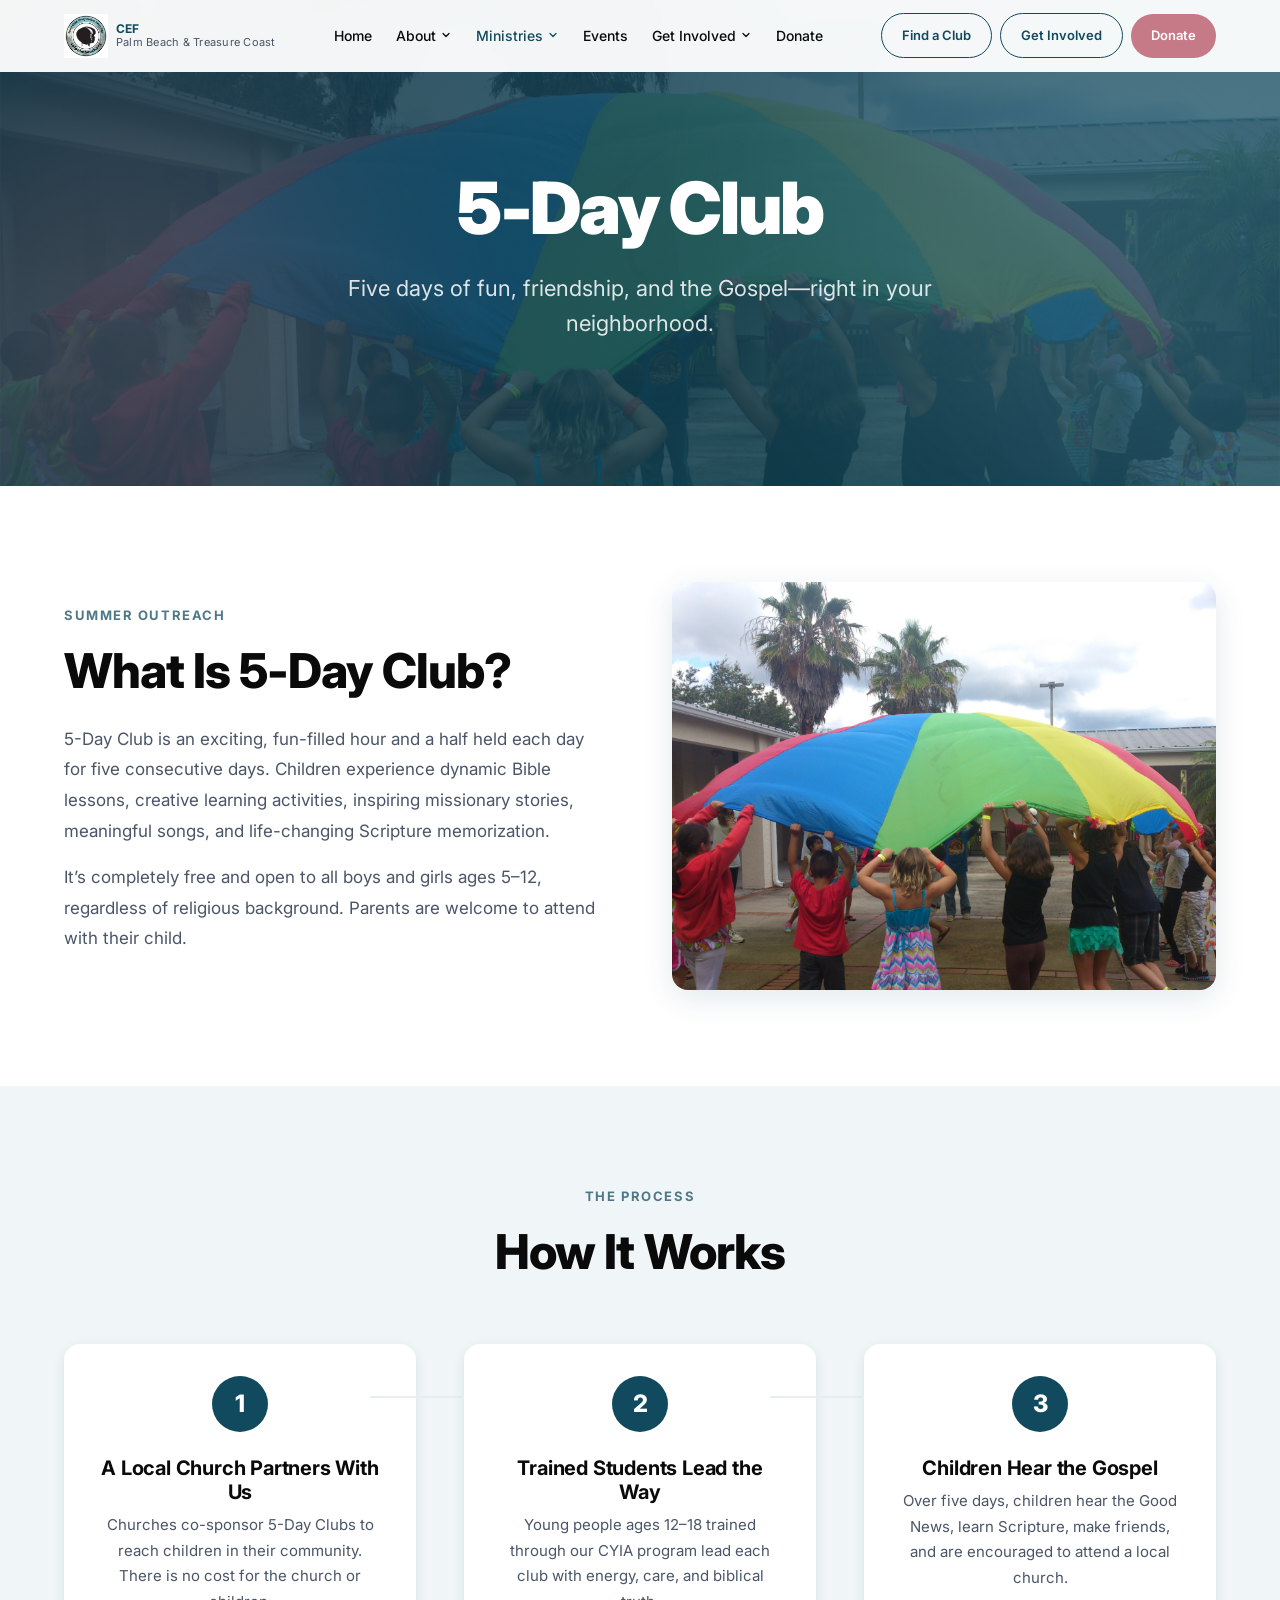
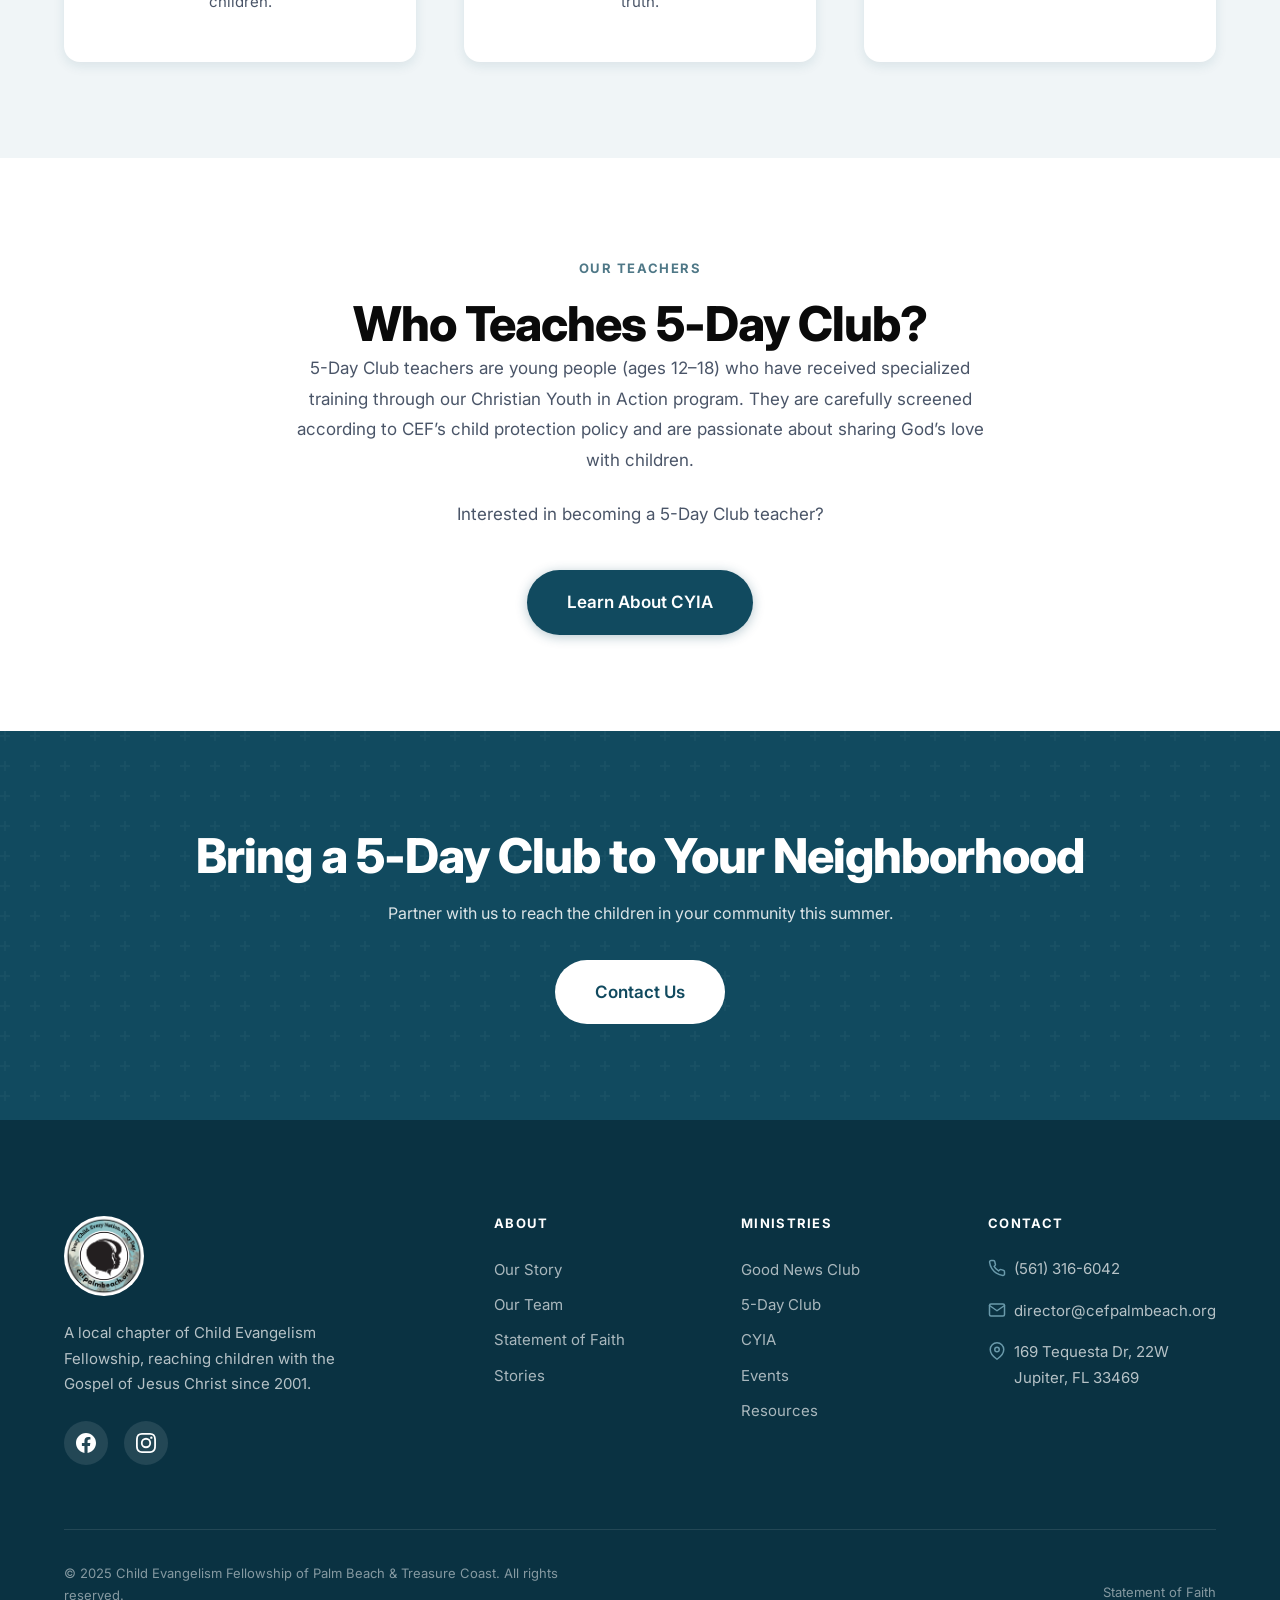
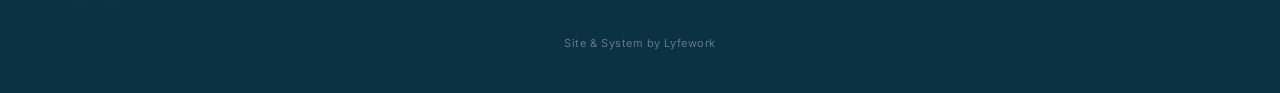
<file: pages/5-day-club.html>
<!DOCTYPE html>
<html lang="en">
<head>
  <meta charset="UTF-8">
  <meta name="viewport" content="width=device-width, initial-scale=1.0">
  <title>5-Day Club | Summer Outreach | CEF Palm Beach</title>
  <meta name="description" content="5-Day Club brings exciting Bible lessons, songs, and activities to children ages 5-12 during five consecutive summer days across Palm Beach County.">
  <link rel="canonical" href="https://www.cefpalmbeach.org/pages/5-day-club.html">

  <!-- Open Graph -->
  <meta property="og:title" content="5-Day Club | Summer Outreach | CEF Palm Beach">
  <meta property="og:description" content="5-Day Club brings exciting Bible lessons, songs, and activities to children ages 5-12 during five consecutive summer days across Palm Beach County.">
  <meta property="og:type" content="website">
  <meta property="og:url" content="https://www.cefpalmbeach.org/pages/5-day-club.html">
  <meta property="og:image" content="https://www.cefpalmbeach.org/assets/images/5-day-club.jpg">
  <meta property="og:site_name" content="CEF Palm Beach &amp; Treasure Coast">

  <!-- Google Fonts -->
  <link rel="preconnect" href="https://fonts.googleapis.com">
  <link rel="preconnect" href="https://fonts.gstatic.com" crossorigin>
  <link href="https://fonts.googleapis.com/css2?family=Inter:wght@300;400;500;600;700;800;900&display=swap" rel="stylesheet">

  <!-- Styles -->
  <link rel="stylesheet" href="../css/styles.css">

  <!-- Page-Specific Styles -->
  <style>
    /* Two-Column Content Block */
    .content-split {
      display: grid;
      grid-template-columns: 1fr 1fr;
      gap: var(--space-3xl);
      align-items: center;
    }

    .content-split__text h2 {
      margin-bottom: var(--space-lg);
    }

    .content-split__text p {
      font-size: 1.0625rem;
      line-height: 1.8;
      color: var(--color-text-muted);
    }

    .content-split__image {
      border-radius: var(--radius-lg);
      overflow: hidden;
      box-shadow: var(--shadow-lg);
    }

    .content-split__image img {
      width: 100%;
      height: 100%;
      object-fit: cover;
      aspect-ratio: 4 / 3;
    }

    /* Steps Section */
    .steps {
      display: grid;
      grid-template-columns: repeat(3, 1fr);
      gap: var(--space-2xl);
      counter-reset: step-counter;
    }

    .step {
      text-align: center;
      padding: var(--space-xl);
      background: var(--color-white);
      border-radius: var(--radius-lg);
      box-shadow: var(--shadow-md);
      position: relative;
      transition: transform var(--duration-normal), box-shadow var(--duration-normal);
    }

    .step:hover {
      transform: translateY(-4px);
      box-shadow: var(--shadow-lg);
    }

    .step__number {
      counter-increment: step-counter;
      width: 56px;
      height: 56px;
      border-radius: 50%;
      background: var(--color-primary);
      color: var(--color-white);
      display: inline-flex;
      align-items: center;
      justify-content: center;
      font-size: 1.5rem;
      font-weight: 800;
      margin-bottom: var(--space-lg);
    }

    .step__title {
      font-size: 1.25rem;
      font-weight: 700;
      color: var(--color-text);
      margin-bottom: var(--space-sm);
    }

    .step__text {
      font-size: 0.9375rem;
      line-height: 1.7;
      color: var(--color-text-muted);
    }

    /* Who Teaches Section */
    .who-teaches {
      max-width: 720px;
      margin: 0 auto;
      text-align: center;
    }

    .who-teaches p {
      font-size: 1.0625rem;
      line-height: 1.8;
      color: var(--color-text-muted);
      margin-bottom: var(--space-lg);
    }

    .who-teaches .btn {
      margin-top: var(--space-md);
    }

    @media (max-width: 768px) {
      .content-split {
        grid-template-columns: 1fr;
        gap: var(--space-xl);
      }

      .content-split__image {
        order: -1;
      }

      .steps {
        grid-template-columns: 1fr;
        gap: var(--space-lg);
      }

      .content-split__text {
        text-align: center;
      }

      .content-split__text .btn {
        margin-left: auto;
        margin-right: auto;
      }

      .who-teaches {
        text-align: center;
      }

      .who-teaches .btn {
        margin-left: auto;
        margin-right: auto;
      }
    }
  </style>
</head>
<body>

  <!-- Skip Link -->
  <a href="#main-content" class="skip-link">Skip to main content</a>

  <!-- ============================================
       HEADER
       ============================================ -->
  <header class="header" role="banner">
    <div class="header__inner">
      <!-- Logo -->
      <a href="../index.html" class="header__logo" aria-label="CEF Palm Beach &amp; Treasure Coast - Home">
        <img src="../assets/images/logo.png" alt="CEF Palm Beach &amp; Treasure Coast" width="44" height="44">
        <div class="header__logo-text">
          CEF
          <span>Palm Beach &amp; Treasure Coast</span>
        </div>
      </a>

      <!-- Desktop Navigation -->
      <nav class="nav" aria-label="Main navigation">
        <ul class="nav__list">
          <li class="nav__item">
            <a href="../index.html" class="nav__link">Home</a>
          </li>
          <li class="nav__item">
            <a href="our-team.html" class="nav__link" aria-haspopup="true" aria-expanded="false">
              About
              <svg xmlns="http://www.w3.org/2000/svg" viewBox="0 0 24 24" fill="none" stroke="currentColor" stroke-width="2.5" stroke-linecap="round" stroke-linejoin="round" aria-hidden="true"><polyline points="6 9 12 15 18 9"></polyline></svg>
            </a>
            <ul class="nav__dropdown" role="menu">
              <li><a href="../index.html#mission" class="nav__dropdown-link" role="menuitem">Our Story</a></li>
              <li><a href="statement-of-faith.html" class="nav__dropdown-link" role="menuitem">Statement of Faith</a></li>
              <li><a href="our-team.html" class="nav__dropdown-link" role="menuitem">Our Team</a></li>
              <li><a href="stories.html" class="nav__dropdown-link" role="menuitem">Stories</a></li>
            </ul>
          </li>
          <li class="nav__item">
            <a href="ministries.html" class="nav__link nav__link--active" aria-haspopup="true" aria-expanded="false">
              Ministries
              <svg xmlns="http://www.w3.org/2000/svg" viewBox="0 0 24 24" fill="none" stroke="currentColor" stroke-width="2.5" stroke-linecap="round" stroke-linejoin="round" aria-hidden="true"><polyline points="6 9 12 15 18 9"></polyline></svg>
            </a>
            <ul class="nav__dropdown" role="menu">
              <li><a href="good-news-club.html" class="nav__dropdown-link" role="menuitem">Good News Club</a></li>
              <li><a href="5-day-club.html" class="nav__dropdown-link" role="menuitem">5-Day Club</a></li>
              <li><a href="cyia.html" class="nav__dropdown-link" role="menuitem">CYIA</a></li>
              <li><a href="nextgen.html" class="nav__dropdown-link" role="menuitem">NextGen</a></li>
            </ul>
          </li>
          <li class="nav__item">
            <a href="events.html" class="nav__link">Events</a>
          </li>
          <li class="nav__item">
            <a href="volunteer.html" class="nav__link" aria-haspopup="true" aria-expanded="false">
              Get Involved
              <svg xmlns="http://www.w3.org/2000/svg" viewBox="0 0 24 24" fill="none" stroke="currentColor" stroke-width="2.5" stroke-linecap="round" stroke-linejoin="round" aria-hidden="true"><polyline points="6 9 12 15 18 9"></polyline></svg>
            </a>
            <ul class="nav__dropdown" role="menu">
              <li><a href="volunteer.html" class="nav__dropdown-link" role="menuitem">Volunteer</a></li>
              <li><a href="pray.html" class="nav__dropdown-link" role="menuitem">Pray</a></li>
              <li><a href="resources.html" class="nav__dropdown-link" role="menuitem">Resources</a></li>
            </ul>
          </li>
          <li class="nav__item">
            <a href="donate.html" class="nav__link">Donate</a>
          </li>
        </ul>
      </nav>

      <!-- Header CTAs -->
      <div class="header__ctas">
        <a href="good-news-club.html#find" class="header__cta header__cta--outline">Find a Club</a>
        <a href="volunteer.html" class="header__cta header__cta--outline">Get Involved</a>
        <a href="donate.html" class="header__cta header__cta--accent">Donate</a>
      </div>

      <!-- Mobile Menu Toggle -->
      <button class="menu-toggle" aria-label="Toggle navigation menu" aria-expanded="false" aria-controls="mobile-menu">
        <span></span>
        <span></span>
        <span></span>
      </button>
    </div>
  </header>

  <!-- Mobile Menu -->
  <nav class="mobile-menu" id="mobile-menu" aria-label="Mobile navigation">
    <ul class="mobile-menu__list">
      <li class="mobile-menu__item">
        <a href="../index.html" class="mobile-menu__link">Home</a>
      </li>
      <li class="mobile-menu__item">
        <a href="#" class="mobile-menu__link mobile-menu__toggle">
          About
          <svg xmlns="http://www.w3.org/2000/svg" width="20" height="20" viewBox="0 0 24 24" fill="none" stroke="currentColor" stroke-width="2" stroke-linecap="round" stroke-linejoin="round" aria-hidden="true"><polyline points="6 9 12 15 18 9"></polyline></svg>
        </a>
        <ul class="mobile-menu__sub">
          <li><a href="../index.html#mission">Our Story</a></li>
          <li><a href="statement-of-faith.html">Statement of Faith</a></li>
          <li><a href="our-team.html">Our Team</a></li>
          <li><a href="stories.html">Stories</a></li>
        </ul>
      </li>
      <li class="mobile-menu__item">
        <a href="#" class="mobile-menu__link mobile-menu__toggle">
          Ministries
          <svg xmlns="http://www.w3.org/2000/svg" width="20" height="20" viewBox="0 0 24 24" fill="none" stroke="currentColor" stroke-width="2" stroke-linecap="round" stroke-linejoin="round" aria-hidden="true"><polyline points="6 9 12 15 18 9"></polyline></svg>
        </a>
        <ul class="mobile-menu__sub">
          <li><a href="good-news-club.html">Good News Club</a></li>
          <li><a href="5-day-club.html">5-Day Club</a></li>
          <li><a href="cyia.html">CYIA</a></li>
          <li><a href="nextgen.html">NextGen</a></li>
        </ul>
      </li>
      <li class="mobile-menu__item">
        <a href="events.html" class="mobile-menu__link">Events</a>
      </li>
      <li class="mobile-menu__item">
        <a href="#" class="mobile-menu__link mobile-menu__toggle">
          Get Involved
          <svg xmlns="http://www.w3.org/2000/svg" width="20" height="20" viewBox="0 0 24 24" fill="none" stroke="currentColor" stroke-width="2" stroke-linecap="round" stroke-linejoin="round" aria-hidden="true"><polyline points="6 9 12 15 18 9"></polyline></svg>
        </a>
        <ul class="mobile-menu__sub">
          <li><a href="volunteer.html">Volunteer</a></li>
          <li><a href="pray.html">Pray</a></li>
          <li><a href="resources.html">Resources</a></li>
        </ul>
      </li>
      <li class="mobile-menu__item">
        <a href="donate.html" class="mobile-menu__link">Donate</a>
      </li>
    </ul>
    <div class="mobile-menu__ctas">
      <a href="good-news-club.html#find" class="btn btn--primary">Find a Club</a>
      <a href="volunteer.html" class="btn btn--secondary">Get Involved</a>
      <a href="donate.html" class="btn btn--accent">Donate</a>
    </div>
  </nav>

  <!-- ============================================
       MAIN CONTENT
       ============================================ -->
  <main id="main-content">

    <!-- ============================================
         HERO SECTION
         ============================================ -->
    <section class="hero hero--short" aria-labelledby="hero-heading">
      <div class="hero__bg">
        <img src="../assets/images/5-day-club.jpg"
             alt="Children enjoying outdoor activities during a 5-Day Club summer program"
             width="1920" height="1080">
      </div>
      <div class="hero__overlay"></div>
      <div class="hero__aurora"></div>

      <div class="hero__content">
        <h1 id="hero-heading" class="hero__title">5-Day Club</h1>
        <p class="hero__subtitle">
          Five days of fun, friendship, and the Gospel&mdash;right in your neighborhood.
        </p>
      </div>
    </section>

    <!-- ============================================
         WHAT IS 5-DAY CLUB
         ============================================ -->
    <section class="section" aria-labelledby="what-heading">
      <div class="container">
        <div class="content-split fade-up">
          <div class="content-split__text">
            <span class="section__label">Summer Outreach</span>
            <h2 id="what-heading">What Is 5-Day Club?</h2>
            <p>
              5-Day Club is an exciting, fun-filled hour and a half held each day for five consecutive days. Children experience dynamic Bible lessons, creative learning activities, inspiring missionary stories, meaningful songs, and life-changing Scripture memorization.
            </p>
            <p>
              It&rsquo;s completely free and open to all boys and girls ages 5&ndash;12, regardless of religious background. Parents are welcome to attend with their child.
            </p>
          </div>
          <div class="content-split__image">
            <img src="../assets/images/5-day-club.jpg"
                 alt="Children gathered together during a 5-Day Club session, engaged in Bible activities"
                 width="600" height="450"
                 loading="lazy">
          </div>
        </div>
      </div>
    </section>

    <!-- ============================================
         HOW IT WORKS
         ============================================ -->
    <section class="section section--alt" aria-labelledby="how-heading">
      <div class="container">
        <div class="section__header fade-up">
          <span class="section__label">The Process</span>
          <h2 id="how-heading">How It Works</h2>
        </div>

        <div class="steps stagger">

          <div class="step">
            <div class="step__number">1</div>
            <h3 class="step__title">A Local Church Partners With Us</h3>
            <p class="step__text">Churches co-sponsor 5-Day Clubs to reach children in their community. There is no cost for the church or children.</p>
          </div>

          <div class="step">
            <div class="step__number">2</div>
            <h3 class="step__title">Trained Students Lead the Way</h3>
            <p class="step__text">Young people ages 12&ndash;18 trained through our CYIA program lead each club with energy, care, and biblical truth.</p>
          </div>

          <div class="step">
            <div class="step__number">3</div>
            <h3 class="step__title">Children Hear the Gospel</h3>
            <p class="step__text">Over five days, children hear the Good News, learn Scripture, make friends, and are encouraged to attend a local church.</p>
          </div>

        </div>
      </div>
    </section>

    <!-- ============================================
         WHO TEACHES
         ============================================ -->
    <section class="section" aria-labelledby="teachers-heading">
      <div class="container">
        <div class="who-teaches fade-up">
          <span class="section__label">Our Teachers</span>
          <h2 id="teachers-heading">Who Teaches 5-Day Club?</h2>
          <p>
            5-Day Club teachers are young people (ages 12&ndash;18) who have received specialized training through our Christian Youth in Action program. They are carefully screened according to CEF&rsquo;s child protection policy and are passionate about sharing God&rsquo;s love with children.
          </p>
          <p>Interested in becoming a 5-Day Club teacher?</p>
          <a href="cyia.html" class="btn btn--primary btn--lg">Learn About CYIA</a>
        </div>
      </div>
    </section>

    <!-- ============================================
         CTA BANNER
         ============================================ -->
    <section class="cta-banner" aria-labelledby="cta-heading">
      <div class="container fade-up">
        <h2 id="cta-heading">Bring a 5-Day Club to Your Neighborhood</h2>
        <p>Partner with us to reach the children in your community this summer.</p>
        <a href="mailto:Director@cefpalmbeach.org" class="btn btn--white btn--lg">Contact Us</a>
      </div>
    </section>

  </main>

  <!-- ============================================
       FOOTER
       ============================================ -->
  <footer class="footer" role="contentinfo">
    <div class="container">
      <div class="footer__grid">

        <!-- Brand Column -->
        <div class="footer__brand">
          <img src="../assets/images/logo.png" alt="CEF Palm Beach &amp; Treasure Coast" class="footer__logo" width="80" height="80">
          <p class="footer__tagline">
            A local chapter of Child Evangelism Fellowship, reaching children with the Gospel of Jesus Christ since 2001.
          </p>
          <div class="footer__social">
            <a href="https://www.facebook.com/cefpalmbeach" aria-label="Follow us on Facebook" target="_blank" rel="noopener noreferrer">
              <svg xmlns="http://www.w3.org/2000/svg" width="20" height="20" viewBox="0 0 24 24" fill="currentColor" aria-hidden="true">
                <path d="M24 12.073c0-6.627-5.373-12-12-12s-12 5.373-12 12c0 5.99 4.388 10.954 10.125 11.854v-8.385H7.078v-3.47h3.047V9.43c0-3.007 1.792-4.669 4.533-4.669 1.312 0 2.686.235 2.686.235v2.953H15.83c-1.491 0-1.956.925-1.956 1.874v2.25h3.328l-.532 3.47h-2.796v8.385C19.612 23.027 24 18.062 24 12.073z"/>
              </svg>
            </a>
            <a href="https://www.instagram.com/cefpalmbeach" aria-label="Follow us on Instagram" target="_blank" rel="noopener noreferrer">
              <svg xmlns="http://www.w3.org/2000/svg" width="20" height="20" viewBox="0 0 24 24" fill="currentColor" aria-hidden="true">
                <path d="M12 2.163c3.204 0 3.584.012 4.85.07 3.252.148 4.771 1.691 4.919 4.919.058 1.265.069 1.645.069 4.849 0 3.205-.012 3.584-.069 4.849-.149 3.225-1.664 4.771-4.919 4.919-1.266.058-1.644.07-4.85.07-3.204 0-3.584-.012-4.849-.07-3.26-.149-4.771-1.699-4.919-4.92-.058-1.265-.07-1.644-.07-4.849 0-3.204.013-3.583.07-4.849.149-3.227 1.664-4.771 4.919-4.919 1.266-.057 1.645-.069 4.849-.069zM12 0C8.741 0 8.333.014 7.053.072 2.695.272.273 2.69.073 7.052.014 8.333 0 8.741 0 12c0 3.259.014 3.668.072 4.948.2 4.358 2.618 6.78 6.98 6.98C8.333 23.986 8.741 24 12 24c3.259 0 3.668-.014 4.948-.072 4.354-.2 6.782-2.618 6.979-6.98.059-1.28.073-1.689.073-4.948 0-3.259-.014-3.667-.072-4.947-.196-4.354-2.617-6.78-6.979-6.98C15.668.014 15.259 0 12 0zm0 5.838a6.162 6.162 0 100 12.324 6.162 6.162 0 000-12.324zM12 16a4 4 0 110-8 4 4 0 010 8zm6.406-11.845a1.44 1.44 0 100 2.881 1.44 1.44 0 000-2.881z"/>
              </svg>
            </a>
          </div>
        </div>

        <!-- About Column -->
        <div>
          <h4 class="footer__col-title">About</h4>
          <ul class="footer__links">
            <li><a href="../index.html#mission">Our Story</a></li>
            <li><a href="our-team.html">Our Team</a></li>
            <li><a href="statement-of-faith.html">Statement of Faith</a></li>
            <li><a href="stories.html">Stories</a></li>
          </ul>
        </div>

        <!-- Ministries Column -->
        <div>
          <h4 class="footer__col-title">Ministries</h4>
          <ul class="footer__links">
            <li><a href="good-news-club.html">Good News Club</a></li>
            <li><a href="5-day-club.html">5-Day Club</a></li>
            <li><a href="cyia.html">CYIA</a></li>
            <li><a href="events.html">Events</a></li>
            <li><a href="resources.html">Resources</a></li>
          </ul>
        </div>

        <!-- Contact Column -->
        <div>
          <h4 class="footer__col-title">Contact</h4>
          <address style="font-style: normal;">
            <div class="footer__contact-item">
              <svg xmlns="http://www.w3.org/2000/svg" width="18" height="18" viewBox="0 0 24 24" fill="none" stroke="currentColor" stroke-width="2" stroke-linecap="round" stroke-linejoin="round" aria-hidden="true">
                <path d="M22 16.92v3a2 2 0 0 1-2.18 2 19.79 19.79 0 0 1-8.63-3.07 19.5 19.5 0 0 1-6-6 19.79 19.79 0 0 1-3.07-8.67A2 2 0 0 1 4.11 2h3a2 2 0 0 1 2 1.72 12.84 12.84 0 0 0 .7 2.81 2 2 0 0 1-.45 2.11L8.09 9.91a16 16 0 0 0 6 6l1.27-1.27a2 2 0 0 1 2.11-.45 12.84 12.84 0 0 0 2.81.7A2 2 0 0 1 22 16.92z"></path>
              </svg>
              <a href="tel:+15613166042">(561) 316-6042</a>
            </div>
            <div class="footer__contact-item">
              <svg xmlns="http://www.w3.org/2000/svg" width="18" height="18" viewBox="0 0 24 24" fill="none" stroke="currentColor" stroke-width="2" stroke-linecap="round" stroke-linejoin="round" aria-hidden="true">
                <path d="M4 4h16c1.1 0 2 .9 2 2v12c0 1.1-.9 2-2 2H4c-1.1 0-2-.9-2-2V6c0-1.1.9-2 2-2z"></path>
                <polyline points="22,6 12,13 2,6"></polyline>
              </svg>
              <a href="mailto:director@cefpalmbeach.org">director@cefpalmbeach.org</a>
            </div>
            <div class="footer__contact-item">
              <svg xmlns="http://www.w3.org/2000/svg" width="18" height="18" viewBox="0 0 24 24" fill="none" stroke="currentColor" stroke-width="2" stroke-linecap="round" stroke-linejoin="round" aria-hidden="true">
                <path d="M21 10c0 7-9 13-9 13s-9-6-9-13a9 9 0 0 1 18 0z"></path>
                <circle cx="12" cy="10" r="3"></circle>
              </svg>
              <span>169 Tequesta Dr, 22W<br>Jupiter, FL 33469</span>
            </div>
          </address>
        </div>

      </div>

      <!-- Footer Bottom -->
      <div class="footer__bottom">
        <p class="footer__copy">&copy; 2025 Child Evangelism Fellowship of Palm Beach &amp; Treasure Coast. All rights reserved.</p>
        <div class="footer__legal">
          <a href="statement-of-faith.html">Statement of Faith</a>
        </div>
      </div>
    </div>
    <div class="lyf-credit">
      Site &amp; System by <a href="https://lyfework.io" target="_blank" rel="noopener">Lyfework</a>
    </div>
  </footer>

  <!-- Scripts -->
  <script src="../js/main.js"></script>

</body>
</html>
</file>
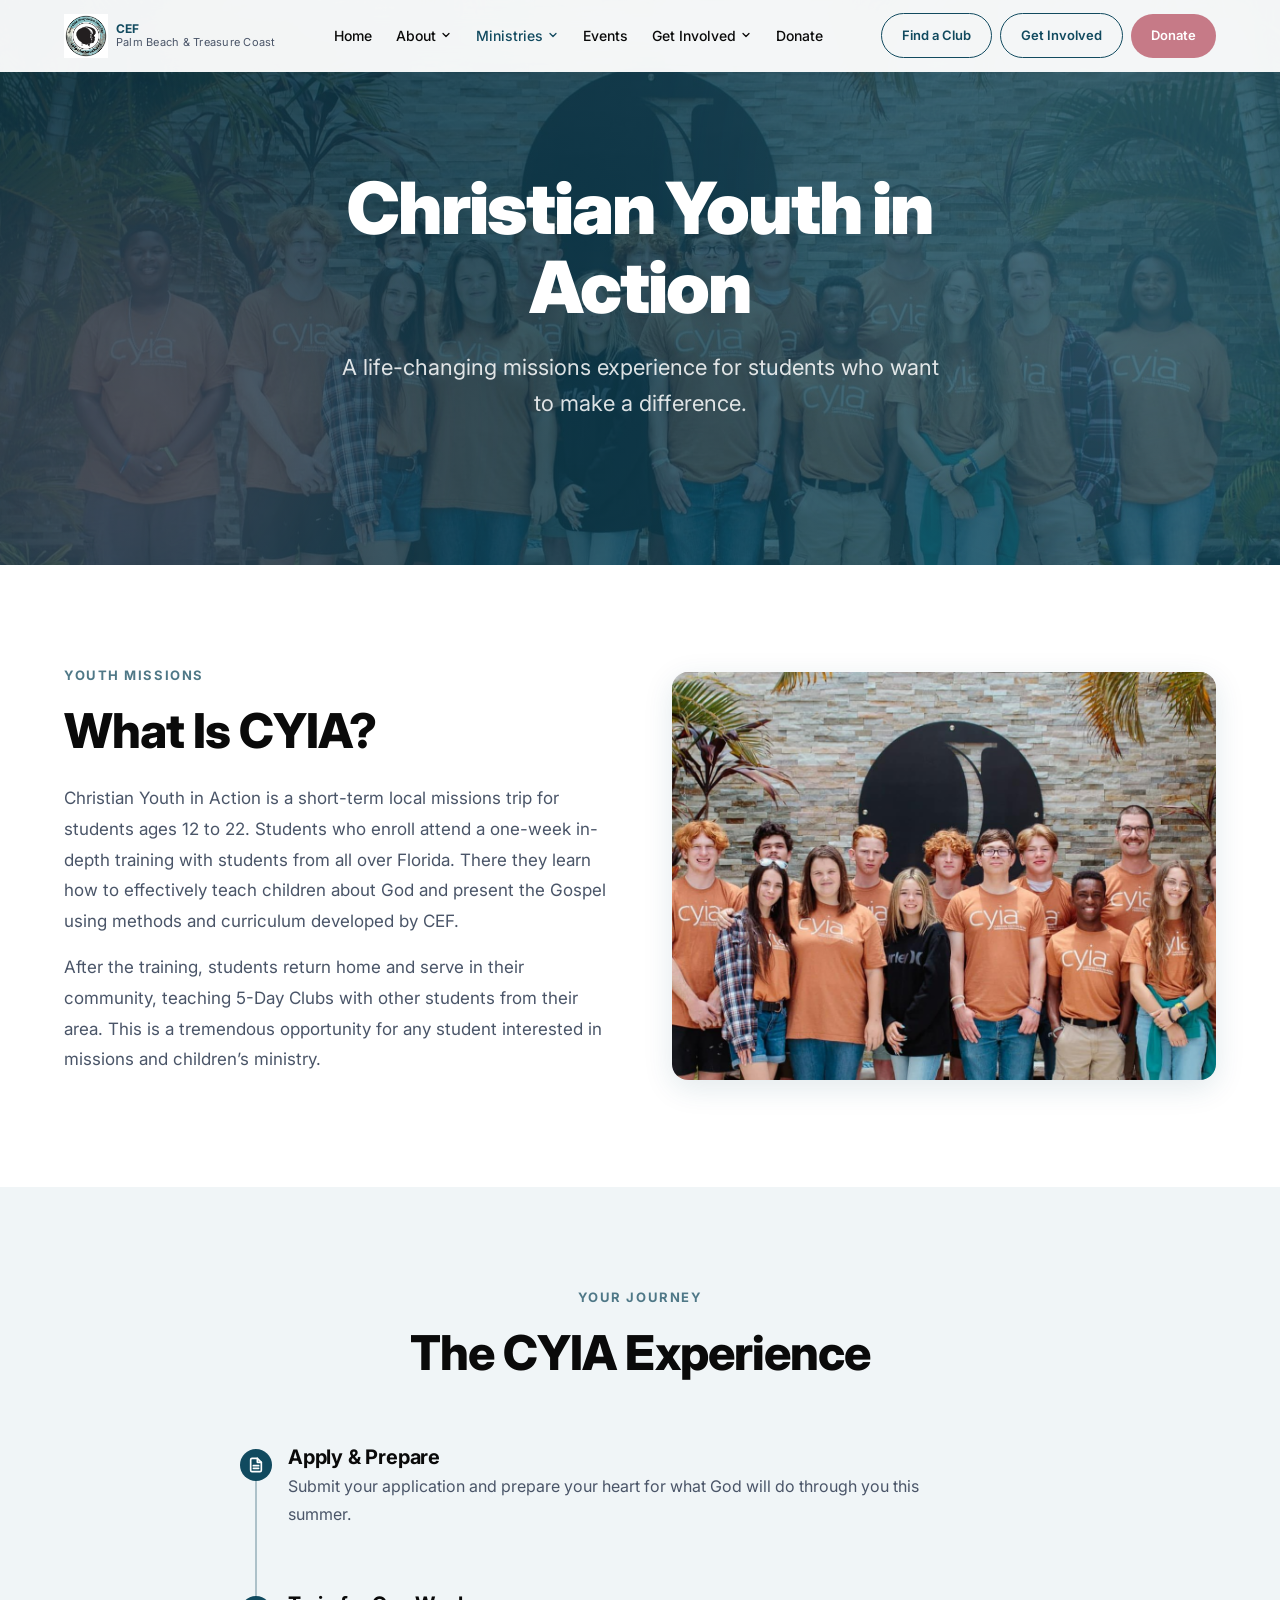
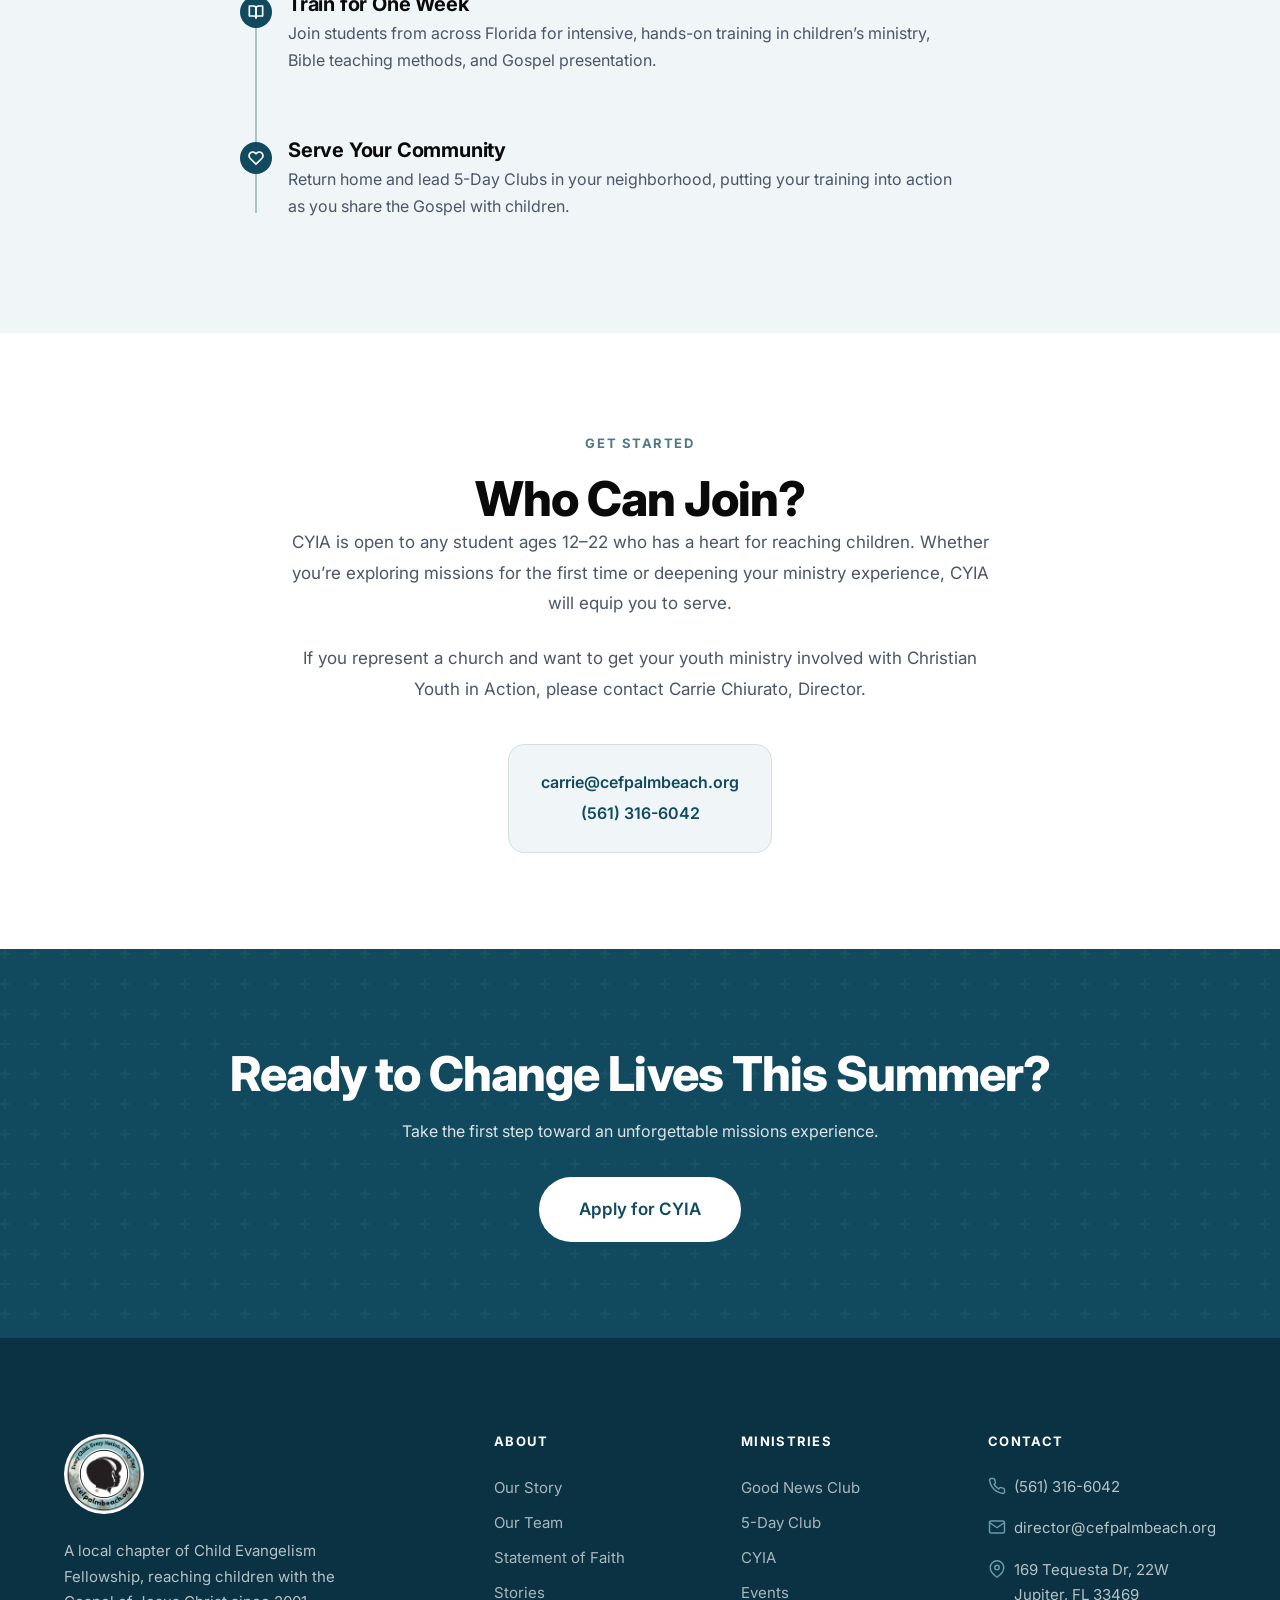
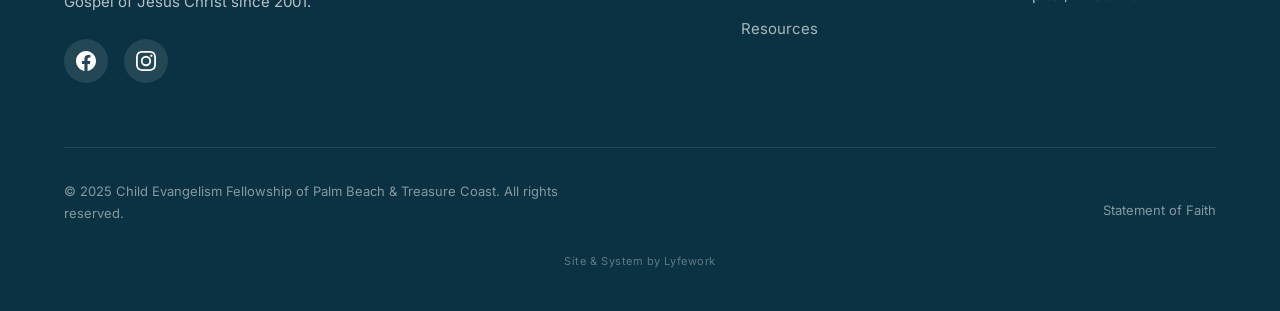
<file: pages/cyia.html>
<!DOCTYPE html>
<html lang="en">
<head>
  <meta charset="UTF-8">
  <meta name="viewport" content="width=device-width, initial-scale=1.0">
  <title>Christian Youth in Action | Youth Missions | CEF Palm Beach</title>
  <meta name="description" content="CYIA trains students ages 12-22 for short-term local missions, teaching them to share the Gospel with children through 5-Day Clubs in Palm Beach County.">
  <link rel="canonical" href="https://www.cefpalmbeach.org/pages/cyia.html">

  <!-- Open Graph -->
  <meta property="og:title" content="Christian Youth in Action | Youth Missions | CEF Palm Beach">
  <meta property="og:description" content="CYIA trains students ages 12-22 for short-term local missions, teaching them to share the Gospel with children through 5-Day Clubs in Palm Beach County.">
  <meta property="og:type" content="website">
  <meta property="og:url" content="https://www.cefpalmbeach.org/pages/cyia.html">
  <meta property="og:image" content="https://www.cefpalmbeach.org/assets/images/cyia.jpg">
  <meta property="og:site_name" content="CEF Palm Beach &amp; Treasure Coast">

  <!-- Google Fonts -->
  <link rel="preconnect" href="https://fonts.googleapis.com">
  <link rel="preconnect" href="https://fonts.gstatic.com" crossorigin>
  <link href="https://fonts.googleapis.com/css2?family=Inter:wght@300;400;500;600;700;800;900&display=swap" rel="stylesheet">

  <!-- Styles -->
  <link rel="stylesheet" href="../css/styles.css">

  <!-- Page-Specific Styles -->
  <style>
    /* Two-Column Content Block */
    .content-split {
      display: grid;
      grid-template-columns: 1fr 1fr;
      gap: var(--space-3xl);
      align-items: center;
    }

    .content-split__text h2 {
      margin-bottom: var(--space-lg);
    }

    .content-split__text p {
      font-size: 1.0625rem;
      line-height: 1.8;
      color: var(--color-text-muted);
    }

    .content-split__image {
      border-radius: var(--radius-lg);
      overflow: hidden;
      box-shadow: var(--shadow-lg);
    }

    .content-split__image img {
      width: 100%;
      height: 100%;
      object-fit: cover;
      aspect-ratio: 4 / 3;
    }

    /* Timeline / Process */
    .timeline {
      max-width: 800px;
      margin: 0 auto;
      position: relative;
      padding-left: 48px;
    }

    .timeline::before {
      content: '';
      position: absolute;
      left: 15px;
      top: 8px;
      bottom: 8px;
      width: 2px;
      background: var(--color-primary);
      opacity: 0.3;
    }

    .timeline__item {
      position: relative;
      padding-bottom: var(--space-2xl);
    }

    .timeline__item:last-child {
      padding-bottom: 0;
    }

    .timeline__dot {
      position: absolute;
      left: -48px;
      top: 4px;
      width: 32px;
      height: 32px;
      border-radius: 50%;
      background: var(--color-primary);
      display: flex;
      align-items: center;
      justify-content: center;
      z-index: 1;
    }

    .timeline__dot svg {
      width: 16px;
      height: 16px;
      color: var(--color-white);
    }

    .timeline__title {
      font-size: 1.25rem;
      font-weight: 700;
      color: var(--color-text);
      margin-bottom: var(--space-xs);
    }

    .timeline__text {
      font-size: 1rem;
      line-height: 1.7;
      color: var(--color-text-muted);
    }

    /* Who Can Join */
    .who-join {
      max-width: 720px;
      margin: 0 auto;
      text-align: center;
    }

    .who-join p {
      font-size: 1.0625rem;
      line-height: 1.8;
      color: var(--color-text-muted);
      margin-bottom: var(--space-lg);
    }

    .who-join__contact {
      display: inline-flex;
      flex-direction: column;
      gap: var(--space-xs);
      margin-top: var(--space-md);
      padding: var(--space-lg) var(--space-xl);
      background: var(--color-surface-alt);
      border-radius: var(--radius-lg);
      border: 1px solid var(--color-border);
    }

    .who-join__contact a {
      color: var(--color-primary);
      font-weight: 600;
      text-decoration: none;
      transition: color var(--duration-fast);
    }

    .who-join__contact a:hover {
      color: var(--color-primary-dark);
      text-decoration: underline;
    }

    @media (max-width: 768px) {
      .content-split {
        grid-template-columns: 1fr;
        gap: var(--space-xl);
      }

      .content-split__image {
        order: -1;
      }

      .timeline {
        padding-left: 40px;
      }

      .timeline__dot {
        left: -40px;
        width: 28px;
        height: 28px;
      }

      .timeline__dot svg {
        width: 14px;
        height: 14px;
      }

      .content-split__text {
        text-align: center;
      }

      .content-split__text .btn {
        margin-left: auto;
        margin-right: auto;
      }

      .who-join {
        text-align: center;
      }

      .who-join__contact {
        text-align: center;
      }
    }
  </style>
</head>
<body>

  <!-- Skip Link -->
  <a href="#main-content" class="skip-link">Skip to main content</a>

  <!-- ============================================
       HEADER
       ============================================ -->
  <header class="header" role="banner">
    <div class="header__inner">
      <!-- Logo -->
      <a href="../index.html" class="header__logo" aria-label="CEF Palm Beach &amp; Treasure Coast - Home">
        <img src="../assets/images/logo.png" alt="CEF Palm Beach &amp; Treasure Coast" width="44" height="44">
        <div class="header__logo-text">
          CEF
          <span>Palm Beach &amp; Treasure Coast</span>
        </div>
      </a>

      <!-- Desktop Navigation -->
      <nav class="nav" aria-label="Main navigation">
        <ul class="nav__list">
          <li class="nav__item">
            <a href="../index.html" class="nav__link">Home</a>
          </li>
          <li class="nav__item">
            <a href="our-team.html" class="nav__link" aria-haspopup="true" aria-expanded="false">
              About
              <svg xmlns="http://www.w3.org/2000/svg" viewBox="0 0 24 24" fill="none" stroke="currentColor" stroke-width="2.5" stroke-linecap="round" stroke-linejoin="round" aria-hidden="true"><polyline points="6 9 12 15 18 9"></polyline></svg>
            </a>
            <ul class="nav__dropdown" role="menu">
              <li><a href="../index.html#mission" class="nav__dropdown-link" role="menuitem">Our Story</a></li>
              <li><a href="statement-of-faith.html" class="nav__dropdown-link" role="menuitem">Statement of Faith</a></li>
              <li><a href="our-team.html" class="nav__dropdown-link" role="menuitem">Our Team</a></li>
              <li><a href="stories.html" class="nav__dropdown-link" role="menuitem">Stories</a></li>
            </ul>
          </li>
          <li class="nav__item">
            <a href="ministries.html" class="nav__link nav__link--active" aria-haspopup="true" aria-expanded="false">
              Ministries
              <svg xmlns="http://www.w3.org/2000/svg" viewBox="0 0 24 24" fill="none" stroke="currentColor" stroke-width="2.5" stroke-linecap="round" stroke-linejoin="round" aria-hidden="true"><polyline points="6 9 12 15 18 9"></polyline></svg>
            </a>
            <ul class="nav__dropdown" role="menu">
              <li><a href="good-news-club.html" class="nav__dropdown-link" role="menuitem">Good News Club</a></li>
              <li><a href="5-day-club.html" class="nav__dropdown-link" role="menuitem">5-Day Club</a></li>
              <li><a href="cyia.html" class="nav__dropdown-link" role="menuitem">CYIA</a></li>
              <li><a href="nextgen.html" class="nav__dropdown-link" role="menuitem">NextGen</a></li>
            </ul>
          </li>
          <li class="nav__item">
            <a href="events.html" class="nav__link">Events</a>
          </li>
          <li class="nav__item">
            <a href="volunteer.html" class="nav__link" aria-haspopup="true" aria-expanded="false">
              Get Involved
              <svg xmlns="http://www.w3.org/2000/svg" viewBox="0 0 24 24" fill="none" stroke="currentColor" stroke-width="2.5" stroke-linecap="round" stroke-linejoin="round" aria-hidden="true"><polyline points="6 9 12 15 18 9"></polyline></svg>
            </a>
            <ul class="nav__dropdown" role="menu">
              <li><a href="volunteer.html" class="nav__dropdown-link" role="menuitem">Volunteer</a></li>
              <li><a href="pray.html" class="nav__dropdown-link" role="menuitem">Pray</a></li>
              <li><a href="resources.html" class="nav__dropdown-link" role="menuitem">Resources</a></li>
            </ul>
          </li>
          <li class="nav__item">
            <a href="donate.html" class="nav__link">Donate</a>
          </li>
        </ul>
      </nav>

      <!-- Header CTAs -->
      <div class="header__ctas">
        <a href="good-news-club.html#find" class="header__cta header__cta--outline">Find a Club</a>
        <a href="volunteer.html" class="header__cta header__cta--outline">Get Involved</a>
        <a href="donate.html" class="header__cta header__cta--accent">Donate</a>
      </div>

      <!-- Mobile Menu Toggle -->
      <button class="menu-toggle" aria-label="Toggle navigation menu" aria-expanded="false" aria-controls="mobile-menu">
        <span></span>
        <span></span>
        <span></span>
      </button>
    </div>
  </header>

  <!-- Mobile Menu -->
  <nav class="mobile-menu" id="mobile-menu" aria-label="Mobile navigation">
    <ul class="mobile-menu__list">
      <li class="mobile-menu__item">
        <a href="../index.html" class="mobile-menu__link">Home</a>
      </li>
      <li class="mobile-menu__item">
        <a href="#" class="mobile-menu__link mobile-menu__toggle">
          About
          <svg xmlns="http://www.w3.org/2000/svg" width="20" height="20" viewBox="0 0 24 24" fill="none" stroke="currentColor" stroke-width="2" stroke-linecap="round" stroke-linejoin="round" aria-hidden="true"><polyline points="6 9 12 15 18 9"></polyline></svg>
        </a>
        <ul class="mobile-menu__sub">
          <li><a href="../index.html#mission">Our Story</a></li>
          <li><a href="statement-of-faith.html">Statement of Faith</a></li>
          <li><a href="our-team.html">Our Team</a></li>
          <li><a href="stories.html">Stories</a></li>
        </ul>
      </li>
      <li class="mobile-menu__item">
        <a href="#" class="mobile-menu__link mobile-menu__toggle">
          Ministries
          <svg xmlns="http://www.w3.org/2000/svg" width="20" height="20" viewBox="0 0 24 24" fill="none" stroke="currentColor" stroke-width="2" stroke-linecap="round" stroke-linejoin="round" aria-hidden="true"><polyline points="6 9 12 15 18 9"></polyline></svg>
        </a>
        <ul class="mobile-menu__sub">
          <li><a href="good-news-club.html">Good News Club</a></li>
          <li><a href="5-day-club.html">5-Day Club</a></li>
          <li><a href="cyia.html">CYIA</a></li>
          <li><a href="nextgen.html">NextGen</a></li>
        </ul>
      </li>
      <li class="mobile-menu__item">
        <a href="events.html" class="mobile-menu__link">Events</a>
      </li>
      <li class="mobile-menu__item">
        <a href="#" class="mobile-menu__link mobile-menu__toggle">
          Get Involved
          <svg xmlns="http://www.w3.org/2000/svg" width="20" height="20" viewBox="0 0 24 24" fill="none" stroke="currentColor" stroke-width="2" stroke-linecap="round" stroke-linejoin="round" aria-hidden="true"><polyline points="6 9 12 15 18 9"></polyline></svg>
        </a>
        <ul class="mobile-menu__sub">
          <li><a href="volunteer.html">Volunteer</a></li>
          <li><a href="pray.html">Pray</a></li>
          <li><a href="resources.html">Resources</a></li>
        </ul>
      </li>
      <li class="mobile-menu__item">
        <a href="donate.html" class="mobile-menu__link">Donate</a>
      </li>
    </ul>
    <div class="mobile-menu__ctas">
      <a href="good-news-club.html#find" class="btn btn--primary">Find a Club</a>
      <a href="volunteer.html" class="btn btn--secondary">Get Involved</a>
      <a href="donate.html" class="btn btn--accent">Donate</a>
    </div>
  </nav>

  <!-- ============================================
       MAIN CONTENT
       ============================================ -->
  <main id="main-content">

    <!-- ============================================
         HERO SECTION
         ============================================ -->
    <section class="hero hero--short" aria-labelledby="hero-heading">
      <div class="hero__bg">
        <img src="../assets/images/cyia.jpg"
             alt="Teenagers training together during a Christian Youth in Action summer program"
             width="1920" height="1080">
      </div>
      <div class="hero__overlay"></div>
      <div class="hero__aurora"></div>

      <div class="hero__content">
        <h1 id="hero-heading" class="hero__title">Christian Youth in Action</h1>
        <p class="hero__subtitle">
          A life-changing missions experience for students who want to make a difference.
        </p>
      </div>
    </section>

    <!-- ============================================
         WHAT IS CYIA
         ============================================ -->
    <section class="section" aria-labelledby="what-heading">
      <div class="container">
        <div class="content-split fade-up">
          <div class="content-split__text">
            <span class="section__label">Youth Missions</span>
            <h2 id="what-heading">What Is CYIA?</h2>
            <p>
              Christian Youth in Action is a short-term local missions trip for students ages 12 to 22. Students who enroll attend a one-week in-depth training with students from all over Florida. There they learn how to effectively teach children about God and present the Gospel using methods and curriculum developed by CEF.
            </p>
            <p>
              After the training, students return home and serve in their community, teaching 5-Day Clubs with other students from their area. This is a tremendous opportunity for any student interested in missions and children&rsquo;s ministry.
            </p>
          </div>
          <div class="content-split__image">
            <img src="../assets/images/cyia.jpg"
                 alt="CYIA students gathered during training, preparing for summer ministry"
                 width="600" height="450"
                 loading="lazy">
          </div>
        </div>
      </div>
    </section>

    <!-- ============================================
         THE CYIA EXPERIENCE
         ============================================ -->
    <section class="section section--alt" aria-labelledby="experience-heading">
      <div class="container">
        <div class="section__header fade-up">
          <span class="section__label">Your Journey</span>
          <h2 id="experience-heading">The CYIA Experience</h2>
        </div>

        <div class="timeline fade-up">

          <div class="timeline__item">
            <div class="timeline__dot">
              <svg xmlns="http://www.w3.org/2000/svg" viewBox="0 0 24 24" fill="none" stroke="currentColor" stroke-width="2.5" stroke-linecap="round" stroke-linejoin="round" aria-hidden="true">
                <path d="M14 2H6a2 2 0 0 0-2 2v16a2 2 0 0 0 2 2h12a2 2 0 0 0 2-2V8z"></path>
                <polyline points="14 2 14 8 20 8"></polyline>
                <line x1="16" y1="13" x2="8" y2="13"></line>
                <line x1="16" y1="17" x2="8" y2="17"></line>
              </svg>
            </div>
            <h3 class="timeline__title">Apply &amp; Prepare</h3>
            <p class="timeline__text">Submit your application and prepare your heart for what God will do through you this summer.</p>
          </div>

          <div class="timeline__item">
            <div class="timeline__dot">
              <svg xmlns="http://www.w3.org/2000/svg" viewBox="0 0 24 24" fill="none" stroke="currentColor" stroke-width="2.5" stroke-linecap="round" stroke-linejoin="round" aria-hidden="true">
                <path d="M2 3h6a4 4 0 0 1 4 4v14a3 3 0 0 0-3-3H2z"></path>
                <path d="M22 3h-6a4 4 0 0 0-4 4v14a3 3 0 0 1 3-3h7z"></path>
              </svg>
            </div>
            <h3 class="timeline__title">Train for One Week</h3>
            <p class="timeline__text">Join students from across Florida for intensive, hands-on training in children&rsquo;s ministry, Bible teaching methods, and Gospel presentation.</p>
          </div>

          <div class="timeline__item">
            <div class="timeline__dot">
              <svg xmlns="http://www.w3.org/2000/svg" viewBox="0 0 24 24" fill="none" stroke="currentColor" stroke-width="2.5" stroke-linecap="round" stroke-linejoin="round" aria-hidden="true">
                <path d="M20.84 4.61a5.5 5.5 0 0 0-7.78 0L12 5.67l-1.06-1.06a5.5 5.5 0 0 0-7.78 7.78l1.06 1.06L12 21.23l7.78-7.78 1.06-1.06a5.5 5.5 0 0 0 0-7.78z"></path>
              </svg>
            </div>
            <h3 class="timeline__title">Serve Your Community</h3>
            <p class="timeline__text">Return home and lead 5-Day Clubs in your neighborhood, putting your training into action as you share the Gospel with children.</p>
          </div>

        </div>
      </div>
    </section>

    <!-- ============================================
         WHO CAN JOIN
         ============================================ -->
    <section class="section" aria-labelledby="join-heading">
      <div class="container">
        <div class="who-join fade-up">
          <span class="section__label">Get Started</span>
          <h2 id="join-heading">Who Can Join?</h2>
          <p>
            CYIA is open to any student ages 12&ndash;22 who has a heart for reaching children. Whether you&rsquo;re exploring missions for the first time or deepening your ministry experience, CYIA will equip you to serve.
          </p>
          <p>
            If you represent a church and want to get your youth ministry involved with Christian Youth in Action, please contact Carrie Chiurato, Director.
          </p>
          <div class="who-join__contact">
            <a href="mailto:carrie@cefpalmbeach.org">carrie@cefpalmbeach.org</a>
            <a href="tel:+15613166042">(561) 316-6042</a>
          </div>
        </div>
      </div>
    </section>

    <!-- ============================================
         CTA BANNER
         ============================================ -->
    <section class="cta-banner" aria-labelledby="cta-heading">
      <div class="container fade-up">
        <h2 id="cta-heading">Ready to Change Lives This Summer?</h2>
        <p>Take the first step toward an unforgettable missions experience.</p>
        <a href="mailto:carrie@cefpalmbeach.org?subject=CYIA%20Interest" class="btn btn--white btn--lg">Apply for CYIA</a>
      </div>
    </section>

  </main>

  <!-- ============================================
       FOOTER
       ============================================ -->
  <footer class="footer" role="contentinfo">
    <div class="container">
      <div class="footer__grid">

        <!-- Brand Column -->
        <div class="footer__brand">
          <img src="../assets/images/logo.png" alt="CEF Palm Beach &amp; Treasure Coast" class="footer__logo" width="80" height="80">
          <p class="footer__tagline">
            A local chapter of Child Evangelism Fellowship, reaching children with the Gospel of Jesus Christ since 2001.
          </p>
          <div class="footer__social">
            <a href="https://www.facebook.com/cefpalmbeach" aria-label="Follow us on Facebook" target="_blank" rel="noopener noreferrer">
              <svg xmlns="http://www.w3.org/2000/svg" width="20" height="20" viewBox="0 0 24 24" fill="currentColor" aria-hidden="true">
                <path d="M24 12.073c0-6.627-5.373-12-12-12s-12 5.373-12 12c0 5.99 4.388 10.954 10.125 11.854v-8.385H7.078v-3.47h3.047V9.43c0-3.007 1.792-4.669 4.533-4.669 1.312 0 2.686.235 2.686.235v2.953H15.83c-1.491 0-1.956.925-1.956 1.874v2.25h3.328l-.532 3.47h-2.796v8.385C19.612 23.027 24 18.062 24 12.073z"/>
              </svg>
            </a>
            <a href="https://www.instagram.com/cefpalmbeach" aria-label="Follow us on Instagram" target="_blank" rel="noopener noreferrer">
              <svg xmlns="http://www.w3.org/2000/svg" width="20" height="20" viewBox="0 0 24 24" fill="currentColor" aria-hidden="true">
                <path d="M12 2.163c3.204 0 3.584.012 4.85.07 3.252.148 4.771 1.691 4.919 4.919.058 1.265.069 1.645.069 4.849 0 3.205-.012 3.584-.069 4.849-.149 3.225-1.664 4.771-4.919 4.919-1.266.058-1.644.07-4.85.07-3.204 0-3.584-.012-4.849-.07-3.26-.149-4.771-1.699-4.919-4.92-.058-1.265-.07-1.644-.07-4.849 0-3.204.013-3.583.07-4.849.149-3.227 1.664-4.771 4.919-4.919 1.266-.057 1.645-.069 4.849-.069zM12 0C8.741 0 8.333.014 7.053.072 2.695.272.273 2.69.073 7.052.014 8.333 0 8.741 0 12c0 3.259.014 3.668.072 4.948.2 4.358 2.618 6.78 6.98 6.98C8.333 23.986 8.741 24 12 24c3.259 0 3.668-.014 4.948-.072 4.354-.2 6.782-2.618 6.979-6.98.059-1.28.073-1.689.073-4.948 0-3.259-.014-3.667-.072-4.947-.196-4.354-2.617-6.78-6.979-6.98C15.668.014 15.259 0 12 0zm0 5.838a6.162 6.162 0 100 12.324 6.162 6.162 0 000-12.324zM12 16a4 4 0 110-8 4 4 0 010 8zm6.406-11.845a1.44 1.44 0 100 2.881 1.44 1.44 0 000-2.881z"/>
              </svg>
            </a>
          </div>
        </div>

        <!-- About Column -->
        <div>
          <h4 class="footer__col-title">About</h4>
          <ul class="footer__links">
            <li><a href="../index.html#mission">Our Story</a></li>
            <li><a href="our-team.html">Our Team</a></li>
            <li><a href="statement-of-faith.html">Statement of Faith</a></li>
            <li><a href="stories.html">Stories</a></li>
          </ul>
        </div>

        <!-- Ministries Column -->
        <div>
          <h4 class="footer__col-title">Ministries</h4>
          <ul class="footer__links">
            <li><a href="good-news-club.html">Good News Club</a></li>
            <li><a href="5-day-club.html">5-Day Club</a></li>
            <li><a href="cyia.html">CYIA</a></li>
            <li><a href="events.html">Events</a></li>
            <li><a href="resources.html">Resources</a></li>
          </ul>
        </div>

        <!-- Contact Column -->
        <div>
          <h4 class="footer__col-title">Contact</h4>
          <address style="font-style: normal;">
            <div class="footer__contact-item">
              <svg xmlns="http://www.w3.org/2000/svg" width="18" height="18" viewBox="0 0 24 24" fill="none" stroke="currentColor" stroke-width="2" stroke-linecap="round" stroke-linejoin="round" aria-hidden="true">
                <path d="M22 16.92v3a2 2 0 0 1-2.18 2 19.79 19.79 0 0 1-8.63-3.07 19.5 19.5 0 0 1-6-6 19.79 19.79 0 0 1-3.07-8.67A2 2 0 0 1 4.11 2h3a2 2 0 0 1 2 1.72 12.84 12.84 0 0 0 .7 2.81 2 2 0 0 1-.45 2.11L8.09 9.91a16 16 0 0 0 6 6l1.27-1.27a2 2 0 0 1 2.11-.45 12.84 12.84 0 0 0 2.81.7A2 2 0 0 1 22 16.92z"></path>
              </svg>
              <a href="tel:+15613166042">(561) 316-6042</a>
            </div>
            <div class="footer__contact-item">
              <svg xmlns="http://www.w3.org/2000/svg" width="18" height="18" viewBox="0 0 24 24" fill="none" stroke="currentColor" stroke-width="2" stroke-linecap="round" stroke-linejoin="round" aria-hidden="true">
                <path d="M4 4h16c1.1 0 2 .9 2 2v12c0 1.1-.9 2-2 2H4c-1.1 0-2-.9-2-2V6c0-1.1.9-2 2-2z"></path>
                <polyline points="22,6 12,13 2,6"></polyline>
              </svg>
              <a href="mailto:director@cefpalmbeach.org">director@cefpalmbeach.org</a>
            </div>
            <div class="footer__contact-item">
              <svg xmlns="http://www.w3.org/2000/svg" width="18" height="18" viewBox="0 0 24 24" fill="none" stroke="currentColor" stroke-width="2" stroke-linecap="round" stroke-linejoin="round" aria-hidden="true">
                <path d="M21 10c0 7-9 13-9 13s-9-6-9-13a9 9 0 0 1 18 0z"></path>
                <circle cx="12" cy="10" r="3"></circle>
              </svg>
              <span>169 Tequesta Dr, 22W<br>Jupiter, FL 33469</span>
            </div>
          </address>
        </div>

      </div>

      <!-- Footer Bottom -->
      <div class="footer__bottom">
        <p class="footer__copy">&copy; 2025 Child Evangelism Fellowship of Palm Beach &amp; Treasure Coast. All rights reserved.</p>
        <div class="footer__legal">
          <a href="statement-of-faith.html">Statement of Faith</a>
        </div>
      </div>
    </div>
    <div class="lyf-credit">
      Site &amp; System by <a href="https://lyfework.io" target="_blank" rel="noopener">Lyfework</a>
    </div>
  </footer>

  <!-- Scripts -->
  <script src="../js/main.js"></script>

</body>
</html>
</file>
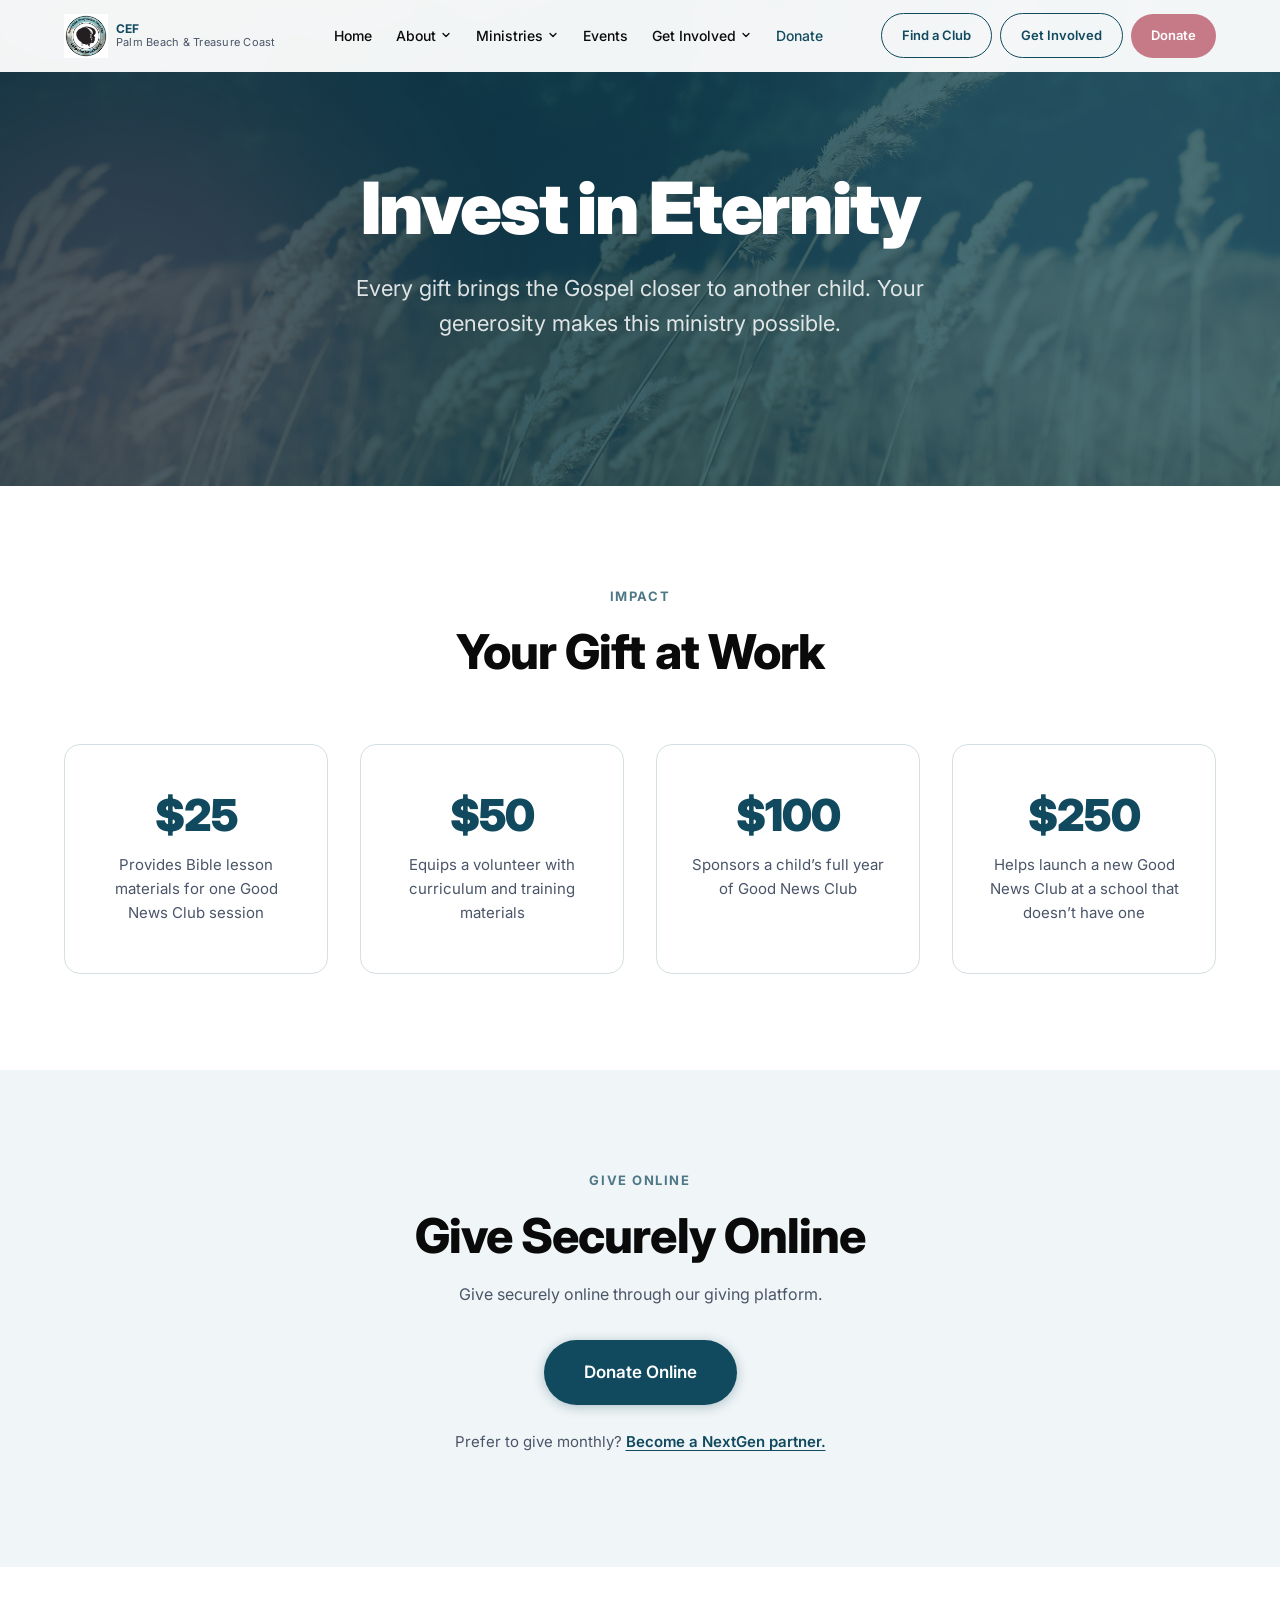
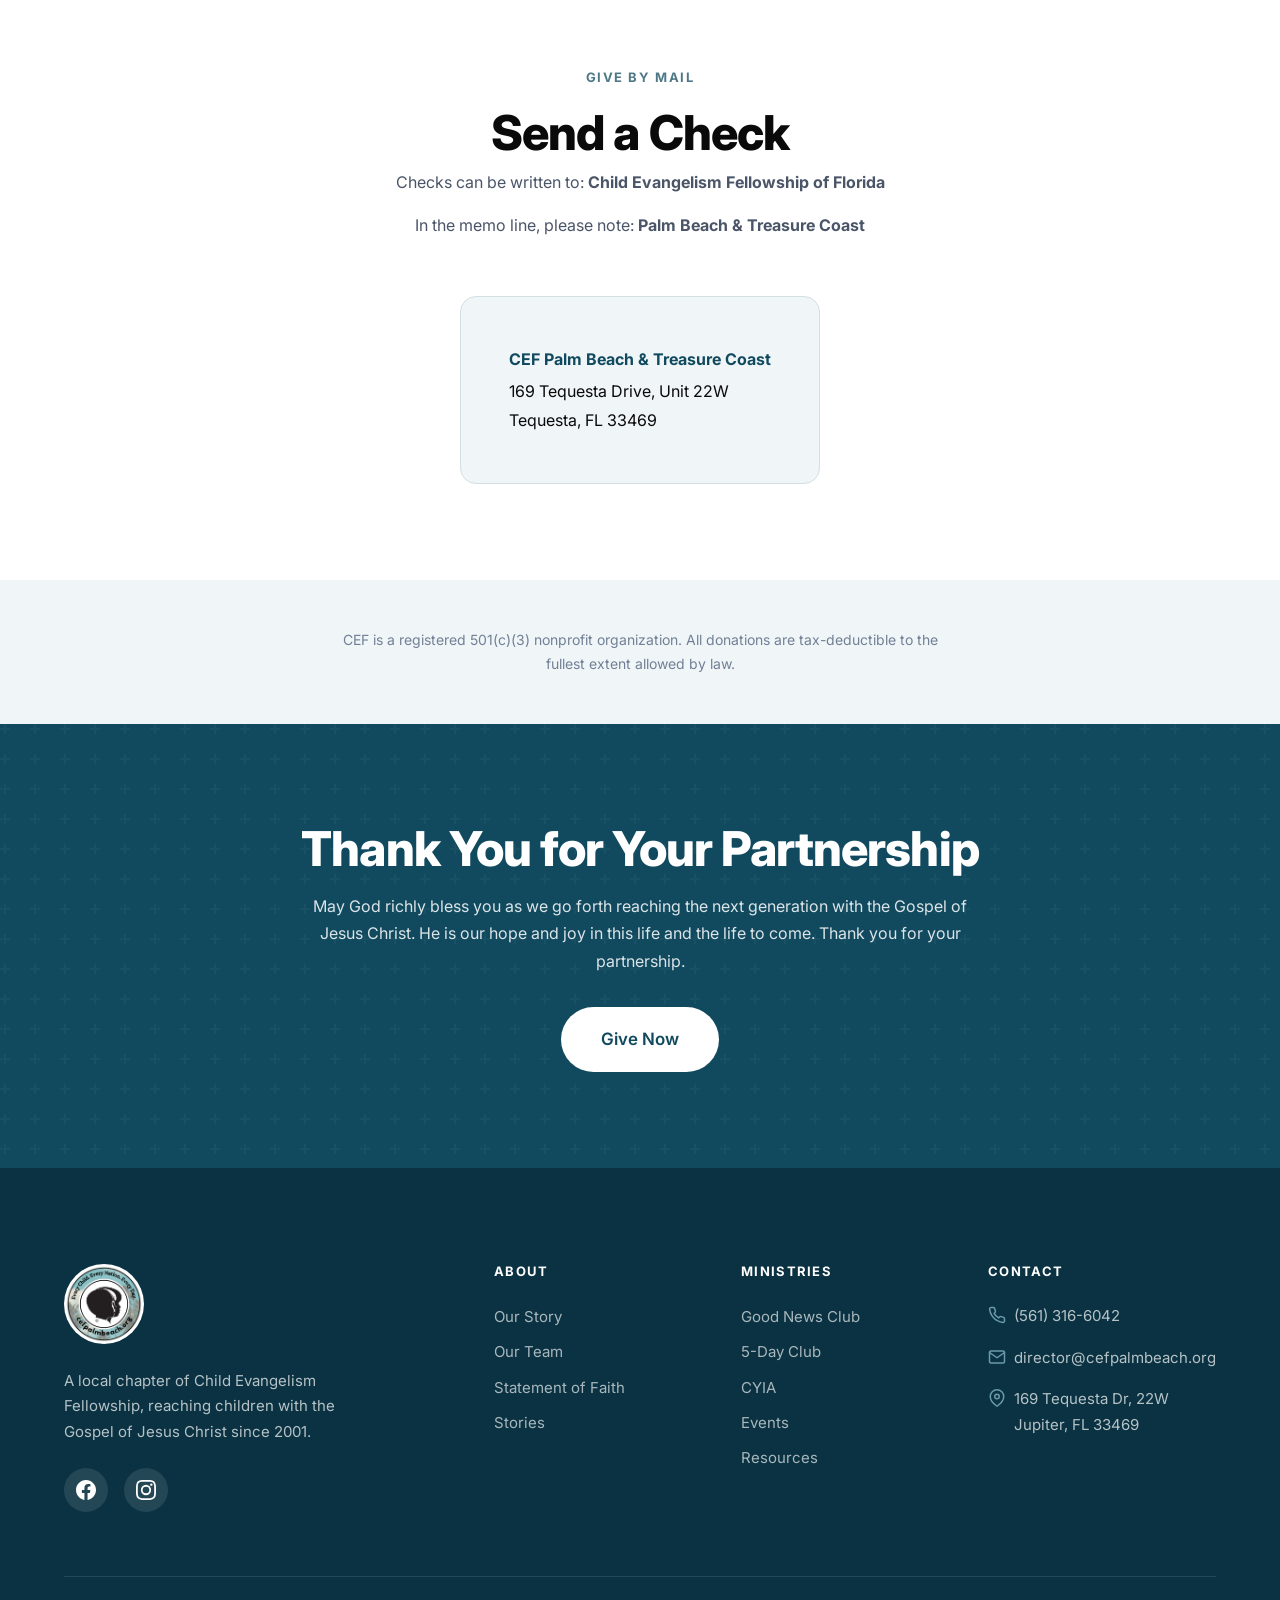
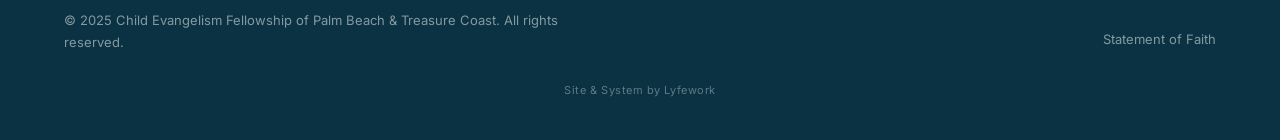
<file: pages/donate.html>
<!DOCTYPE html>
<html lang="en">
<head>
  <meta charset="UTF-8">
  <meta name="viewport" content="width=device-width, initial-scale=1.0">
  <title>Donate | Support Children's Ministry | CEF Palm Beach</title>
  <meta name="description" content="Your tax-deductible gift to CEF Palm Beach helps bring the Gospel to children in schools and neighborhoods across Palm Beach and Martin Counties.">
  <link rel="canonical" href="https://www.cefpalmbeach.org/pages/donate.html">

  <!-- Open Graph -->
  <meta property="og:title" content="Donate | Support Children's Ministry | CEF Palm Beach">
  <meta property="og:description" content="Your tax-deductible gift to CEF Palm Beach helps bring the Gospel to children in schools and neighborhoods across Palm Beach and Martin Counties.">
  <meta property="og:type" content="website">
  <meta property="og:url" content="https://www.cefpalmbeach.org/pages/donate.html">
  <meta property="og:site_name" content="CEF Palm Beach &amp; Treasure Coast">

  <!-- Google Fonts -->
  <link rel="preconnect" href="https://fonts.googleapis.com">
  <link rel="preconnect" href="https://fonts.gstatic.com" crossorigin>
  <link href="https://fonts.googleapis.com/css2?family=Inter:wght@300;400;500;600;700;800;900&display=swap" rel="stylesheet">

  <!-- Styles -->
  <link rel="stylesheet" href="../css/styles.css">

  <!-- Page-Specific Styles -->
  <style>
    /* Impact Cards with 3D tilt effect */
    .impact-grid {
      display: grid;
      grid-template-columns: repeat(4, 1fr);
      gap: var(--space-xl);
    }

    .impact-card {
      background: var(--color-surface);
      border: 1px solid var(--color-border);
      border-radius: var(--radius-lg);
      padding: var(--space-2xl) var(--space-xl);
      text-align: center;
      transition: all var(--duration-normal) var(--ease-out);
      position: relative;
      overflow: hidden;
      transform-style: preserve-3d;
      perspective: 800px;
    }

    .impact-card::before {
      content: '';
      position: absolute;
      top: 0;
      left: 0;
      right: 0;
      height: 4px;
      background: var(--color-primary);
      border-radius: var(--radius-lg) var(--radius-lg) 0 0;
      opacity: 0;
      transition: opacity var(--duration-normal);
    }

    .impact-card:hover {
      transform: translateY(-6px) rotateX(2deg) rotateY(-2deg);
      box-shadow: var(--shadow-xl);
      border-color: var(--color-primary);
    }

    .impact-card:hover::before {
      opacity: 1;
    }

    .impact-card__amount {
      font-size: clamp(2rem, 4vw, 2.75rem);
      font-weight: 900;
      color: var(--color-primary);
      line-height: 1;
      margin-bottom: var(--space-md);
      letter-spacing: -0.02em;
    }

    .impact-card__desc {
      font-size: 0.9375rem;
      color: var(--color-text-muted);
      line-height: 1.6;
      margin-bottom: 0;
    }

    /* Donate CTA */
    .donate-cta {
      text-align: center;
      background: var(--color-surface-alt);
      padding: var(--section-padding);
    }

    .donate-cta p {
      margin-left: auto;
      margin-right: auto;
    }

    .donate-cta__monthly {
      margin-top: var(--space-lg);
      font-size: 0.9375rem;
      color: var(--color-text-muted);
    }

    .donate-cta__monthly a {
      font-weight: 600;
      color: var(--color-primary);
      text-decoration: underline;
      text-underline-offset: 3px;
    }

    /* Mail Section */
    .mail-section {
      text-align: center;
    }

    .mail-section__address {
      background: var(--color-surface-alt);
      border-radius: var(--radius-lg);
      padding: var(--space-2xl);
      display: inline-block;
      margin-top: var(--space-xl);
      text-align: left;
      line-height: 1.8;
      border: 1px solid var(--color-border);
    }

    .mail-section__address strong {
      display: block;
      color: var(--color-primary);
      font-weight: 700;
      margin-bottom: var(--space-xs);
    }

    /* Tax Info */
    .tax-info {
      text-align: center;
      background: var(--color-surface-alt);
      padding: var(--space-2xl) var(--container-padding);
    }

    .tax-info p {
      margin-left: auto;
      margin-right: auto;
      font-size: 0.875rem;
      color: var(--color-text-light);
      max-width: 600px;
      margin-bottom: 0;
    }

    @media (max-width: 1024px) {
      .impact-grid {
        grid-template-columns: repeat(2, 1fr);
      }
    }

    @media (max-width: 768px) {
      .donate-cta .btn {
        width: 100%;
        max-width: 300px;
      }

      .mail-section__address {
        text-align: center;
      }
    }

    @media (max-width: 480px) {
      .impact-grid {
        grid-template-columns: 1fr;
      }
    }
  </style>
</head>
<body>

  <!-- Skip Link -->
  <a href="#main-content" class="skip-link">Skip to main content</a>

  <!-- ============================================
       HEADER
       ============================================ -->
  <header class="header" role="banner">
    <div class="header__inner">
      <!-- Logo -->
      <a href="../index.html" class="header__logo" aria-label="CEF Palm Beach &amp; Treasure Coast - Home">
        <img src="../assets/images/logo.png" alt="CEF Palm Beach &amp; Treasure Coast" width="44" height="44">
        <div class="header__logo-text">
          CEF
          <span>Palm Beach &amp; Treasure Coast</span>
        </div>
      </a>

      <!-- Desktop Navigation -->
      <nav class="nav" aria-label="Main navigation">
        <ul class="nav__list">
          <li class="nav__item">
            <a href="../index.html" class="nav__link">Home</a>
          </li>
          <li class="nav__item">
            <a href="our-team.html" class="nav__link" aria-haspopup="true" aria-expanded="false">
              About
              <svg xmlns="http://www.w3.org/2000/svg" viewBox="0 0 24 24" fill="none" stroke="currentColor" stroke-width="2.5" stroke-linecap="round" stroke-linejoin="round" aria-hidden="true"><polyline points="6 9 12 15 18 9"></polyline></svg>
            </a>
            <ul class="nav__dropdown" role="menu">
              <li><a href="../index.html#mission" class="nav__dropdown-link" role="menuitem">Our Story</a></li>
              <li><a href="statement-of-faith.html" class="nav__dropdown-link" role="menuitem">Statement of Faith</a></li>
              <li><a href="our-team.html" class="nav__dropdown-link" role="menuitem">Our Team</a></li>
              <li><a href="stories.html" class="nav__dropdown-link" role="menuitem">Stories</a></li>
            </ul>
          </li>
          <li class="nav__item">
            <a href="ministries.html" class="nav__link" aria-haspopup="true" aria-expanded="false">
              Ministries
              <svg xmlns="http://www.w3.org/2000/svg" viewBox="0 0 24 24" fill="none" stroke="currentColor" stroke-width="2.5" stroke-linecap="round" stroke-linejoin="round" aria-hidden="true"><polyline points="6 9 12 15 18 9"></polyline></svg>
            </a>
            <ul class="nav__dropdown" role="menu">
              <li><a href="good-news-club.html" class="nav__dropdown-link" role="menuitem">Good News Club</a></li>
              <li><a href="5-day-club.html" class="nav__dropdown-link" role="menuitem">5-Day Club</a></li>
              <li><a href="cyia.html" class="nav__dropdown-link" role="menuitem">CYIA</a></li>
              <li><a href="nextgen.html" class="nav__dropdown-link" role="menuitem">NextGen</a></li>
            </ul>
          </li>
          <li class="nav__item">
            <a href="events.html" class="nav__link">Events</a>
          </li>
          <li class="nav__item">
            <a href="volunteer.html" class="nav__link" aria-haspopup="true" aria-expanded="false">
              Get Involved
              <svg xmlns="http://www.w3.org/2000/svg" viewBox="0 0 24 24" fill="none" stroke="currentColor" stroke-width="2.5" stroke-linecap="round" stroke-linejoin="round" aria-hidden="true"><polyline points="6 9 12 15 18 9"></polyline></svg>
            </a>
            <ul class="nav__dropdown" role="menu">
              <li><a href="volunteer.html" class="nav__dropdown-link" role="menuitem">Volunteer</a></li>
              <li><a href="pray.html" class="nav__dropdown-link" role="menuitem">Pray</a></li>
              <li><a href="resources.html" class="nav__dropdown-link" role="menuitem">Resources</a></li>
            </ul>
          </li>
          <li class="nav__item">
            <a href="donate.html" class="nav__link nav__link--active">Donate</a>
          </li>
        </ul>
      </nav>

      <!-- Header CTAs -->
      <div class="header__ctas">
        <a href="good-news-club.html#find" class="header__cta header__cta--outline">Find a Club</a>
        <a href="volunteer.html" class="header__cta header__cta--outline">Get Involved</a>
        <a href="donate.html" class="header__cta header__cta--accent">Donate</a>
      </div>

      <!-- Mobile Menu Toggle -->
      <button class="menu-toggle" aria-label="Toggle navigation menu" aria-expanded="false" aria-controls="mobile-menu">
        <span></span>
        <span></span>
        <span></span>
      </button>
    </div>
  </header>

  <!-- Mobile Menu -->
  <nav class="mobile-menu" id="mobile-menu" aria-label="Mobile navigation">
    <ul class="mobile-menu__list">
      <li class="mobile-menu__item">
        <a href="../index.html" class="mobile-menu__link">Home</a>
      </li>
      <li class="mobile-menu__item">
        <a href="#" class="mobile-menu__link mobile-menu__toggle">
          About
          <svg xmlns="http://www.w3.org/2000/svg" width="20" height="20" viewBox="0 0 24 24" fill="none" stroke="currentColor" stroke-width="2" stroke-linecap="round" stroke-linejoin="round" aria-hidden="true"><polyline points="6 9 12 15 18 9"></polyline></svg>
        </a>
        <ul class="mobile-menu__sub">
          <li><a href="../index.html#mission">Our Story</a></li>
          <li><a href="statement-of-faith.html">Statement of Faith</a></li>
          <li><a href="our-team.html">Our Team</a></li>
          <li><a href="stories.html">Stories</a></li>
        </ul>
      </li>
      <li class="mobile-menu__item">
        <a href="#" class="mobile-menu__link mobile-menu__toggle">
          Ministries
          <svg xmlns="http://www.w3.org/2000/svg" width="20" height="20" viewBox="0 0 24 24" fill="none" stroke="currentColor" stroke-width="2" stroke-linecap="round" stroke-linejoin="round" aria-hidden="true"><polyline points="6 9 12 15 18 9"></polyline></svg>
        </a>
        <ul class="mobile-menu__sub">
          <li><a href="good-news-club.html">Good News Club</a></li>
          <li><a href="5-day-club.html">5-Day Club</a></li>
          <li><a href="cyia.html">CYIA</a></li>
          <li><a href="nextgen.html">NextGen</a></li>
        </ul>
      </li>
      <li class="mobile-menu__item">
        <a href="events.html" class="mobile-menu__link">Events</a>
      </li>
      <li class="mobile-menu__item">
        <a href="#" class="mobile-menu__link mobile-menu__toggle">
          Get Involved
          <svg xmlns="http://www.w3.org/2000/svg" width="20" height="20" viewBox="0 0 24 24" fill="none" stroke="currentColor" stroke-width="2" stroke-linecap="round" stroke-linejoin="round" aria-hidden="true"><polyline points="6 9 12 15 18 9"></polyline></svg>
        </a>
        <ul class="mobile-menu__sub">
          <li><a href="volunteer.html">Volunteer</a></li>
          <li><a href="pray.html">Pray</a></li>
          <li><a href="resources.html">Resources</a></li>
        </ul>
      </li>
      <li class="mobile-menu__item">
        <a href="donate.html" class="mobile-menu__link">Donate</a>
      </li>
    </ul>
    <div class="mobile-menu__ctas">
      <a href="good-news-club.html#find" class="btn btn--primary">Find a Club</a>
      <a href="volunteer.html" class="btn btn--secondary">Get Involved</a>
      <a href="donate.html" class="btn btn--accent">Donate</a>
    </div>
  </nav>

  <!-- ============================================
       MAIN CONTENT
       ============================================ -->
  <main id="main-content">

    <!-- ============================================
         HERO SECTION
         ============================================ -->
    <section class="hero hero--short" aria-labelledby="hero-heading">
      <div class="hero__bg">
        <img src="../assets/images/donate-hero.jpg"
             alt="Golden wheat field symbolizing harvest and generosity"
             width="1920" height="1080">
      </div>
      <div class="hero__overlay"></div>
      <div class="hero__aurora"></div>

      <div class="hero__content">
        <h1 id="hero-heading" class="hero__title">Invest in Eternity</h1>
        <p class="hero__subtitle">
          Every gift brings the Gospel closer to another child. Your generosity makes this ministry possible.
        </p>
      </div>
    </section>

    <!-- ============================================
         YOUR GIFT AT WORK
         ============================================ -->
    <section class="section" aria-labelledby="impact-heading">
      <div class="container">
        <div class="section__header fade-up">
          <span class="section__label">Impact</span>
          <h2 id="impact-heading">Your Gift at Work</h2>
        </div>

        <div class="impact-grid stagger">
          <div class="impact-card fade-up">
            <div class="impact-card__amount">$25</div>
            <p class="impact-card__desc">Provides Bible lesson materials for one Good News Club session</p>
          </div>

          <div class="impact-card fade-up">
            <div class="impact-card__amount">$50</div>
            <p class="impact-card__desc">Equips a volunteer with curriculum and training materials</p>
          </div>

          <div class="impact-card fade-up">
            <div class="impact-card__amount">$100</div>
            <p class="impact-card__desc">Sponsors a child&rsquo;s full year of Good News Club</p>
          </div>

          <div class="impact-card fade-up">
            <div class="impact-card__amount">$250</div>
            <p class="impact-card__desc">Helps launch a new Good News Club at a school that doesn&rsquo;t have one</p>
          </div>
        </div>
      </div>
    </section>

    <!-- ============================================
         DONATE ONLINE CTA
         ============================================ -->
    <section class="donate-cta" aria-labelledby="donate-online-heading">
      <div class="container container--narrow fade-up">
        <span class="section__label">Give Online</span>
        <h2 id="donate-online-heading" style="margin-bottom:var(--space-md);">Give Securely Online</h2>
        <p style="margin-bottom:var(--space-xl);">
          Give securely online through our giving platform.
        </p>
        <a href="https://cef-of-palm-beaches-treasure-coast-477518.churchcenter.com/giving/to/ministry" class="btn btn--primary btn--lg btn--pulse" target="_blank" rel="noopener noreferrer">
          Donate Online
        </a>
        <p class="donate-cta__monthly">
          Prefer to give monthly? <a href="nextgen.html">Become a NextGen partner.</a>
        </p>
      </div>
    </section>

    <!-- ============================================
         GIVE BY MAIL
         ============================================ -->
    <section class="section mail-section" aria-labelledby="mail-heading">
      <div class="container container--narrow fade-up">
        <span class="section__label">Give by Mail</span>
        <h2 id="mail-heading" style="margin-bottom:var(--space-sm);">Send a Check</h2>
        <p style="max-width:600px;margin-left:auto;margin-right:auto;">
          Checks can be written to: <strong>Child Evangelism Fellowship of Florida</strong>
        </p>
        <p style="max-width:600px;margin-left:auto;margin-right:auto;margin-bottom:var(--space-lg);">
          In the memo line, please note: <strong>Palm Beach &amp; Treasure Coast</strong>
        </p>
        <address class="mail-section__address" style="font-style:normal;">
          <strong>CEF Palm Beach &amp; Treasure Coast</strong>
          169 Tequesta Drive, Unit 22W<br>
          Tequesta, FL 33469
        </address>
      </div>
    </section>

    <!-- ============================================
         TAX INFO
         ============================================ -->
    <div class="tax-info fade-up">
      <div class="container">
        <p>CEF is a registered 501(c)(3) nonprofit organization. All donations are tax-deductible to the fullest extent allowed by law.</p>
      </div>
    </div>

    <!-- ============================================
         CTA BANNER
         ============================================ -->
    <section class="cta-banner" aria-labelledby="blessing-heading">
      <div class="container container--narrow fade-up" style="position:relative;z-index:1;">
        <h2 id="blessing-heading">Thank You for Your Partnership</h2>
        <p>
          May God richly bless you as we go forth reaching the next generation with the Gospel of Jesus Christ. He is our hope and joy in this life and the life to come. Thank you for your partnership.
        </p>
        <a href="https://cef-of-palm-beaches-treasure-coast-477518.churchcenter.com/giving/to/ministry" class="btn btn--white btn--lg" target="_blank" rel="noopener noreferrer">
          Give Now
        </a>
      </div>
    </section>

  </main>

  <!-- ============================================
       FOOTER
       ============================================ -->
  <footer class="footer" role="contentinfo">
    <div class="container">
      <div class="footer__grid">

        <!-- Brand Column -->
        <div class="footer__brand">
          <img src="../assets/images/logo.png" alt="CEF Palm Beach &amp; Treasure Coast" class="footer__logo" width="80" height="80">
          <p class="footer__tagline">
            A local chapter of Child Evangelism Fellowship, reaching children with the Gospel of Jesus Christ since 2001.
          </p>
          <div class="footer__social">
            <a href="https://www.facebook.com/cefpalmbeach" aria-label="Follow us on Facebook" target="_blank" rel="noopener noreferrer">
              <svg xmlns="http://www.w3.org/2000/svg" width="20" height="20" viewBox="0 0 24 24" fill="currentColor" aria-hidden="true">
                <path d="M24 12.073c0-6.627-5.373-12-12-12s-12 5.373-12 12c0 5.99 4.388 10.954 10.125 11.854v-8.385H7.078v-3.47h3.047V9.43c0-3.007 1.792-4.669 4.533-4.669 1.312 0 2.686.235 2.686.235v2.953H15.83c-1.491 0-1.956.925-1.956 1.874v2.25h3.328l-.532 3.47h-2.796v8.385C19.612 23.027 24 18.062 24 12.073z"/>
              </svg>
            </a>
            <a href="https://www.instagram.com/cefpalmbeach" aria-label="Follow us on Instagram" target="_blank" rel="noopener noreferrer">
              <svg xmlns="http://www.w3.org/2000/svg" width="20" height="20" viewBox="0 0 24 24" fill="currentColor" aria-hidden="true">
                <path d="M12 2.163c3.204 0 3.584.012 4.85.07 3.252.148 4.771 1.691 4.919 4.919.058 1.265.069 1.645.069 4.849 0 3.205-.012 3.584-.069 4.849-.149 3.225-1.664 4.771-4.919 4.919-1.266.058-1.644.07-4.85.07-3.204 0-3.584-.012-4.849-.07-3.26-.149-4.771-1.699-4.919-4.92-.058-1.265-.07-1.644-.07-4.849 0-3.204.013-3.583.07-4.849.149-3.227 1.664-4.771 4.919-4.919 1.266-.057 1.645-.069 4.849-.069zM12 0C8.741 0 8.333.014 7.053.072 2.695.272.273 2.69.073 7.052.014 8.333 0 8.741 0 12c0 3.259.014 3.668.072 4.948.2 4.358 2.618 6.78 6.98 6.98C8.333 23.986 8.741 24 12 24c3.259 0 3.668-.014 4.948-.072 4.354-.2 6.782-2.618 6.979-6.98.059-1.28.073-1.689.073-4.948 0-3.259-.014-3.667-.072-4.947-.196-4.354-2.617-6.78-6.979-6.98C15.668.014 15.259 0 12 0zm0 5.838a6.162 6.162 0 100 12.324 6.162 6.162 0 000-12.324zM12 16a4 4 0 110-8 4 4 0 010 8zm6.406-11.845a1.44 1.44 0 100 2.881 1.44 1.44 0 000-2.881z"/>
              </svg>
            </a>
          </div>
        </div>

        <!-- About Column -->
        <div>
          <h4 class="footer__col-title">About</h4>
          <ul class="footer__links">
            <li><a href="../index.html#mission">Our Story</a></li>
            <li><a href="our-team.html">Our Team</a></li>
            <li><a href="statement-of-faith.html">Statement of Faith</a></li>
            <li><a href="stories.html">Stories</a></li>
          </ul>
        </div>

        <!-- Ministries Column -->
        <div>
          <h4 class="footer__col-title">Ministries</h4>
          <ul class="footer__links">
            <li><a href="good-news-club.html">Good News Club</a></li>
            <li><a href="5-day-club.html">5-Day Club</a></li>
            <li><a href="cyia.html">CYIA</a></li>
            <li><a href="events.html">Events</a></li>
            <li><a href="resources.html">Resources</a></li>
          </ul>
        </div>

        <!-- Contact Column -->
        <div>
          <h4 class="footer__col-title">Contact</h4>
          <address style="font-style: normal;">
            <div class="footer__contact-item">
              <svg xmlns="http://www.w3.org/2000/svg" width="18" height="18" viewBox="0 0 24 24" fill="none" stroke="currentColor" stroke-width="2" stroke-linecap="round" stroke-linejoin="round" aria-hidden="true">
                <path d="M22 16.92v3a2 2 0 0 1-2.18 2 19.79 19.79 0 0 1-8.63-3.07 19.5 19.5 0 0 1-6-6 19.79 19.79 0 0 1-3.07-8.67A2 2 0 0 1 4.11 2h3a2 2 0 0 1 2 1.72 12.84 12.84 0 0 0 .7 2.81 2 2 0 0 1-.45 2.11L8.09 9.91a16 16 0 0 0 6 6l1.27-1.27a2 2 0 0 1 2.11-.45 12.84 12.84 0 0 0 2.81.7A2 2 0 0 1 22 16.92z"></path>
              </svg>
              <a href="tel:+15613166042">(561) 316-6042</a>
            </div>
            <div class="footer__contact-item">
              <svg xmlns="http://www.w3.org/2000/svg" width="18" height="18" viewBox="0 0 24 24" fill="none" stroke="currentColor" stroke-width="2" stroke-linecap="round" stroke-linejoin="round" aria-hidden="true">
                <path d="M4 4h16c1.1 0 2 .9 2 2v12c0 1.1-.9 2-2 2H4c-1.1 0-2-.9-2-2V6c0-1.1.9-2 2-2z"></path>
                <polyline points="22,6 12,13 2,6"></polyline>
              </svg>
              <a href="mailto:director@cefpalmbeach.org">director@cefpalmbeach.org</a>
            </div>
            <div class="footer__contact-item">
              <svg xmlns="http://www.w3.org/2000/svg" width="18" height="18" viewBox="0 0 24 24" fill="none" stroke="currentColor" stroke-width="2" stroke-linecap="round" stroke-linejoin="round" aria-hidden="true">
                <path d="M21 10c0 7-9 13-9 13s-9-6-9-13a9 9 0 0 1 18 0z"></path>
                <circle cx="12" cy="10" r="3"></circle>
              </svg>
              <span>169 Tequesta Dr, 22W<br>Jupiter, FL 33469</span>
            </div>
          </address>
        </div>

      </div>

      <!-- Footer Bottom -->
      <div class="footer__bottom">
        <p class="footer__copy">&copy; 2025 Child Evangelism Fellowship of Palm Beach &amp; Treasure Coast. All rights reserved.</p>
        <div class="footer__legal">
          <a href="statement-of-faith.html">Statement of Faith</a>
        </div>
      </div>
    </div>
    <div class="lyf-credit">
      Site &amp; System by <a href="https://lyfework.io" target="_blank" rel="noopener">Lyfework</a>
    </div>
  </footer>

  <!-- Scripts -->
  <script src="../js/main.js"></script>

</body>
</html>
</file>
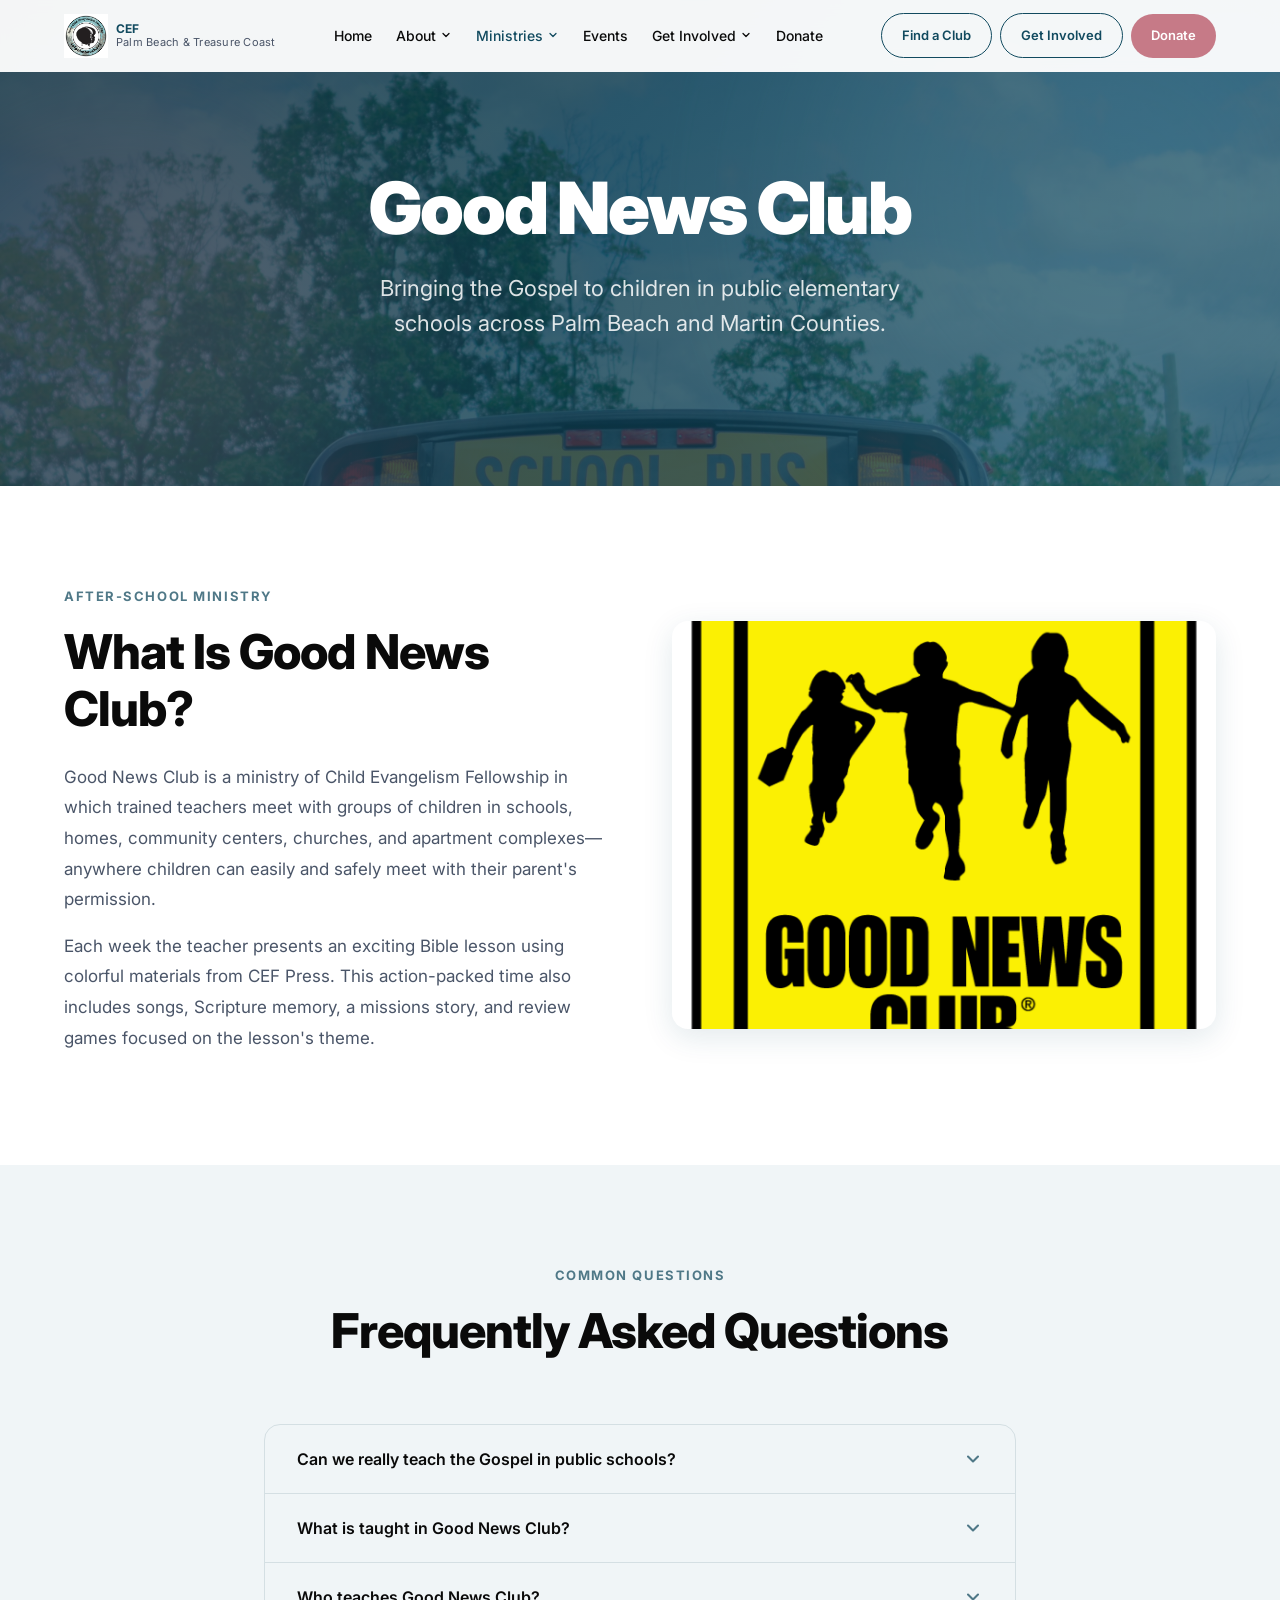
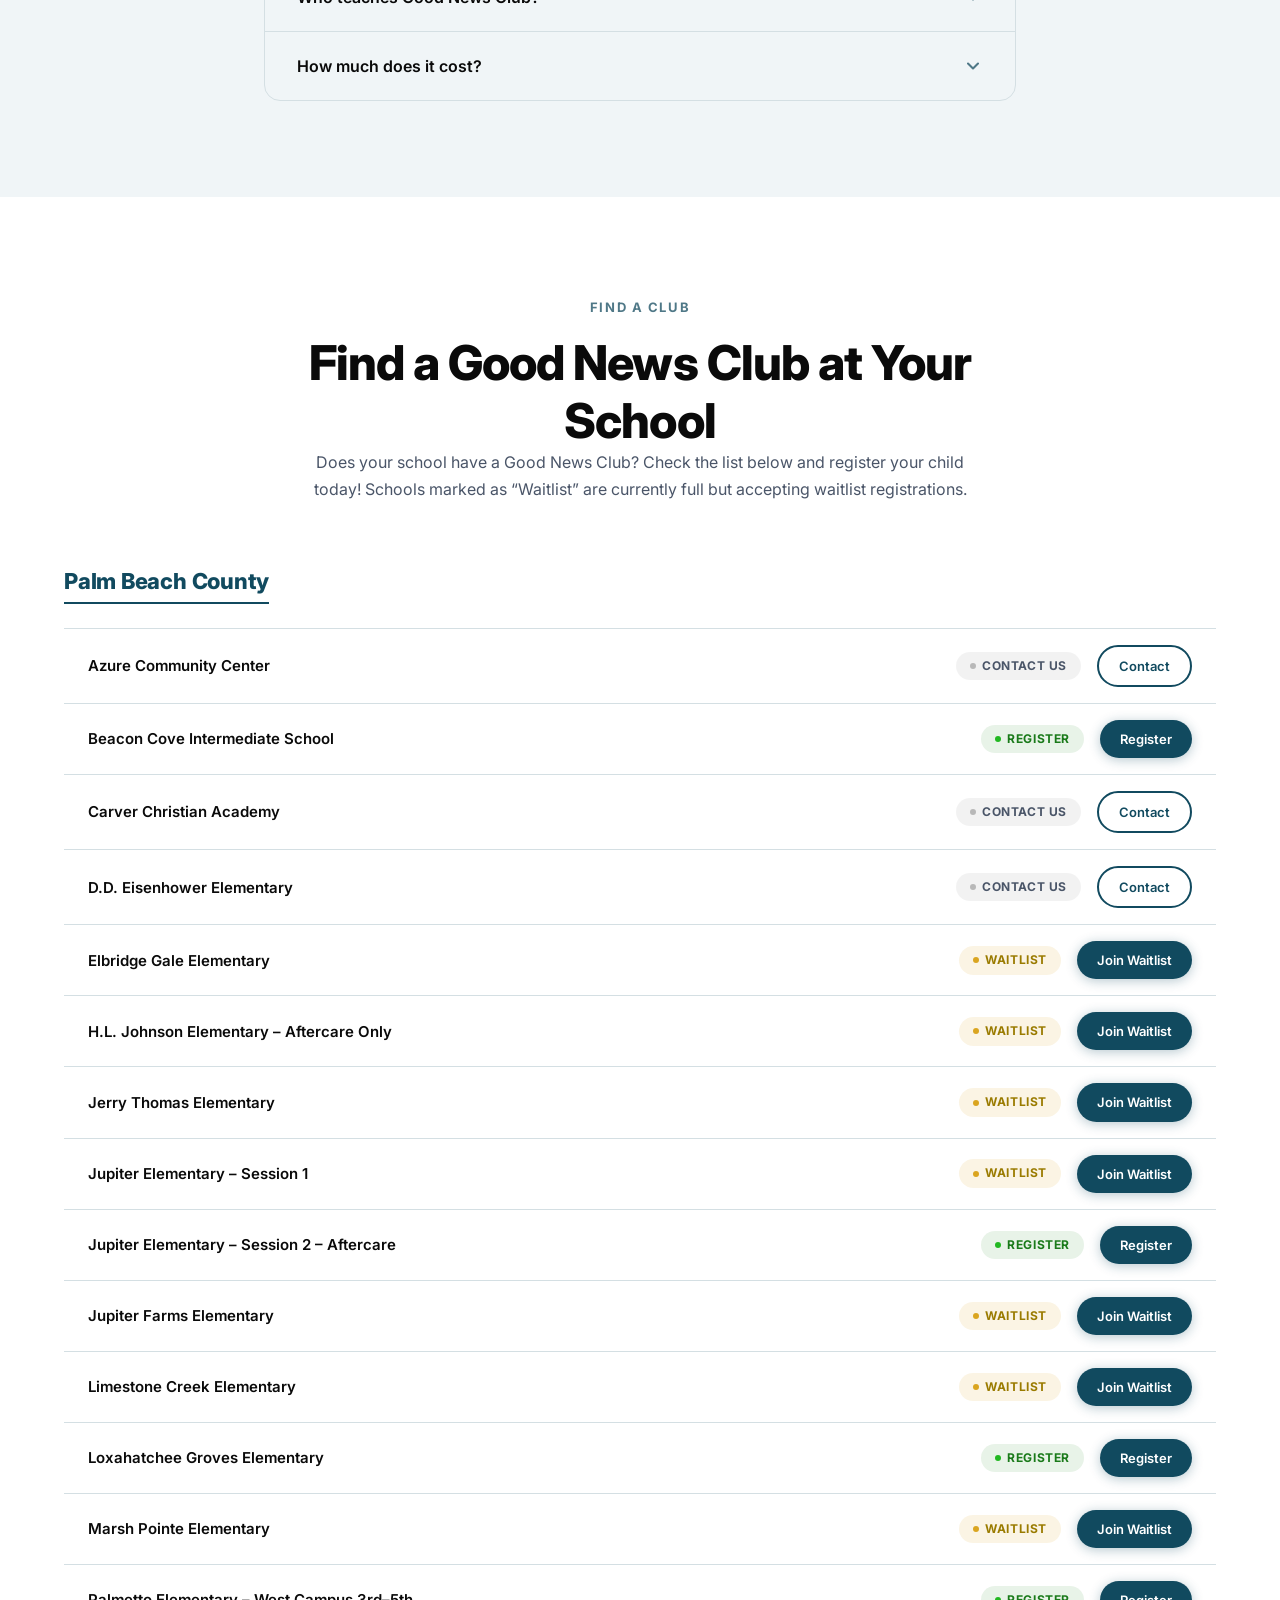
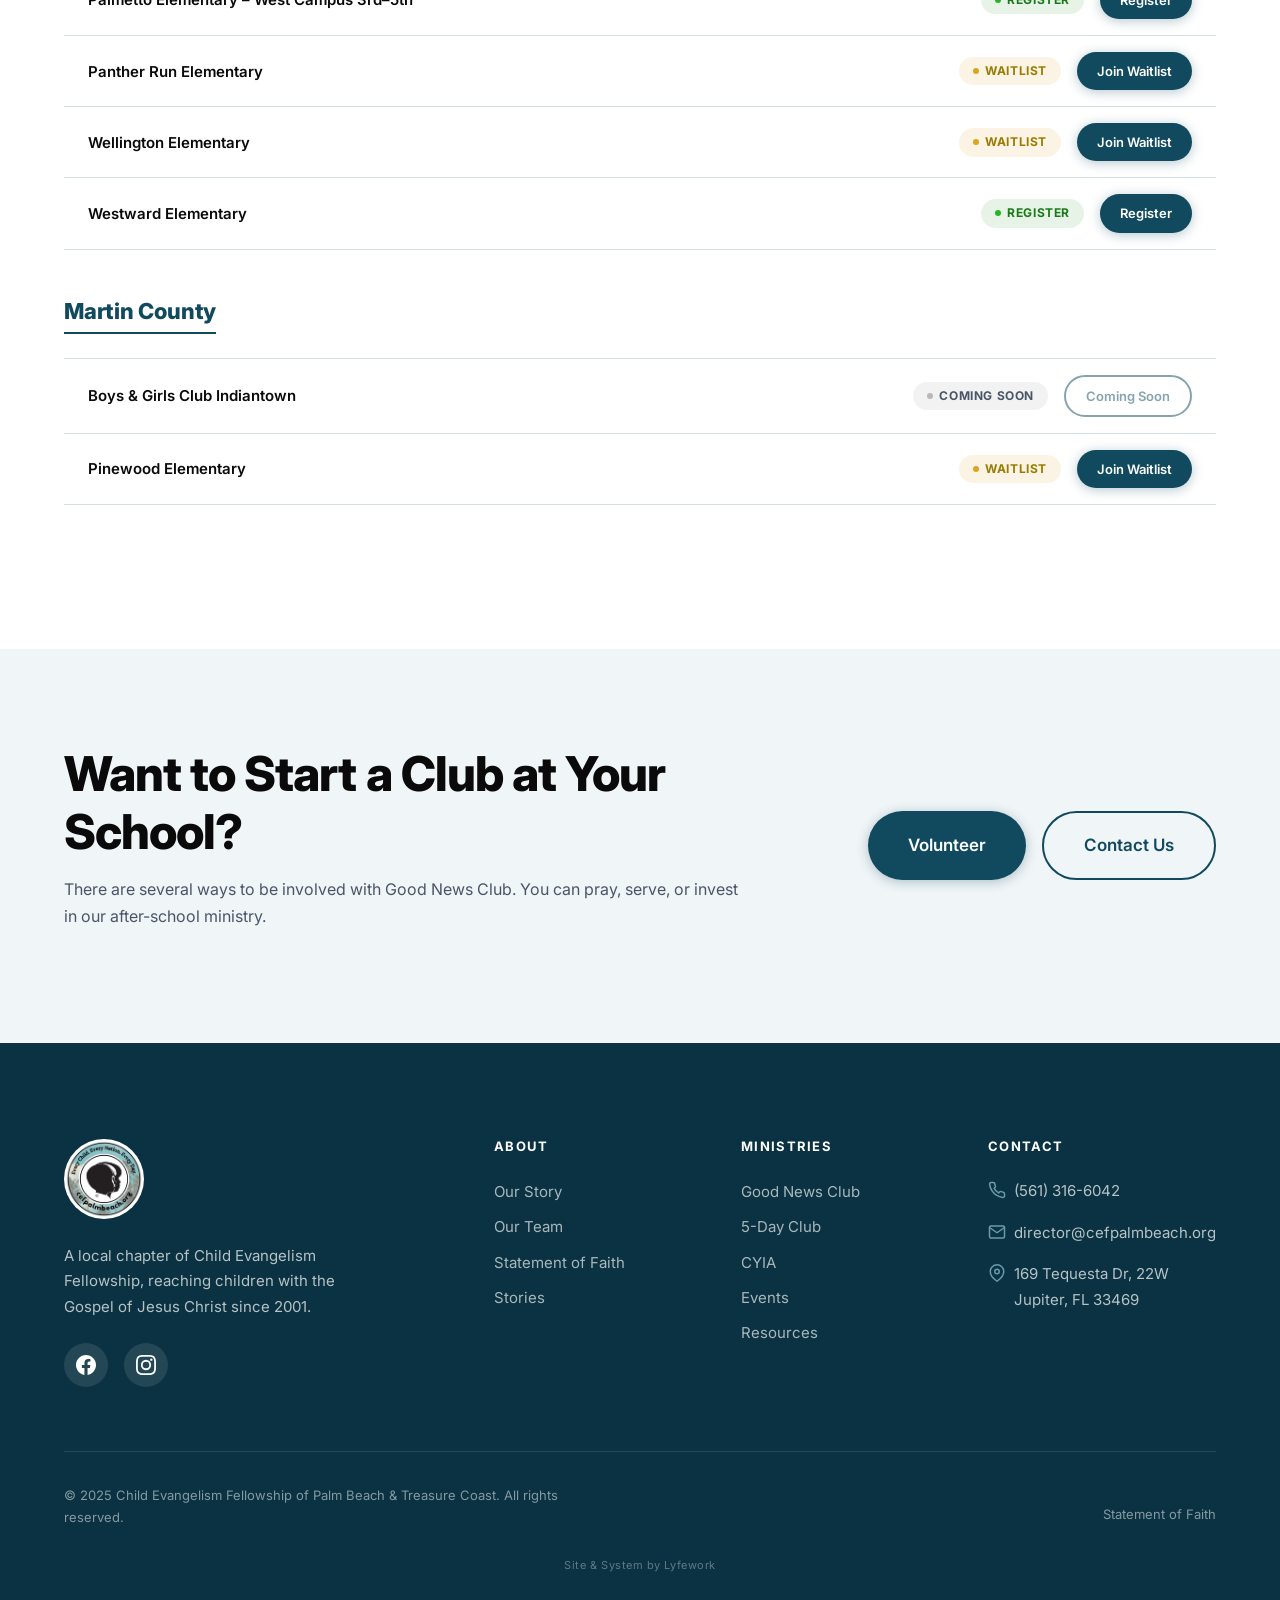
<file: pages/good-news-club.html>
<!DOCTYPE html>
<html lang="en">
<head>
  <meta charset="UTF-8">
  <meta name="viewport" content="width=device-width, initial-scale=1.0">
  <title>Good News Club | After-School Bible Clubs | CEF Palm Beach</title>
  <meta name="description" content="Good News Club brings exciting Bible lessons, songs, and Scripture memory to children in public elementary schools across Palm Beach and Martin Counties.">
  <link rel="canonical" href="https://www.cefpalmbeach.org/pages/good-news-club.html">

  <!-- Open Graph -->
  <meta property="og:title" content="Good News Club | After-School Bible Clubs | CEF Palm Beach">
  <meta property="og:description" content="Good News Club brings exciting Bible lessons, songs, and Scripture memory to children in public elementary schools across Palm Beach and Martin Counties.">
  <meta property="og:type" content="website">
  <meta property="og:url" content="https://www.cefpalmbeach.org/pages/good-news-club.html">
  <meta property="og:image" content="https://www.cefpalmbeach.org/assets/images/good-news-club.jpg">
  <meta property="og:site_name" content="CEF Palm Beach &amp; Treasure Coast">

  <!-- Google Fonts -->
  <link rel="preconnect" href="https://fonts.googleapis.com">
  <link rel="preconnect" href="https://fonts.gstatic.com" crossorigin>
  <link href="https://fonts.googleapis.com/css2?family=Inter:wght@300;400;500;600;700;800;900&display=swap" rel="stylesheet">

  <!-- Styles -->
  <link rel="stylesheet" href="../css/styles.css">

  <!-- Page-Specific Styles -->
  <style>
    /* Two-Column Content Block */
    .content-split {
      display: grid;
      grid-template-columns: 1fr 1fr;
      gap: var(--space-3xl);
      align-items: center;
    }

    .content-split__text h2 {
      margin-bottom: var(--space-lg);
    }

    .content-split__text p {
      font-size: 1.0625rem;
      line-height: 1.8;
      color: var(--color-text-muted);
    }

    .content-split__image {
      border-radius: var(--radius-lg);
      overflow: hidden;
      box-shadow: var(--shadow-lg);
    }

    .content-split__image img {
      width: 100%;
      height: 100%;
      object-fit: cover;
      aspect-ratio: 4 / 3;
    }

    /* School List */
    .school-list {
      margin-bottom: var(--space-2xl);
    }

    .school-list__title {
      font-size: 1.375rem;
      font-weight: 800;
      color: var(--color-primary);
      margin-bottom: var(--space-lg);
      padding-bottom: var(--space-sm);
      border-bottom: 2px solid var(--color-primary);
      display: inline-block;
    }

    .school-row {
      display: flex;
      align-items: center;
      justify-content: space-between;
      gap: var(--space-md);
      padding: var(--space-md) var(--space-lg);
      border-bottom: 1px solid var(--color-border);
      transition: background var(--duration-fast);
    }

    .school-row:first-of-type {
      border-top: 1px solid var(--color-border);
    }

    .school-row:hover {
      background: var(--color-surface-alt);
    }

    .school-row__name {
      font-weight: 600;
      color: var(--color-text);
      font-size: 0.9375rem;
      flex: 1;
      min-width: 0;
    }

    .school-row__status {
      display: inline-flex;
      align-items: center;
      gap: 6px;
      padding: 4px 14px;
      border-radius: var(--radius-full);
      font-size: 0.75rem;
      font-weight: 700;
      text-transform: uppercase;
      letter-spacing: 0.05em;
      white-space: nowrap;
      flex-shrink: 0;
    }

    .school-row__status--register {
      background: rgba(34, 139, 34, 0.1);
      color: #1a7a1a;
    }

    .school-row__status--register::before {
      content: '';
      width: 6px;
      height: 6px;
      border-radius: 50%;
      background: #22b822;
    }

    .school-row__status--waitlist {
      background: rgba(218, 165, 32, 0.12);
      color: #9a7b00;
    }

    .school-row__status--waitlist::before {
      content: '';
      width: 6px;
      height: 6px;
      border-radius: 50%;
      background: #daa520;
    }

    .school-row__status--contact,
    .school-row__status--coming {
      background: rgba(0, 0, 0, 0.05);
      color: var(--color-text-muted);
    }

    .school-row__status--contact::before,
    .school-row__status--coming::before {
      content: '';
      width: 6px;
      height: 6px;
      border-radius: 50%;
      background: var(--color-gray);
    }

    .school-row__action {
      flex-shrink: 0;
    }

    .school-row__action .btn {
      padding: 8px 20px;
      font-size: 0.8125rem;
      min-height: 36px;
    }

    /* Get Involved CTA Section */
    .involve-cta {
      background: var(--color-surface-alt);
    }

    .involve-cta__inner {
      display: grid;
      grid-template-columns: 1fr auto;
      gap: var(--space-2xl);
      align-items: center;
    }

    .involve-cta__text h2 {
      margin-bottom: var(--space-md);
    }

    .involve-cta__buttons {
      display: flex;
      gap: var(--space-md);
      flex-wrap: wrap;
    }

    @media (max-width: 768px) {
      .content-split {
        grid-template-columns: 1fr;
        gap: var(--space-xl);
      }

      .content-split__image {
        order: -1;
      }

      .school-row {
        flex-wrap: wrap;
        gap: var(--space-sm);
        padding: var(--space-md);
      }

      .school-row__name {
        flex-basis: 100%;
      }

      .school-row__status {
        font-size: 0.6875rem;
      }

      .school-row__action .btn {
        padding: 6px 14px;
        font-size: 0.75rem;
      }

      .involve-cta__inner {
        grid-template-columns: 1fr;
        text-align: center;
      }

      .involve-cta__buttons {
        justify-content: center;
      }

      .content-split__text {
        text-align: center;
      }

      .content-split__text .btn {
        margin-left: auto;
        margin-right: auto;
      }

      .school-row__action .btn {
        min-height: 44px;
      }

      .involve-cta {
        text-align: center;
      }

      .involve-cta__text {
        text-align: center;
      }
    }

    @media (max-width: 480px) {
      .school-row {
        padding: var(--space-md);
      }
    }
  </style>
</head>
<body>

  <!-- Skip Link -->
  <a href="#main-content" class="skip-link">Skip to main content</a>

  <!-- ============================================
       HEADER
       ============================================ -->
  <header class="header" role="banner">
    <div class="header__inner">
      <!-- Logo -->
      <a href="../index.html" class="header__logo" aria-label="CEF Palm Beach &amp; Treasure Coast - Home">
        <img src="../assets/images/logo.png" alt="CEF Palm Beach &amp; Treasure Coast" width="44" height="44">
        <div class="header__logo-text">
          CEF
          <span>Palm Beach &amp; Treasure Coast</span>
        </div>
      </a>

      <!-- Desktop Navigation -->
      <nav class="nav" aria-label="Main navigation">
        <ul class="nav__list">
          <li class="nav__item">
            <a href="../index.html" class="nav__link">Home</a>
          </li>
          <li class="nav__item">
            <a href="our-team.html" class="nav__link" aria-haspopup="true" aria-expanded="false">
              About
              <svg xmlns="http://www.w3.org/2000/svg" viewBox="0 0 24 24" fill="none" stroke="currentColor" stroke-width="2.5" stroke-linecap="round" stroke-linejoin="round" aria-hidden="true"><polyline points="6 9 12 15 18 9"></polyline></svg>
            </a>
            <ul class="nav__dropdown" role="menu">
              <li><a href="../index.html#mission" class="nav__dropdown-link" role="menuitem">Our Story</a></li>
              <li><a href="statement-of-faith.html" class="nav__dropdown-link" role="menuitem">Statement of Faith</a></li>
              <li><a href="our-team.html" class="nav__dropdown-link" role="menuitem">Our Team</a></li>
              <li><a href="stories.html" class="nav__dropdown-link" role="menuitem">Stories</a></li>
            </ul>
          </li>
          <li class="nav__item">
            <a href="ministries.html" class="nav__link nav__link--active" aria-haspopup="true" aria-expanded="false">
              Ministries
              <svg xmlns="http://www.w3.org/2000/svg" viewBox="0 0 24 24" fill="none" stroke="currentColor" stroke-width="2.5" stroke-linecap="round" stroke-linejoin="round" aria-hidden="true"><polyline points="6 9 12 15 18 9"></polyline></svg>
            </a>
            <ul class="nav__dropdown" role="menu">
              <li><a href="good-news-club.html" class="nav__dropdown-link" role="menuitem">Good News Club</a></li>
              <li><a href="5-day-club.html" class="nav__dropdown-link" role="menuitem">5-Day Club</a></li>
              <li><a href="cyia.html" class="nav__dropdown-link" role="menuitem">CYIA</a></li>
              <li><a href="nextgen.html" class="nav__dropdown-link" role="menuitem">NextGen</a></li>
            </ul>
          </li>
          <li class="nav__item">
            <a href="events.html" class="nav__link">Events</a>
          </li>
          <li class="nav__item">
            <a href="volunteer.html" class="nav__link" aria-haspopup="true" aria-expanded="false">
              Get Involved
              <svg xmlns="http://www.w3.org/2000/svg" viewBox="0 0 24 24" fill="none" stroke="currentColor" stroke-width="2.5" stroke-linecap="round" stroke-linejoin="round" aria-hidden="true"><polyline points="6 9 12 15 18 9"></polyline></svg>
            </a>
            <ul class="nav__dropdown" role="menu">
              <li><a href="volunteer.html" class="nav__dropdown-link" role="menuitem">Volunteer</a></li>
              <li><a href="pray.html" class="nav__dropdown-link" role="menuitem">Pray</a></li>
              <li><a href="resources.html" class="nav__dropdown-link" role="menuitem">Resources</a></li>
            </ul>
          </li>
          <li class="nav__item">
            <a href="donate.html" class="nav__link">Donate</a>
          </li>
        </ul>
      </nav>

      <!-- Header CTAs -->
      <div class="header__ctas">
        <a href="good-news-club.html#find" class="header__cta header__cta--outline">Find a Club</a>
        <a href="volunteer.html" class="header__cta header__cta--outline">Get Involved</a>
        <a href="donate.html" class="header__cta header__cta--accent">Donate</a>
      </div>

      <!-- Mobile Menu Toggle -->
      <button class="menu-toggle" aria-label="Toggle navigation menu" aria-expanded="false" aria-controls="mobile-menu">
        <span></span>
        <span></span>
        <span></span>
      </button>
    </div>
  </header>

  <!-- Mobile Menu -->
  <nav class="mobile-menu" id="mobile-menu" aria-label="Mobile navigation">
    <ul class="mobile-menu__list">
      <li class="mobile-menu__item">
        <a href="../index.html" class="mobile-menu__link">Home</a>
      </li>
      <li class="mobile-menu__item">
        <a href="#" class="mobile-menu__link mobile-menu__toggle">
          About
          <svg xmlns="http://www.w3.org/2000/svg" width="20" height="20" viewBox="0 0 24 24" fill="none" stroke="currentColor" stroke-width="2" stroke-linecap="round" stroke-linejoin="round" aria-hidden="true"><polyline points="6 9 12 15 18 9"></polyline></svg>
        </a>
        <ul class="mobile-menu__sub">
          <li><a href="../index.html#mission">Our Story</a></li>
          <li><a href="statement-of-faith.html">Statement of Faith</a></li>
          <li><a href="our-team.html">Our Team</a></li>
          <li><a href="stories.html">Stories</a></li>
        </ul>
      </li>
      <li class="mobile-menu__item">
        <a href="#" class="mobile-menu__link mobile-menu__toggle">
          Ministries
          <svg xmlns="http://www.w3.org/2000/svg" width="20" height="20" viewBox="0 0 24 24" fill="none" stroke="currentColor" stroke-width="2" stroke-linecap="round" stroke-linejoin="round" aria-hidden="true"><polyline points="6 9 12 15 18 9"></polyline></svg>
        </a>
        <ul class="mobile-menu__sub">
          <li><a href="good-news-club.html">Good News Club</a></li>
          <li><a href="5-day-club.html">5-Day Club</a></li>
          <li><a href="cyia.html">CYIA</a></li>
          <li><a href="nextgen.html">NextGen</a></li>
        </ul>
      </li>
      <li class="mobile-menu__item">
        <a href="events.html" class="mobile-menu__link">Events</a>
      </li>
      <li class="mobile-menu__item">
        <a href="#" class="mobile-menu__link mobile-menu__toggle">
          Get Involved
          <svg xmlns="http://www.w3.org/2000/svg" width="20" height="20" viewBox="0 0 24 24" fill="none" stroke="currentColor" stroke-width="2" stroke-linecap="round" stroke-linejoin="round" aria-hidden="true"><polyline points="6 9 12 15 18 9"></polyline></svg>
        </a>
        <ul class="mobile-menu__sub">
          <li><a href="volunteer.html">Volunteer</a></li>
          <li><a href="pray.html">Pray</a></li>
          <li><a href="resources.html">Resources</a></li>
        </ul>
      </li>
      <li class="mobile-menu__item">
        <a href="donate.html" class="mobile-menu__link">Donate</a>
      </li>
    </ul>
    <div class="mobile-menu__ctas">
      <a href="good-news-club.html#find" class="btn btn--primary">Find a Club</a>
      <a href="volunteer.html" class="btn btn--secondary">Get Involved</a>
      <a href="donate.html" class="btn btn--accent">Donate</a>
    </div>
  </nav>

  <!-- ============================================
       MAIN CONTENT
       ============================================ -->
  <main id="main-content">

    <!-- ============================================
         HERO SECTION
         ============================================ -->
    <section class="hero hero--short" aria-labelledby="hero-heading">
      <div class="hero__bg">
        <img src="../assets/images/good-news-club.jpg"
             alt="Children smiling and participating in a Good News Club Bible lesson at an elementary school"
             width="1920" height="1080">
      </div>
      <div class="hero__overlay"></div>
      <div class="hero__aurora"></div>

      <div class="hero__content">
        <h1 id="hero-heading" class="hero__title">Good News Club</h1>
        <p class="hero__subtitle">
          Bringing the Gospel to children in public elementary schools across Palm Beach and Martin Counties.
        </p>
      </div>
    </section>

    <!-- ============================================
         WHAT IS GOOD NEWS CLUB
         ============================================ -->
    <section class="section" aria-labelledby="what-heading">
      <div class="container">
        <div class="content-split fade-up">
          <div class="content-split__text">
            <span class="section__label">After-School Ministry</span>
            <h2 id="what-heading">What Is Good News Club?</h2>
            <p>
              Good News Club is a ministry of Child Evangelism Fellowship in which trained teachers meet with groups of children in schools, homes, community centers, churches, and apartment complexes&mdash;anywhere children can easily and safely meet with their parent's permission.
            </p>
            <p>
              Each week the teacher presents an exciting Bible lesson using colorful materials from CEF Press. This action-packed time also includes songs, Scripture memory, a missions story, and review games focused on the lesson's theme.
            </p>
          </div>
          <div class="content-split__image">
            <img src="../assets/images/gnc-logo.png"
                 alt="Good News Club logo with colorful design representing the ministry"
                 width="600" height="450"
                 loading="lazy">
          </div>
        </div>
      </div>
    </section>

    <!-- ============================================
         FAQ ACCORDION
         ============================================ -->
    <section class="section section--alt" aria-labelledby="faq-heading">
      <div class="container container--narrow">
        <div class="section__header fade-up">
          <span class="section__label">Common Questions</span>
          <h2 id="faq-heading">Frequently Asked Questions</h2>
        </div>

        <div class="accordion fade-up">

          <!-- FAQ 1 -->
          <div class="accordion__item">
            <button class="accordion__trigger" aria-expanded="false" aria-controls="faq-1">
              <span>Can we really teach the Gospel in public schools?</span>
              <svg class="accordion__icon" xmlns="http://www.w3.org/2000/svg" viewBox="0 0 24 24" fill="none" stroke="currentColor" stroke-width="2.5" stroke-linecap="round" stroke-linejoin="round" aria-hidden="true"><polyline points="6 9 12 15 18 9"></polyline></svg>
            </button>
            <div class="accordion__content" id="faq-1" role="region">
              <div class="accordion__body">
                <p>Yes! In 2001, the U.S. Supreme Court ruled in <em>Good News Club v. Milford Central School</em> that Good News Clubs can meet in public schools after school hours on the same terms as other community groups. Children attend only with their parents' permission.</p>
              </div>
            </div>
          </div>

          <!-- FAQ 2 -->
          <div class="accordion__item">
            <button class="accordion__trigger" aria-expanded="false" aria-controls="faq-2">
              <span>What is taught in Good News Club?</span>
              <svg class="accordion__icon" xmlns="http://www.w3.org/2000/svg" viewBox="0 0 24 24" fill="none" stroke="currentColor" stroke-width="2.5" stroke-linecap="round" stroke-linejoin="round" aria-hidden="true"><polyline points="6 9 12 15 18 9"></polyline></svg>
            </button>
            <div class="accordion__content" id="faq-2" role="region">
              <div class="accordion__body">
                <p>Each week an exciting Bible lesson is presented along with songs, Scripture memory, a missions story, and review games. Small Groups and Wonder Time help children dive deeper into their relationship with God. Every club includes a clear presentation of the Gospel and strong discipleship training. All children are encouraged to attend a local church.</p>
              </div>
            </div>
          </div>

          <!-- FAQ 3 -->
          <div class="accordion__item">
            <button class="accordion__trigger" aria-expanded="false" aria-controls="faq-3">
              <span>Who teaches Good News Club?</span>
              <svg class="accordion__icon" xmlns="http://www.w3.org/2000/svg" viewBox="0 0 24 24" fill="none" stroke="currentColor" stroke-width="2.5" stroke-linecap="round" stroke-linejoin="round" aria-hidden="true"><polyline points="6 9 12 15 18 9"></polyline></svg>
            </button>
            <div class="accordion__content" id="faq-3" role="region">
              <div class="accordion__body">
                <p>Christians who are concerned for boys and girls volunteer their time and energy. They are trained by CEF to lead clubs that are exciting and informative. Teachers sign the CEF Statement of Faith and agree to abide by organizational policies. All adults are screened according to our child protection policy.</p>
              </div>
            </div>
          </div>

          <!-- FAQ 4 -->
          <div class="accordion__item">
            <button class="accordion__trigger" aria-expanded="false" aria-controls="faq-4">
              <span>How much does it cost?</span>
              <svg class="accordion__icon" xmlns="http://www.w3.org/2000/svg" viewBox="0 0 24 24" fill="none" stroke="currentColor" stroke-width="2.5" stroke-linecap="round" stroke-linejoin="round" aria-hidden="true"><polyline points="6 9 12 15 18 9"></polyline></svg>
            </button>
            <div class="accordion__content" id="faq-4" role="region">
              <div class="accordion__body">
                <p>Good News Club is completely free for all children to attend.</p>
              </div>
            </div>
          </div>

        </div>
      </div>
    </section>

    <!-- ============================================
         SCHOOL REGISTRATION
         ============================================ -->
    <section class="section" id="find" aria-labelledby="schools-heading">
      <div class="container">
        <div class="section__header fade-up">
          <span class="section__label">Find a Club</span>
          <h2 id="schools-heading">Find a Good News Club at Your School</h2>
          <p>Does your school have a Good News Club? Check the list below and register your child today! Schools marked as &ldquo;Waitlist&rdquo; are currently full but accepting waitlist registrations.</p>
        </div>

        <!-- Palm Beach County -->
        <div class="school-list fade-up">
          <h3 class="school-list__title">Palm Beach County</h3>

          <div class="school-row">
            <span class="school-row__name">Azure Community Center</span>
            <span class="school-row__status school-row__status--contact">Contact Us</span>
            <div class="school-row__action">
              <a href="mailto:Director@cefpalmbeach.org" class="btn btn--secondary btn--sm">Contact</a>
            </div>
          </div>

          <div class="school-row">
            <span class="school-row__name">Beacon Cove Intermediate School</span>
            <span class="school-row__status school-row__status--register">Register</span>
            <div class="school-row__action">
              <a href="https://forms.gle/v9UBmH1iPtTxGRzEA" class="btn btn--primary btn--sm" target="_blank" rel="noopener noreferrer">Register</a>
            </div>
          </div>

          <div class="school-row">
            <span class="school-row__name">Carver Christian Academy</span>
            <span class="school-row__status school-row__status--contact">Contact Us</span>
            <div class="school-row__action">
              <a href="mailto:Director@cefpalmbeach.org" class="btn btn--secondary btn--sm">Contact</a>
            </div>
          </div>

          <div class="school-row">
            <span class="school-row__name">D.D. Eisenhower Elementary</span>
            <span class="school-row__status school-row__status--contact">Contact Us</span>
            <div class="school-row__action">
              <a href="mailto:Director@cefpalmbeach.org" class="btn btn--secondary btn--sm">Contact</a>
            </div>
          </div>

          <div class="school-row">
            <span class="school-row__name">Elbridge Gale Elementary</span>
            <span class="school-row__status school-row__status--waitlist">Waitlist</span>
            <div class="school-row__action">
              <a href="https://forms.gle/G7Tq8LjNzd6sJSGg9" class="btn btn--primary btn--sm" target="_blank" rel="noopener noreferrer">Join Waitlist</a>
            </div>
          </div>

          <div class="school-row">
            <span class="school-row__name">H.L. Johnson Elementary &ndash; Aftercare Only</span>
            <span class="school-row__status school-row__status--waitlist">Waitlist</span>
            <div class="school-row__action">
              <a href="https://forms.gle/HBBHyZji7JA1Zs6q9" class="btn btn--primary btn--sm" target="_blank" rel="noopener noreferrer">Join Waitlist</a>
            </div>
          </div>

          <div class="school-row">
            <span class="school-row__name">Jerry Thomas Elementary</span>
            <span class="school-row__status school-row__status--waitlist">Waitlist</span>
            <div class="school-row__action">
              <a href="https://forms.gle/CHcbCDrYZParSVPx8" class="btn btn--primary btn--sm" target="_blank" rel="noopener noreferrer">Join Waitlist</a>
            </div>
          </div>

          <div class="school-row">
            <span class="school-row__name">Jupiter Elementary &ndash; Session 1</span>
            <span class="school-row__status school-row__status--waitlist">Waitlist</span>
            <div class="school-row__action">
              <a href="https://forms.gle/YBtoWEHTv8avJoBT9" class="btn btn--primary btn--sm" target="_blank" rel="noopener noreferrer">Join Waitlist</a>
            </div>
          </div>

          <div class="school-row">
            <span class="school-row__name">Jupiter Elementary &ndash; Session 2 &ndash; Aftercare</span>
            <span class="school-row__status school-row__status--register">Register</span>
            <div class="school-row__action">
              <a href="https://forms.gle/XSiDEWkifBZEro3R6" class="btn btn--primary btn--sm" target="_blank" rel="noopener noreferrer">Register</a>
            </div>
          </div>

          <div class="school-row">
            <span class="school-row__name">Jupiter Farms Elementary</span>
            <span class="school-row__status school-row__status--waitlist">Waitlist</span>
            <div class="school-row__action">
              <a href="https://forms.gle/FKh3yWnQzJYGV8TG7" class="btn btn--primary btn--sm" target="_blank" rel="noopener noreferrer">Join Waitlist</a>
            </div>
          </div>

          <div class="school-row">
            <span class="school-row__name">Limestone Creek Elementary</span>
            <span class="school-row__status school-row__status--waitlist">Waitlist</span>
            <div class="school-row__action">
              <a href="https://forms.gle/ucbQ9LS4ze2EZUAA7" class="btn btn--primary btn--sm" target="_blank" rel="noopener noreferrer">Join Waitlist</a>
            </div>
          </div>

          <div class="school-row">
            <span class="school-row__name">Loxahatchee Groves Elementary</span>
            <span class="school-row__status school-row__status--register">Register</span>
            <div class="school-row__action">
              <a href="https://forms.gle/MnC7j3J7S854Wgfv6" class="btn btn--primary btn--sm" target="_blank" rel="noopener noreferrer">Register</a>
            </div>
          </div>

          <div class="school-row">
            <span class="school-row__name">Marsh Pointe Elementary</span>
            <span class="school-row__status school-row__status--waitlist">Waitlist</span>
            <div class="school-row__action">
              <a href="https://forms.gle/E5Gw3AjTxckRrxx99" class="btn btn--primary btn--sm" target="_blank" rel="noopener noreferrer">Join Waitlist</a>
            </div>
          </div>

          <div class="school-row">
            <span class="school-row__name">Palmetto Elementary &ndash; West Campus 3rd&ndash;5th</span>
            <span class="school-row__status school-row__status--register">Register</span>
            <div class="school-row__action">
              <a href="https://forms.gle/qUfjJthuXGEVfqyr7" class="btn btn--primary btn--sm" target="_blank" rel="noopener noreferrer">Register</a>
            </div>
          </div>

          <div class="school-row">
            <span class="school-row__name">Panther Run Elementary</span>
            <span class="school-row__status school-row__status--waitlist">Waitlist</span>
            <div class="school-row__action">
              <a href="https://docs.google.com/forms/d/e/1FAIpQLSeJOotV6SMOkPzGa1lVAa1oHbie8CI42Ny3ULPwZJ5jWVl0TA/viewform" class="btn btn--primary btn--sm" target="_blank" rel="noopener noreferrer">Join Waitlist</a>
            </div>
          </div>

          <div class="school-row">
            <span class="school-row__name">Wellington Elementary</span>
            <span class="school-row__status school-row__status--waitlist">Waitlist</span>
            <div class="school-row__action">
              <a href="https://forms.gle/691K8AmUyvXmXviF7" class="btn btn--primary btn--sm" target="_blank" rel="noopener noreferrer">Join Waitlist</a>
            </div>
          </div>

          <div class="school-row">
            <span class="school-row__name">Westward Elementary</span>
            <span class="school-row__status school-row__status--register">Register</span>
            <div class="school-row__action">
              <a href="https://forms.gle/kFdubvLgJW3oYkuK7" class="btn btn--primary btn--sm" target="_blank" rel="noopener noreferrer">Register</a>
            </div>
          </div>
        </div>

        <!-- Martin County -->
        <div class="school-list fade-up">
          <h3 class="school-list__title">Martin County</h3>

          <div class="school-row">
            <span class="school-row__name">Boys &amp; Girls Club Indiantown</span>
            <span class="school-row__status school-row__status--coming">Coming Soon</span>
            <div class="school-row__action">
              <span class="btn btn--secondary btn--sm" style="opacity: 0.5; pointer-events: none;">Coming Soon</span>
            </div>
          </div>

          <div class="school-row">
            <span class="school-row__name">Pinewood Elementary</span>
            <span class="school-row__status school-row__status--waitlist">Waitlist</span>
            <div class="school-row__action">
              <a href="https://forms.gle/BnZtjed4MmncY2gd9" class="btn btn--primary btn--sm" target="_blank" rel="noopener noreferrer">Join Waitlist</a>
            </div>
          </div>
        </div>

      </div>
    </section>

    <!-- ============================================
         GET INVOLVED CTA
         ============================================ -->
    <section class="section involve-cta" aria-labelledby="involve-heading">
      <div class="container">
        <div class="involve-cta__inner fade-up">
          <div class="involve-cta__text">
            <h2 id="involve-heading">Want to Start a Club at Your School?</h2>
            <p>There are several ways to be involved with Good News Club. You can pray, serve, or invest in our after-school ministry.</p>
          </div>
          <div class="involve-cta__buttons">
            <a href="volunteer.html" class="btn btn--primary btn--lg">Volunteer</a>
            <a href="mailto:Director@cefpalmbeach.org" class="btn btn--secondary btn--lg">Contact Us</a>
          </div>
        </div>
      </div>
    </section>

  </main>

  <!-- ============================================
       FOOTER
       ============================================ -->
  <footer class="footer" role="contentinfo">
    <div class="container">
      <div class="footer__grid">

        <!-- Brand Column -->
        <div class="footer__brand">
          <img src="../assets/images/logo.png" alt="CEF Palm Beach &amp; Treasure Coast" class="footer__logo" width="80" height="80">
          <p class="footer__tagline">
            A local chapter of Child Evangelism Fellowship, reaching children with the Gospel of Jesus Christ since 2001.
          </p>
          <div class="footer__social">
            <a href="https://www.facebook.com/cefpalmbeach" aria-label="Follow us on Facebook" target="_blank" rel="noopener noreferrer">
              <svg xmlns="http://www.w3.org/2000/svg" width="20" height="20" viewBox="0 0 24 24" fill="currentColor" aria-hidden="true">
                <path d="M24 12.073c0-6.627-5.373-12-12-12s-12 5.373-12 12c0 5.99 4.388 10.954 10.125 11.854v-8.385H7.078v-3.47h3.047V9.43c0-3.007 1.792-4.669 4.533-4.669 1.312 0 2.686.235 2.686.235v2.953H15.83c-1.491 0-1.956.925-1.956 1.874v2.25h3.328l-.532 3.47h-2.796v8.385C19.612 23.027 24 18.062 24 12.073z"/>
              </svg>
            </a>
            <a href="https://www.instagram.com/cefpalmbeach" aria-label="Follow us on Instagram" target="_blank" rel="noopener noreferrer">
              <svg xmlns="http://www.w3.org/2000/svg" width="20" height="20" viewBox="0 0 24 24" fill="currentColor" aria-hidden="true">
                <path d="M12 2.163c3.204 0 3.584.012 4.85.07 3.252.148 4.771 1.691 4.919 4.919.058 1.265.069 1.645.069 4.849 0 3.205-.012 3.584-.069 4.849-.149 3.225-1.664 4.771-4.919 4.919-1.266.058-1.644.07-4.85.07-3.204 0-3.584-.012-4.849-.07-3.26-.149-4.771-1.699-4.919-4.92-.058-1.265-.07-1.644-.07-4.849 0-3.204.013-3.583.07-4.849.149-3.227 1.664-4.771 4.919-4.919 1.266-.057 1.645-.069 4.849-.069zM12 0C8.741 0 8.333.014 7.053.072 2.695.272.273 2.69.073 7.052.014 8.333 0 8.741 0 12c0 3.259.014 3.668.072 4.948.2 4.358 2.618 6.78 6.98 6.98C8.333 23.986 8.741 24 12 24c3.259 0 3.668-.014 4.948-.072 4.354-.2 6.782-2.618 6.979-6.98.059-1.28.073-1.689.073-4.948 0-3.259-.014-3.667-.072-4.947-.196-4.354-2.617-6.78-6.979-6.98C15.668.014 15.259 0 12 0zm0 5.838a6.162 6.162 0 100 12.324 6.162 6.162 0 000-12.324zM12 16a4 4 0 110-8 4 4 0 010 8zm6.406-11.845a1.44 1.44 0 100 2.881 1.44 1.44 0 000-2.881z"/>
              </svg>
            </a>
          </div>
        </div>

        <!-- About Column -->
        <div>
          <h4 class="footer__col-title">About</h4>
          <ul class="footer__links">
            <li><a href="../index.html#mission">Our Story</a></li>
            <li><a href="our-team.html">Our Team</a></li>
            <li><a href="statement-of-faith.html">Statement of Faith</a></li>
            <li><a href="stories.html">Stories</a></li>
          </ul>
        </div>

        <!-- Ministries Column -->
        <div>
          <h4 class="footer__col-title">Ministries</h4>
          <ul class="footer__links">
            <li><a href="good-news-club.html">Good News Club</a></li>
            <li><a href="5-day-club.html">5-Day Club</a></li>
            <li><a href="cyia.html">CYIA</a></li>
            <li><a href="events.html">Events</a></li>
            <li><a href="resources.html">Resources</a></li>
          </ul>
        </div>

        <!-- Contact Column -->
        <div>
          <h4 class="footer__col-title">Contact</h4>
          <address style="font-style: normal;">
            <div class="footer__contact-item">
              <svg xmlns="http://www.w3.org/2000/svg" width="18" height="18" viewBox="0 0 24 24" fill="none" stroke="currentColor" stroke-width="2" stroke-linecap="round" stroke-linejoin="round" aria-hidden="true">
                <path d="M22 16.92v3a2 2 0 0 1-2.18 2 19.79 19.79 0 0 1-8.63-3.07 19.5 19.5 0 0 1-6-6 19.79 19.79 0 0 1-3.07-8.67A2 2 0 0 1 4.11 2h3a2 2 0 0 1 2 1.72 12.84 12.84 0 0 0 .7 2.81 2 2 0 0 1-.45 2.11L8.09 9.91a16 16 0 0 0 6 6l1.27-1.27a2 2 0 0 1 2.11-.45 12.84 12.84 0 0 0 2.81.7A2 2 0 0 1 22 16.92z"></path>
              </svg>
              <a href="tel:+15613166042">(561) 316-6042</a>
            </div>
            <div class="footer__contact-item">
              <svg xmlns="http://www.w3.org/2000/svg" width="18" height="18" viewBox="0 0 24 24" fill="none" stroke="currentColor" stroke-width="2" stroke-linecap="round" stroke-linejoin="round" aria-hidden="true">
                <path d="M4 4h16c1.1 0 2 .9 2 2v12c0 1.1-.9 2-2 2H4c-1.1 0-2-.9-2-2V6c0-1.1.9-2 2-2z"></path>
                <polyline points="22,6 12,13 2,6"></polyline>
              </svg>
              <a href="mailto:director@cefpalmbeach.org">director@cefpalmbeach.org</a>
            </div>
            <div class="footer__contact-item">
              <svg xmlns="http://www.w3.org/2000/svg" width="18" height="18" viewBox="0 0 24 24" fill="none" stroke="currentColor" stroke-width="2" stroke-linecap="round" stroke-linejoin="round" aria-hidden="true">
                <path d="M21 10c0 7-9 13-9 13s-9-6-9-13a9 9 0 0 1 18 0z"></path>
                <circle cx="12" cy="10" r="3"></circle>
              </svg>
              <span>169 Tequesta Dr, 22W<br>Jupiter, FL 33469</span>
            </div>
          </address>
        </div>

      </div>

      <!-- Footer Bottom -->
      <div class="footer__bottom">
        <p class="footer__copy">&copy; 2025 Child Evangelism Fellowship of Palm Beach &amp; Treasure Coast. All rights reserved.</p>
        <div class="footer__legal">
          <a href="statement-of-faith.html">Statement of Faith</a>
        </div>
      </div>
    </div>
    <div class="lyf-credit">
      Site &amp; System by <a href="https://lyfework.io" target="_blank" rel="noopener">Lyfework</a>
    </div>
  </footer>

  <!-- Scripts -->
  <script src="../js/main.js"></script>

</body>
</html>
</file>
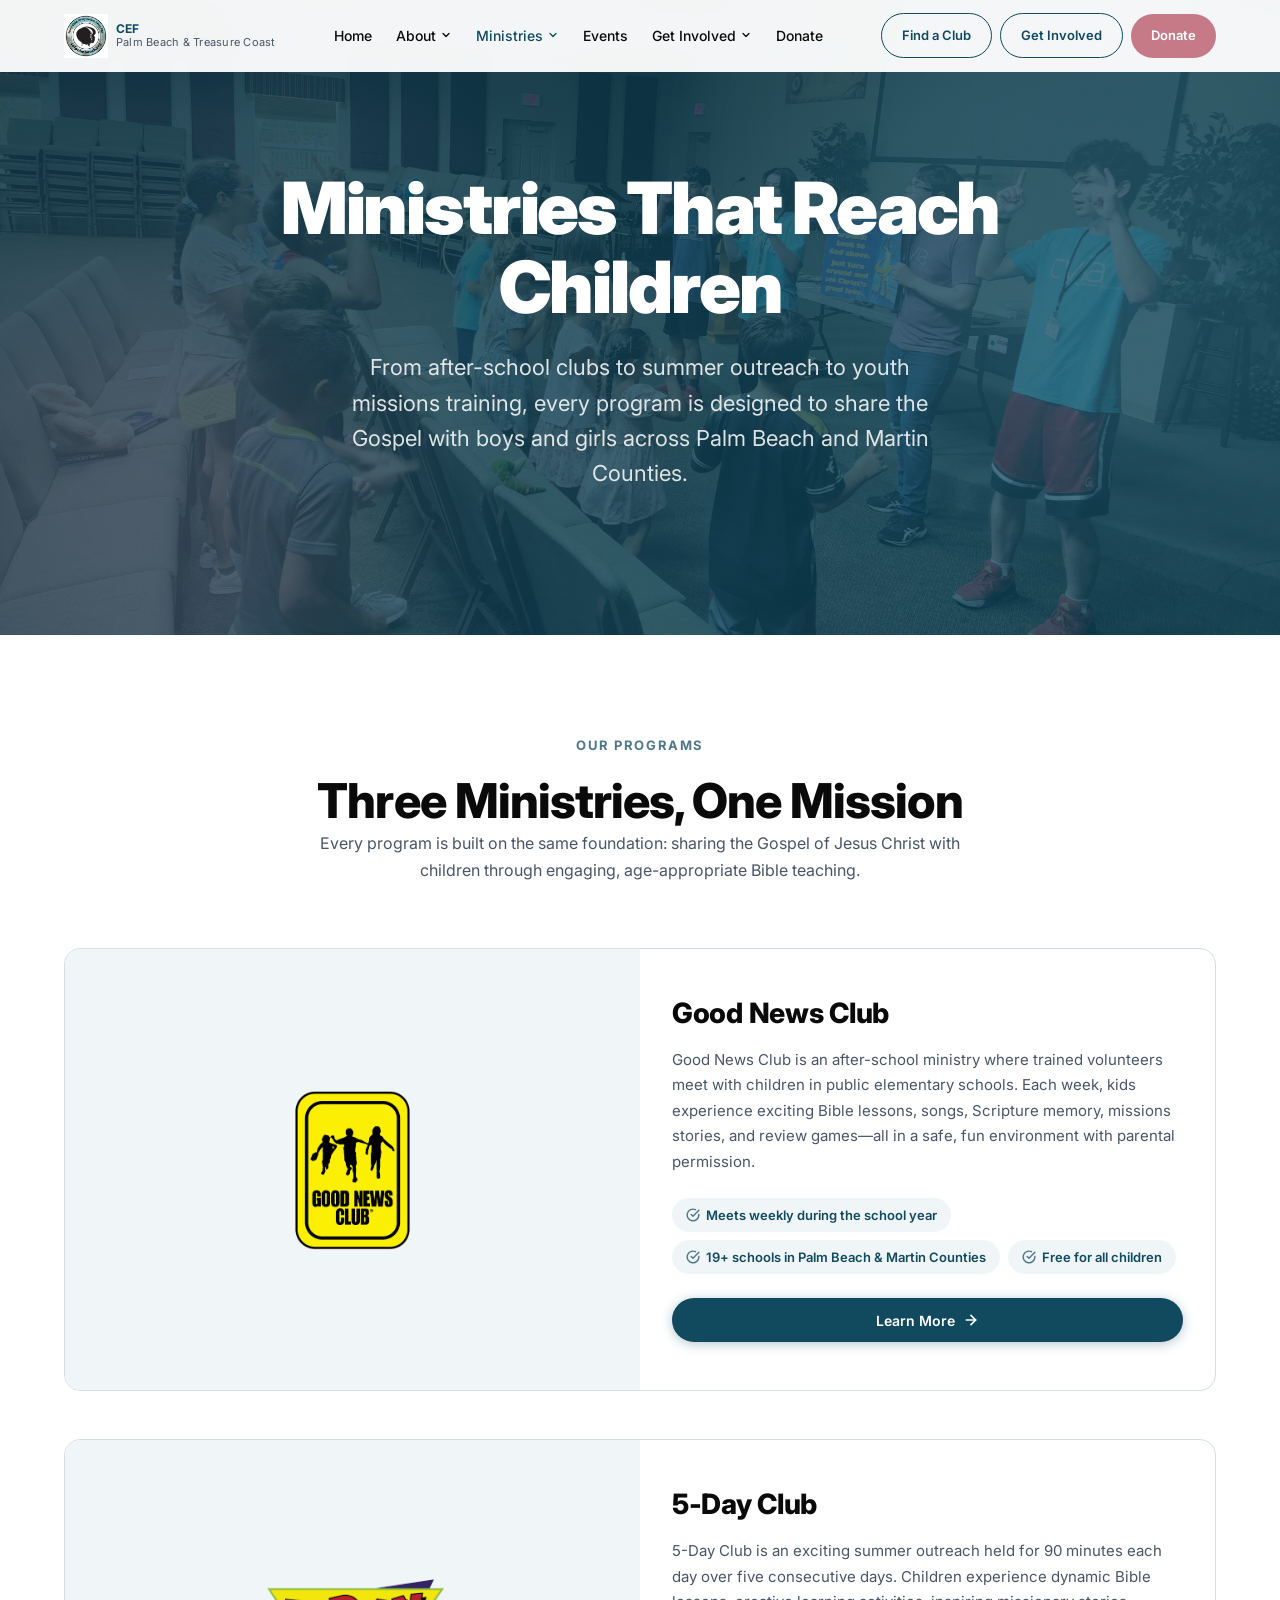
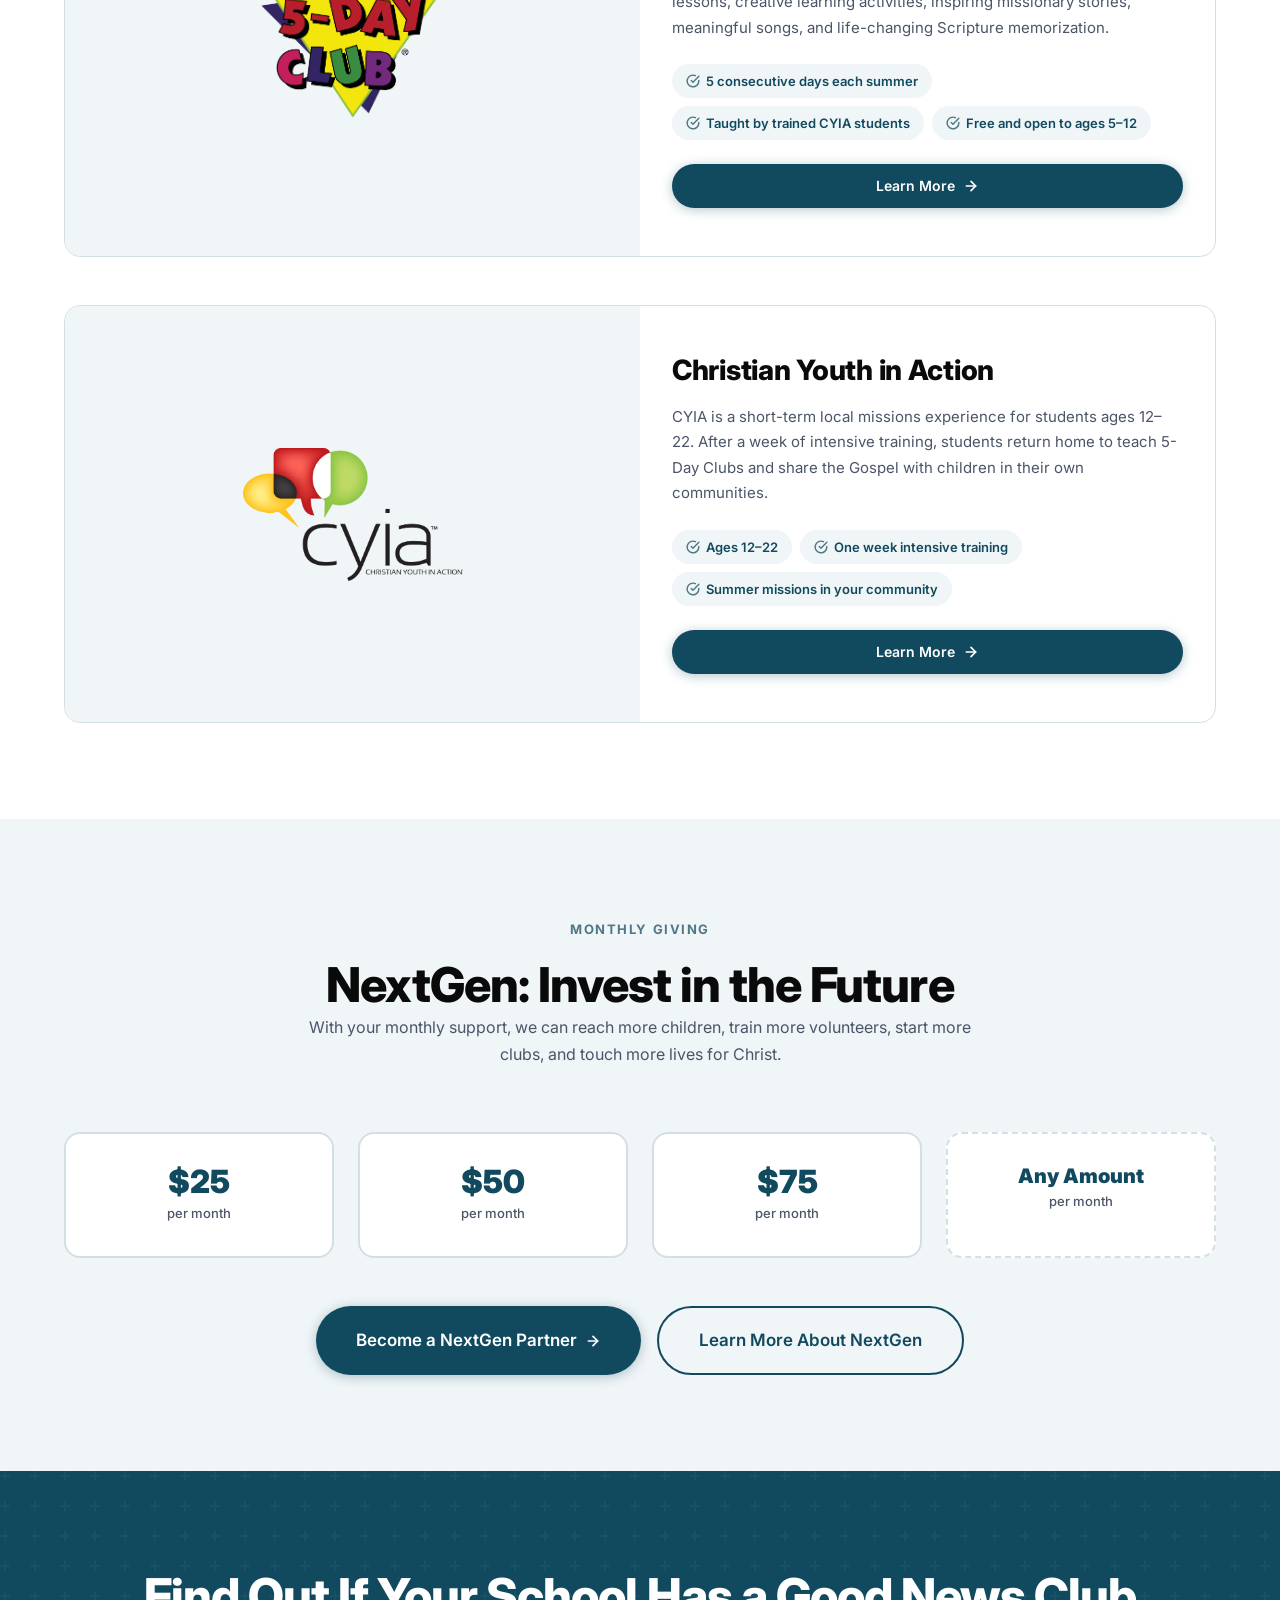
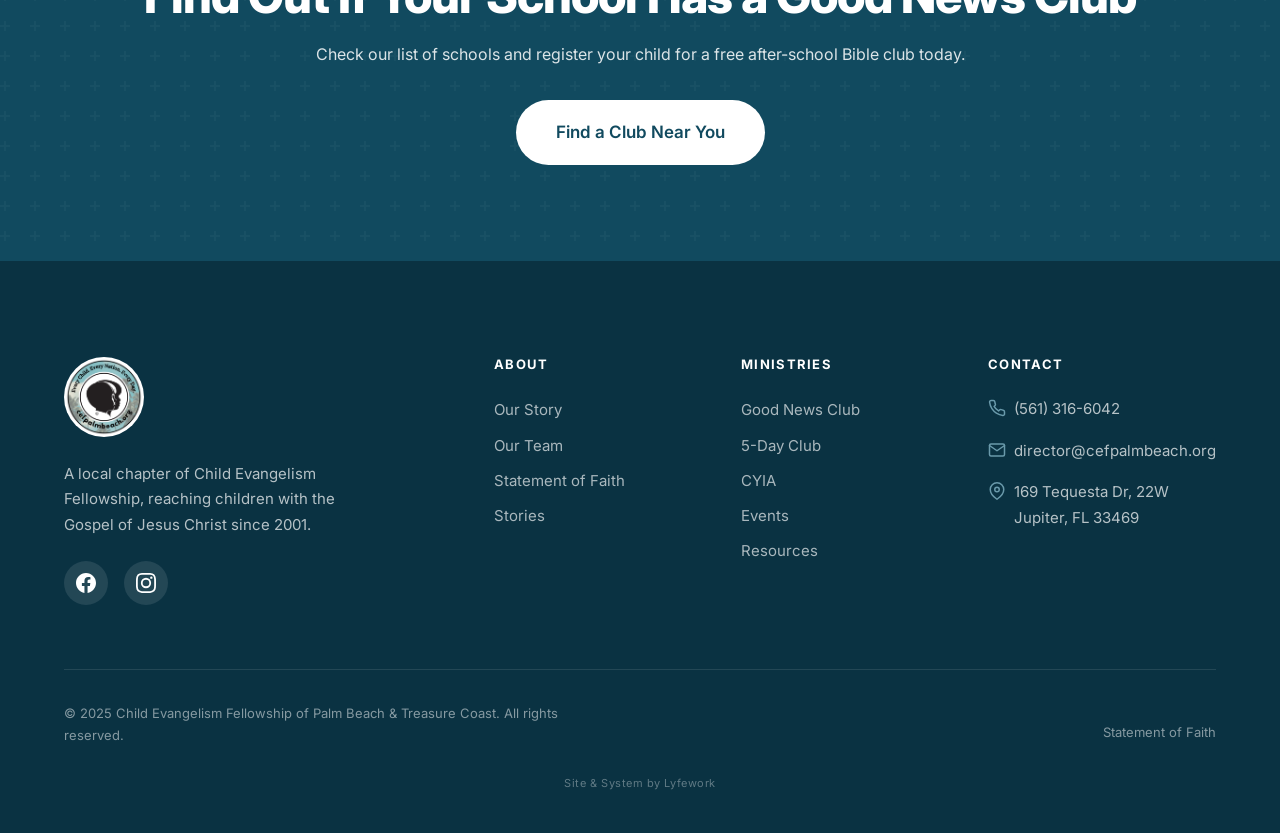
<file: pages/ministries.html>
<!DOCTYPE html>
<html lang="en">
<head>
  <meta charset="UTF-8">
  <meta name="viewport" content="width=device-width, initial-scale=1.0">
  <title>Our Ministries | CEF Palm Beach &amp; Treasure Coast</title>
  <meta name="description" content="Discover how CEF Palm Beach reaches children through Good News Clubs in schools, 5-Day Clubs in neighborhoods, and CYIA youth missions training.">
  <link rel="canonical" href="https://www.cefpalmbeach.org/pages/ministries.html">

  <!-- Open Graph -->
  <meta property="og:title" content="Our Ministries | CEF Palm Beach &amp; Treasure Coast">
  <meta property="og:description" content="Discover how CEF Palm Beach reaches children through Good News Clubs in schools, 5-Day Clubs in neighborhoods, and CYIA youth missions training.">
  <meta property="og:type" content="website">
  <meta property="og:url" content="https://www.cefpalmbeach.org/pages/ministries.html">
  <meta property="og:image" content="https://www.cefpalmbeach.org/assets/images/ministries-hero.jpg">
  <meta property="og:site_name" content="CEF Palm Beach &amp; Treasure Coast">

  <!-- Google Fonts -->
  <link rel="preconnect" href="https://fonts.googleapis.com">
  <link rel="preconnect" href="https://fonts.gstatic.com" crossorigin>
  <link href="https://fonts.googleapis.com/css2?family=Inter:wght@300;400;500;600;700;800;900&display=swap" rel="stylesheet">

  <!-- Styles -->
  <link rel="stylesheet" href="../css/styles.css">

  <!-- Page-Specific Styles -->
  <style>
    /* Feature Ministry Cards */
    .ministry-feature {
      display: grid;
      grid-template-columns: 1fr 1fr;
      gap: 0;
      background: var(--color-surface);
      border-radius: var(--radius-lg);
      overflow: hidden;
      border: 1px solid var(--color-border);
      transition: all var(--duration-normal) var(--ease-out);
      margin-bottom: var(--space-2xl);
    }

    .ministry-feature:last-child {
      margin-bottom: 0;
    }

    .ministry-feature:hover {
      box-shadow: var(--shadow-lg);
      transform: translateY(-4px);
    }

    .ministry-feature__image {
      position: relative;
      overflow: hidden;
      min-height: 320px;
      display: flex;
      align-items: center;
      justify-content: center;
      background: var(--color-surface-alt);
      padding: var(--space-2xl);
    }

    .ministry-feature__image img {
      max-width: 220px;
      max-height: 160px;
      object-fit: contain;
    }

    .ministry-feature__body {
      padding: var(--space-2xl) var(--space-xl);
      display: flex;
      flex-direction: column;
      justify-content: center;
    }

    .ministry-feature__title {
      font-size: 1.75rem;
      font-weight: 800;
      color: var(--color-text);
      margin-bottom: var(--space-md);
    }

    .ministry-feature__text {
      font-size: 0.9375rem;
      color: var(--color-text-muted);
      line-height: 1.7;
      margin-bottom: var(--space-lg);
    }

    .ministry-feature__facts {
      list-style: none;
      padding: 0;
      margin: 0 0 var(--space-lg);
      display: flex;
      flex-wrap: wrap;
      gap: var(--space-sm);
    }

    .ministry-feature__fact {
      display: inline-flex;
      align-items: center;
      gap: 6px;
      padding: 6px 14px;
      background: var(--color-surface-alt);
      border-radius: var(--radius-full);
      font-size: 0.8125rem;
      font-weight: 600;
      color: var(--color-primary);
    }

    .ministry-feature__fact svg {
      width: 14px;
      height: 14px;
      color: var(--color-secondary);
      flex-shrink: 0;
    }

    /* NextGen Section */
    .nextgen {
      background: var(--color-surface-alt);
    }

    .nextgen__grid {
      display: grid;
      grid-template-columns: repeat(4, 1fr);
      gap: var(--space-lg);
      margin-bottom: var(--space-2xl);
    }

    .nextgen__tier {
      background: var(--color-surface);
      border-radius: var(--radius-lg);
      padding: var(--space-xl);
      text-align: center;
      border: 2px solid var(--color-border);
      transition: all var(--duration-normal) var(--ease-out);
    }

    .nextgen__tier:hover {
      border-color: var(--color-primary);
      transform: translateY(-4px);
      box-shadow: var(--shadow-md);
    }

    .nextgen__tier-amount {
      font-size: 2rem;
      font-weight: 900;
      color: var(--color-primary);
      line-height: 1;
      margin-bottom: var(--space-xs);
    }

    .nextgen__tier-period {
      font-size: 0.8125rem;
      color: var(--color-text-muted);
      font-weight: 500;
    }

    .nextgen__tier--custom {
      border-style: dashed;
    }

    .nextgen__tier--custom .nextgen__tier-amount {
      font-size: 1.25rem;
    }

    @media (max-width: 768px) {
      .ministry-feature {
        grid-template-columns: 1fr;
      }

      .ministry-feature__image {
        min-height: 200px;
        padding: var(--space-xl);
      }

      .ministry-feature__image img {
        max-width: 180px;
        max-height: 120px;
      }

      .nextgen__grid {
        grid-template-columns: repeat(2, 1fr);
      }

      .ministry-feature__body {
        text-align: center;
      }

      .ministry-feature__facts {
        justify-content: center;
      }
    }

    @media (max-width: 480px) {
      .nextgen__grid {
        grid-template-columns: 1fr 1fr;
      }
    }

    @media (max-width: 400px) {
      .nextgen__grid {
        grid-template-columns: 1fr;
      }
    }
  </style>
</head>
<body>

  <!-- Skip Link -->
  <a href="#main-content" class="skip-link">Skip to main content</a>

  <!-- ============================================
       HEADER
       ============================================ -->
  <header class="header" role="banner">
    <div class="header__inner">
      <!-- Logo -->
      <a href="../index.html" class="header__logo" aria-label="CEF Palm Beach &amp; Treasure Coast - Home">
        <img src="../assets/images/logo.png" alt="CEF Palm Beach &amp; Treasure Coast" width="44" height="44">
        <div class="header__logo-text">
          CEF
          <span>Palm Beach &amp; Treasure Coast</span>
        </div>
      </a>

      <!-- Desktop Navigation -->
      <nav class="nav" aria-label="Main navigation">
        <ul class="nav__list">
          <li class="nav__item">
            <a href="../index.html" class="nav__link">Home</a>
          </li>
          <li class="nav__item">
            <a href="our-team.html" class="nav__link" aria-haspopup="true" aria-expanded="false">
              About
              <svg xmlns="http://www.w3.org/2000/svg" viewBox="0 0 24 24" fill="none" stroke="currentColor" stroke-width="2.5" stroke-linecap="round" stroke-linejoin="round" aria-hidden="true"><polyline points="6 9 12 15 18 9"></polyline></svg>
            </a>
            <ul class="nav__dropdown" role="menu">
              <li><a href="../index.html#mission" class="nav__dropdown-link" role="menuitem">Our Story</a></li>
              <li><a href="statement-of-faith.html" class="nav__dropdown-link" role="menuitem">Statement of Faith</a></li>
              <li><a href="our-team.html" class="nav__dropdown-link" role="menuitem">Our Team</a></li>
              <li><a href="stories.html" class="nav__dropdown-link" role="menuitem">Stories</a></li>
            </ul>
          </li>
          <li class="nav__item">
            <a href="ministries.html" class="nav__link nav__link--active" aria-haspopup="true" aria-expanded="false">
              Ministries
              <svg xmlns="http://www.w3.org/2000/svg" viewBox="0 0 24 24" fill="none" stroke="currentColor" stroke-width="2.5" stroke-linecap="round" stroke-linejoin="round" aria-hidden="true"><polyline points="6 9 12 15 18 9"></polyline></svg>
            </a>
            <ul class="nav__dropdown" role="menu">
              <li><a href="good-news-club.html" class="nav__dropdown-link" role="menuitem">Good News Club</a></li>
              <li><a href="5-day-club.html" class="nav__dropdown-link" role="menuitem">5-Day Club</a></li>
              <li><a href="cyia.html" class="nav__dropdown-link" role="menuitem">CYIA</a></li>
              <li><a href="nextgen.html" class="nav__dropdown-link" role="menuitem">NextGen</a></li>
            </ul>
          </li>
          <li class="nav__item">
            <a href="events.html" class="nav__link">Events</a>
          </li>
          <li class="nav__item">
            <a href="volunteer.html" class="nav__link" aria-haspopup="true" aria-expanded="false">
              Get Involved
              <svg xmlns="http://www.w3.org/2000/svg" viewBox="0 0 24 24" fill="none" stroke="currentColor" stroke-width="2.5" stroke-linecap="round" stroke-linejoin="round" aria-hidden="true"><polyline points="6 9 12 15 18 9"></polyline></svg>
            </a>
            <ul class="nav__dropdown" role="menu">
              <li><a href="volunteer.html" class="nav__dropdown-link" role="menuitem">Volunteer</a></li>
              <li><a href="pray.html" class="nav__dropdown-link" role="menuitem">Pray</a></li>
              <li><a href="resources.html" class="nav__dropdown-link" role="menuitem">Resources</a></li>
            </ul>
          </li>
          <li class="nav__item">
            <a href="donate.html" class="nav__link">Donate</a>
          </li>
        </ul>
      </nav>

      <!-- Header CTAs -->
      <div class="header__ctas">
        <a href="good-news-club.html#find" class="header__cta header__cta--outline">Find a Club</a>
        <a href="volunteer.html" class="header__cta header__cta--outline">Get Involved</a>
        <a href="donate.html" class="header__cta header__cta--accent">Donate</a>
      </div>

      <!-- Mobile Menu Toggle -->
      <button class="menu-toggle" aria-label="Toggle navigation menu" aria-expanded="false" aria-controls="mobile-menu">
        <span></span>
        <span></span>
        <span></span>
      </button>
    </div>
  </header>

  <!-- Mobile Menu -->
  <nav class="mobile-menu" id="mobile-menu" aria-label="Mobile navigation">
    <ul class="mobile-menu__list">
      <li class="mobile-menu__item">
        <a href="../index.html" class="mobile-menu__link">Home</a>
      </li>
      <li class="mobile-menu__item">
        <a href="#" class="mobile-menu__link mobile-menu__toggle">
          About
          <svg xmlns="http://www.w3.org/2000/svg" width="20" height="20" viewBox="0 0 24 24" fill="none" stroke="currentColor" stroke-width="2" stroke-linecap="round" stroke-linejoin="round" aria-hidden="true"><polyline points="6 9 12 15 18 9"></polyline></svg>
        </a>
        <ul class="mobile-menu__sub">
          <li><a href="../index.html#mission">Our Story</a></li>
          <li><a href="statement-of-faith.html">Statement of Faith</a></li>
          <li><a href="our-team.html">Our Team</a></li>
          <li><a href="stories.html">Stories</a></li>
        </ul>
      </li>
      <li class="mobile-menu__item">
        <a href="#" class="mobile-menu__link mobile-menu__toggle">
          Ministries
          <svg xmlns="http://www.w3.org/2000/svg" width="20" height="20" viewBox="0 0 24 24" fill="none" stroke="currentColor" stroke-width="2" stroke-linecap="round" stroke-linejoin="round" aria-hidden="true"><polyline points="6 9 12 15 18 9"></polyline></svg>
        </a>
        <ul class="mobile-menu__sub">
          <li><a href="good-news-club.html">Good News Club</a></li>
          <li><a href="5-day-club.html">5-Day Club</a></li>
          <li><a href="cyia.html">CYIA</a></li>
          <li><a href="nextgen.html">NextGen</a></li>
        </ul>
      </li>
      <li class="mobile-menu__item">
        <a href="events.html" class="mobile-menu__link">Events</a>
      </li>
      <li class="mobile-menu__item">
        <a href="#" class="mobile-menu__link mobile-menu__toggle">
          Get Involved
          <svg xmlns="http://www.w3.org/2000/svg" width="20" height="20" viewBox="0 0 24 24" fill="none" stroke="currentColor" stroke-width="2" stroke-linecap="round" stroke-linejoin="round" aria-hidden="true"><polyline points="6 9 12 15 18 9"></polyline></svg>
        </a>
        <ul class="mobile-menu__sub">
          <li><a href="volunteer.html">Volunteer</a></li>
          <li><a href="pray.html">Pray</a></li>
          <li><a href="resources.html">Resources</a></li>
        </ul>
      </li>
      <li class="mobile-menu__item">
        <a href="donate.html" class="mobile-menu__link">Donate</a>
      </li>
    </ul>
    <div class="mobile-menu__ctas">
      <a href="good-news-club.html#find" class="btn btn--primary">Find a Club</a>
      <a href="volunteer.html" class="btn btn--secondary">Get Involved</a>
      <a href="donate.html" class="btn btn--accent">Donate</a>
    </div>
  </nav>

  <!-- ============================================
       MAIN CONTENT
       ============================================ -->
  <main id="main-content">

    <!-- ============================================
         HERO SECTION
         ============================================ -->
    <section class="hero hero--short" aria-labelledby="hero-heading">
      <div class="hero__bg">
        <img src="../assets/images/ministries-hero.jpg"
             alt="Children raising their hands during a ministry program, filled with joy and excitement"
             width="1920" height="1080">
      </div>
      <div class="hero__overlay"></div>
      <div class="hero__aurora"></div>

      <div class="hero__content">
        <h1 id="hero-heading" class="hero__title">
          Ministries That Reach Children
        </h1>
        <p class="hero__subtitle">
          From after-school clubs to summer outreach to youth missions training, every program is designed to share the Gospel with boys and girls across Palm Beach and Martin Counties.
        </p>
      </div>
    </section>

    <!-- ============================================
         MINISTRY FEATURE CARDS
         ============================================ -->
    <section class="section" aria-labelledby="ministries-heading">
      <div class="container">
        <div class="section__header fade-up">
          <span class="section__label">Our Programs</span>
          <h2 id="ministries-heading">Three Ministries, One Mission</h2>
          <p>Every program is built on the same foundation: sharing the Gospel of Jesus Christ with children through engaging, age-appropriate Bible teaching.</p>
        </div>

        <!-- Good News Club -->
        <article class="ministry-feature fade-up">
          <div class="ministry-feature__image">
            <img src="../assets/images/gnc-logo.png"
                 alt="Good News Club logo"
                 width="220" height="160"
                 loading="lazy">
          </div>
          <div class="ministry-feature__body">
            <h3 class="ministry-feature__title">Good News Club</h3>
            <p class="ministry-feature__text">
              Good News Club is an after-school ministry where trained volunteers meet with children in public elementary schools. Each week, kids experience exciting Bible lessons, songs, Scripture memory, missions stories, and review games&mdash;all in a safe, fun environment with parental permission.
            </p>
            <ul class="ministry-feature__facts">
              <li class="ministry-feature__fact">
                <svg xmlns="http://www.w3.org/2000/svg" viewBox="0 0 24 24" fill="none" stroke="currentColor" stroke-width="2.5" stroke-linecap="round" stroke-linejoin="round" aria-hidden="true"><path d="M22 11.08V12a10 10 0 1 1-5.93-9.14"></path><polyline points="22 4 12 14.01 9 11.01"></polyline></svg>
                Meets weekly during the school year
              </li>
              <li class="ministry-feature__fact">
                <svg xmlns="http://www.w3.org/2000/svg" viewBox="0 0 24 24" fill="none" stroke="currentColor" stroke-width="2.5" stroke-linecap="round" stroke-linejoin="round" aria-hidden="true"><path d="M22 11.08V12a10 10 0 1 1-5.93-9.14"></path><polyline points="22 4 12 14.01 9 11.01"></polyline></svg>
                19+ schools in Palm Beach &amp; Martin Counties
              </li>
              <li class="ministry-feature__fact">
                <svg xmlns="http://www.w3.org/2000/svg" viewBox="0 0 24 24" fill="none" stroke="currentColor" stroke-width="2.5" stroke-linecap="round" stroke-linejoin="round" aria-hidden="true"><path d="M22 11.08V12a10 10 0 1 1-5.93-9.14"></path><polyline points="22 4 12 14.01 9 11.01"></polyline></svg>
                Free for all children
              </li>
            </ul>
            <a href="good-news-club.html" class="btn btn--primary btn--sm">
              Learn More
              <svg xmlns="http://www.w3.org/2000/svg" width="16" height="16" viewBox="0 0 24 24" fill="none" stroke="currentColor" stroke-width="2.5" stroke-linecap="round" stroke-linejoin="round" aria-hidden="true"><line x1="5" y1="12" x2="19" y2="12"></line><polyline points="12 5 19 12 12 19"></polyline></svg>
            </a>
          </div>
        </article>

        <!-- 5-Day Club -->
        <article class="ministry-feature fade-up">
          <div class="ministry-feature__image">
            <img src="../assets/images/5dc-logo.png"
                 alt="5-Day Club logo"
                 width="220" height="160"
                 loading="lazy">
          </div>
          <div class="ministry-feature__body">
            <h3 class="ministry-feature__title">5-Day Club</h3>
            <p class="ministry-feature__text">
              5-Day Club is an exciting summer outreach held for 90 minutes each day over five consecutive days. Children experience dynamic Bible lessons, creative learning activities, inspiring missionary stories, meaningful songs, and life-changing Scripture memorization.
            </p>
            <ul class="ministry-feature__facts">
              <li class="ministry-feature__fact">
                <svg xmlns="http://www.w3.org/2000/svg" viewBox="0 0 24 24" fill="none" stroke="currentColor" stroke-width="2.5" stroke-linecap="round" stroke-linejoin="round" aria-hidden="true"><path d="M22 11.08V12a10 10 0 1 1-5.93-9.14"></path><polyline points="22 4 12 14.01 9 11.01"></polyline></svg>
                5 consecutive days each summer
              </li>
              <li class="ministry-feature__fact">
                <svg xmlns="http://www.w3.org/2000/svg" viewBox="0 0 24 24" fill="none" stroke="currentColor" stroke-width="2.5" stroke-linecap="round" stroke-linejoin="round" aria-hidden="true"><path d="M22 11.08V12a10 10 0 1 1-5.93-9.14"></path><polyline points="22 4 12 14.01 9 11.01"></polyline></svg>
                Taught by trained CYIA students
              </li>
              <li class="ministry-feature__fact">
                <svg xmlns="http://www.w3.org/2000/svg" viewBox="0 0 24 24" fill="none" stroke="currentColor" stroke-width="2.5" stroke-linecap="round" stroke-linejoin="round" aria-hidden="true"><path d="M22 11.08V12a10 10 0 1 1-5.93-9.14"></path><polyline points="22 4 12 14.01 9 11.01"></polyline></svg>
                Free and open to ages 5&ndash;12
              </li>
            </ul>
            <a href="5-day-club.html" class="btn btn--primary btn--sm">
              Learn More
              <svg xmlns="http://www.w3.org/2000/svg" width="16" height="16" viewBox="0 0 24 24" fill="none" stroke="currentColor" stroke-width="2.5" stroke-linecap="round" stroke-linejoin="round" aria-hidden="true"><line x1="5" y1="12" x2="19" y2="12"></line><polyline points="12 5 19 12 12 19"></polyline></svg>
            </a>
          </div>
        </article>

        <!-- CYIA -->
        <article class="ministry-feature fade-up">
          <div class="ministry-feature__image">
            <img src="../assets/images/cyia-logo.png"
                 alt="Christian Youth in Action logo"
                 width="220" height="160"
                 loading="lazy">
          </div>
          <div class="ministry-feature__body">
            <h3 class="ministry-feature__title">Christian Youth in Action</h3>
            <p class="ministry-feature__text">
              CYIA is a short-term local missions experience for students ages 12&ndash;22. After a week of intensive training, students return home to teach 5-Day Clubs and share the Gospel with children in their own communities.
            </p>
            <ul class="ministry-feature__facts">
              <li class="ministry-feature__fact">
                <svg xmlns="http://www.w3.org/2000/svg" viewBox="0 0 24 24" fill="none" stroke="currentColor" stroke-width="2.5" stroke-linecap="round" stroke-linejoin="round" aria-hidden="true"><path d="M22 11.08V12a10 10 0 1 1-5.93-9.14"></path><polyline points="22 4 12 14.01 9 11.01"></polyline></svg>
                Ages 12&ndash;22
              </li>
              <li class="ministry-feature__fact">
                <svg xmlns="http://www.w3.org/2000/svg" viewBox="0 0 24 24" fill="none" stroke="currentColor" stroke-width="2.5" stroke-linecap="round" stroke-linejoin="round" aria-hidden="true"><path d="M22 11.08V12a10 10 0 1 1-5.93-9.14"></path><polyline points="22 4 12 14.01 9 11.01"></polyline></svg>
                One week intensive training
              </li>
              <li class="ministry-feature__fact">
                <svg xmlns="http://www.w3.org/2000/svg" viewBox="0 0 24 24" fill="none" stroke="currentColor" stroke-width="2.5" stroke-linecap="round" stroke-linejoin="round" aria-hidden="true"><path d="M22 11.08V12a10 10 0 1 1-5.93-9.14"></path><polyline points="22 4 12 14.01 9 11.01"></polyline></svg>
                Summer missions in your community
              </li>
            </ul>
            <a href="cyia.html" class="btn btn--primary btn--sm">
              Learn More
              <svg xmlns="http://www.w3.org/2000/svg" width="16" height="16" viewBox="0 0 24 24" fill="none" stroke="currentColor" stroke-width="2.5" stroke-linecap="round" stroke-linejoin="round" aria-hidden="true"><line x1="5" y1="12" x2="19" y2="12"></line><polyline points="12 5 19 12 12 19"></polyline></svg>
            </a>
          </div>
        </article>

      </div>
    </section>

    <!-- ============================================
         NEXTGEN SECTION
         ============================================ -->
    <section class="section nextgen" aria-labelledby="nextgen-heading">
      <div class="container">
        <div class="section__header fade-up">
          <span class="section__label">Monthly Giving</span>
          <h2 id="nextgen-heading">NextGen: Invest in the Future</h2>
          <p>With your monthly support, we can reach more children, train more volunteers, start more clubs, and touch more lives for Christ.</p>
        </div>

        <div class="nextgen__grid stagger">
          <div class="nextgen__tier">
            <div class="nextgen__tier-amount">$25</div>
            <div class="nextgen__tier-period">per month</div>
          </div>
          <div class="nextgen__tier">
            <div class="nextgen__tier-amount">$50</div>
            <div class="nextgen__tier-period">per month</div>
          </div>
          <div class="nextgen__tier">
            <div class="nextgen__tier-amount">$75</div>
            <div class="nextgen__tier-period">per month</div>
          </div>
          <div class="nextgen__tier nextgen__tier--custom">
            <div class="nextgen__tier-amount">Any Amount</div>
            <div class="nextgen__tier-period">per month</div>
          </div>
        </div>

        <div class="text-center fade-up" style="display: flex; gap: var(--space-md); justify-content: center; flex-wrap: wrap;">
          <a href="https://cef-of-palm-beaches-treasure-coast-477518.churchcenter.com/giving/to/ministry" class="btn btn--primary btn--lg" target="_blank" rel="noopener noreferrer">
            Become a NextGen Partner
            <svg xmlns="http://www.w3.org/2000/svg" width="16" height="16" viewBox="0 0 24 24" fill="none" stroke="currentColor" stroke-width="2.5" stroke-linecap="round" stroke-linejoin="round" aria-hidden="true"><line x1="5" y1="12" x2="19" y2="12"></line><polyline points="12 5 19 12 12 19"></polyline></svg>
          </a>
          <a href="nextgen.html" class="btn btn--secondary btn--lg">Learn More About NextGen</a>
        </div>
      </div>
    </section>

    <!-- ============================================
         CTA BANNER
         ============================================ -->
    <section class="cta-banner" aria-labelledby="cta-heading">
      <div class="container fade-up">
        <h2 id="cta-heading">Find Out If Your School Has a Good News Club</h2>
        <p>Check our list of schools and register your child for a free after-school Bible club today.</p>
        <a href="good-news-club.html" class="btn btn--white btn--lg">Find a Club Near You</a>
      </div>
    </section>

  </main>

  <!-- ============================================
       FOOTER
       ============================================ -->
  <footer class="footer" role="contentinfo">
    <div class="container">
      <div class="footer__grid">

        <!-- Brand Column -->
        <div class="footer__brand">
          <img src="../assets/images/logo.png" alt="CEF Palm Beach &amp; Treasure Coast" class="footer__logo" width="80" height="80">
          <p class="footer__tagline">
            A local chapter of Child Evangelism Fellowship, reaching children with the Gospel of Jesus Christ since 2001.
          </p>
          <div class="footer__social">
            <a href="https://www.facebook.com/cefpalmbeach" aria-label="Follow us on Facebook" target="_blank" rel="noopener noreferrer">
              <svg xmlns="http://www.w3.org/2000/svg" width="20" height="20" viewBox="0 0 24 24" fill="currentColor" aria-hidden="true">
                <path d="M24 12.073c0-6.627-5.373-12-12-12s-12 5.373-12 12c0 5.99 4.388 10.954 10.125 11.854v-8.385H7.078v-3.47h3.047V9.43c0-3.007 1.792-4.669 4.533-4.669 1.312 0 2.686.235 2.686.235v2.953H15.83c-1.491 0-1.956.925-1.956 1.874v2.25h3.328l-.532 3.47h-2.796v8.385C19.612 23.027 24 18.062 24 12.073z"/>
              </svg>
            </a>
            <a href="https://www.instagram.com/cefpalmbeach" aria-label="Follow us on Instagram" target="_blank" rel="noopener noreferrer">
              <svg xmlns="http://www.w3.org/2000/svg" width="20" height="20" viewBox="0 0 24 24" fill="currentColor" aria-hidden="true">
                <path d="M12 2.163c3.204 0 3.584.012 4.85.07 3.252.148 4.771 1.691 4.919 4.919.058 1.265.069 1.645.069 4.849 0 3.205-.012 3.584-.069 4.849-.149 3.225-1.664 4.771-4.919 4.919-1.266.058-1.644.07-4.85.07-3.204 0-3.584-.012-4.849-.07-3.26-.149-4.771-1.699-4.919-4.92-.058-1.265-.07-1.644-.07-4.849 0-3.204.013-3.583.07-4.849.149-3.227 1.664-4.771 4.919-4.919 1.266-.057 1.645-.069 4.849-.069zM12 0C8.741 0 8.333.014 7.053.072 2.695.272.273 2.69.073 7.052.014 8.333 0 8.741 0 12c0 3.259.014 3.668.072 4.948.2 4.358 2.618 6.78 6.98 6.98C8.333 23.986 8.741 24 12 24c3.259 0 3.668-.014 4.948-.072 4.354-.2 6.782-2.618 6.979-6.98.059-1.28.073-1.689.073-4.948 0-3.259-.014-3.667-.072-4.947-.196-4.354-2.617-6.78-6.979-6.98C15.668.014 15.259 0 12 0zm0 5.838a6.162 6.162 0 100 12.324 6.162 6.162 0 000-12.324zM12 16a4 4 0 110-8 4 4 0 010 8zm6.406-11.845a1.44 1.44 0 100 2.881 1.44 1.44 0 000-2.881z"/>
              </svg>
            </a>
          </div>
        </div>

        <!-- About Column -->
        <div>
          <h4 class="footer__col-title">About</h4>
          <ul class="footer__links">
            <li><a href="../index.html#mission">Our Story</a></li>
            <li><a href="our-team.html">Our Team</a></li>
            <li><a href="statement-of-faith.html">Statement of Faith</a></li>
            <li><a href="stories.html">Stories</a></li>
          </ul>
        </div>

        <!-- Ministries Column -->
        <div>
          <h4 class="footer__col-title">Ministries</h4>
          <ul class="footer__links">
            <li><a href="good-news-club.html">Good News Club</a></li>
            <li><a href="5-day-club.html">5-Day Club</a></li>
            <li><a href="cyia.html">CYIA</a></li>
            <li><a href="events.html">Events</a></li>
            <li><a href="resources.html">Resources</a></li>
          </ul>
        </div>

        <!-- Contact Column -->
        <div>
          <h4 class="footer__col-title">Contact</h4>
          <address style="font-style: normal;">
            <div class="footer__contact-item">
              <svg xmlns="http://www.w3.org/2000/svg" width="18" height="18" viewBox="0 0 24 24" fill="none" stroke="currentColor" stroke-width="2" stroke-linecap="round" stroke-linejoin="round" aria-hidden="true">
                <path d="M22 16.92v3a2 2 0 0 1-2.18 2 19.79 19.79 0 0 1-8.63-3.07 19.5 19.5 0 0 1-6-6 19.79 19.79 0 0 1-3.07-8.67A2 2 0 0 1 4.11 2h3a2 2 0 0 1 2 1.72 12.84 12.84 0 0 0 .7 2.81 2 2 0 0 1-.45 2.11L8.09 9.91a16 16 0 0 0 6 6l1.27-1.27a2 2 0 0 1 2.11-.45 12.84 12.84 0 0 0 2.81.7A2 2 0 0 1 22 16.92z"></path>
              </svg>
              <a href="tel:+15613166042">(561) 316-6042</a>
            </div>
            <div class="footer__contact-item">
              <svg xmlns="http://www.w3.org/2000/svg" width="18" height="18" viewBox="0 0 24 24" fill="none" stroke="currentColor" stroke-width="2" stroke-linecap="round" stroke-linejoin="round" aria-hidden="true">
                <path d="M4 4h16c1.1 0 2 .9 2 2v12c0 1.1-.9 2-2 2H4c-1.1 0-2-.9-2-2V6c0-1.1.9-2 2-2z"></path>
                <polyline points="22,6 12,13 2,6"></polyline>
              </svg>
              <a href="mailto:director@cefpalmbeach.org">director@cefpalmbeach.org</a>
            </div>
            <div class="footer__contact-item">
              <svg xmlns="http://www.w3.org/2000/svg" width="18" height="18" viewBox="0 0 24 24" fill="none" stroke="currentColor" stroke-width="2" stroke-linecap="round" stroke-linejoin="round" aria-hidden="true">
                <path d="M21 10c0 7-9 13-9 13s-9-6-9-13a9 9 0 0 1 18 0z"></path>
                <circle cx="12" cy="10" r="3"></circle>
              </svg>
              <span>169 Tequesta Dr, 22W<br>Jupiter, FL 33469</span>
            </div>
          </address>
        </div>

      </div>

      <!-- Footer Bottom -->
      <div class="footer__bottom">
        <p class="footer__copy">&copy; 2025 Child Evangelism Fellowship of Palm Beach &amp; Treasure Coast. All rights reserved.</p>
        <div class="footer__legal">
          <a href="statement-of-faith.html">Statement of Faith</a>
        </div>
      </div>
    </div>
    <div class="lyf-credit">
      Site &amp; System by <a href="https://lyfework.io" target="_blank" rel="noopener">Lyfework</a>
    </div>
  </footer>

  <!-- Scripts -->
  <script src="../js/main.js"></script>

</body>
</html>
</file>
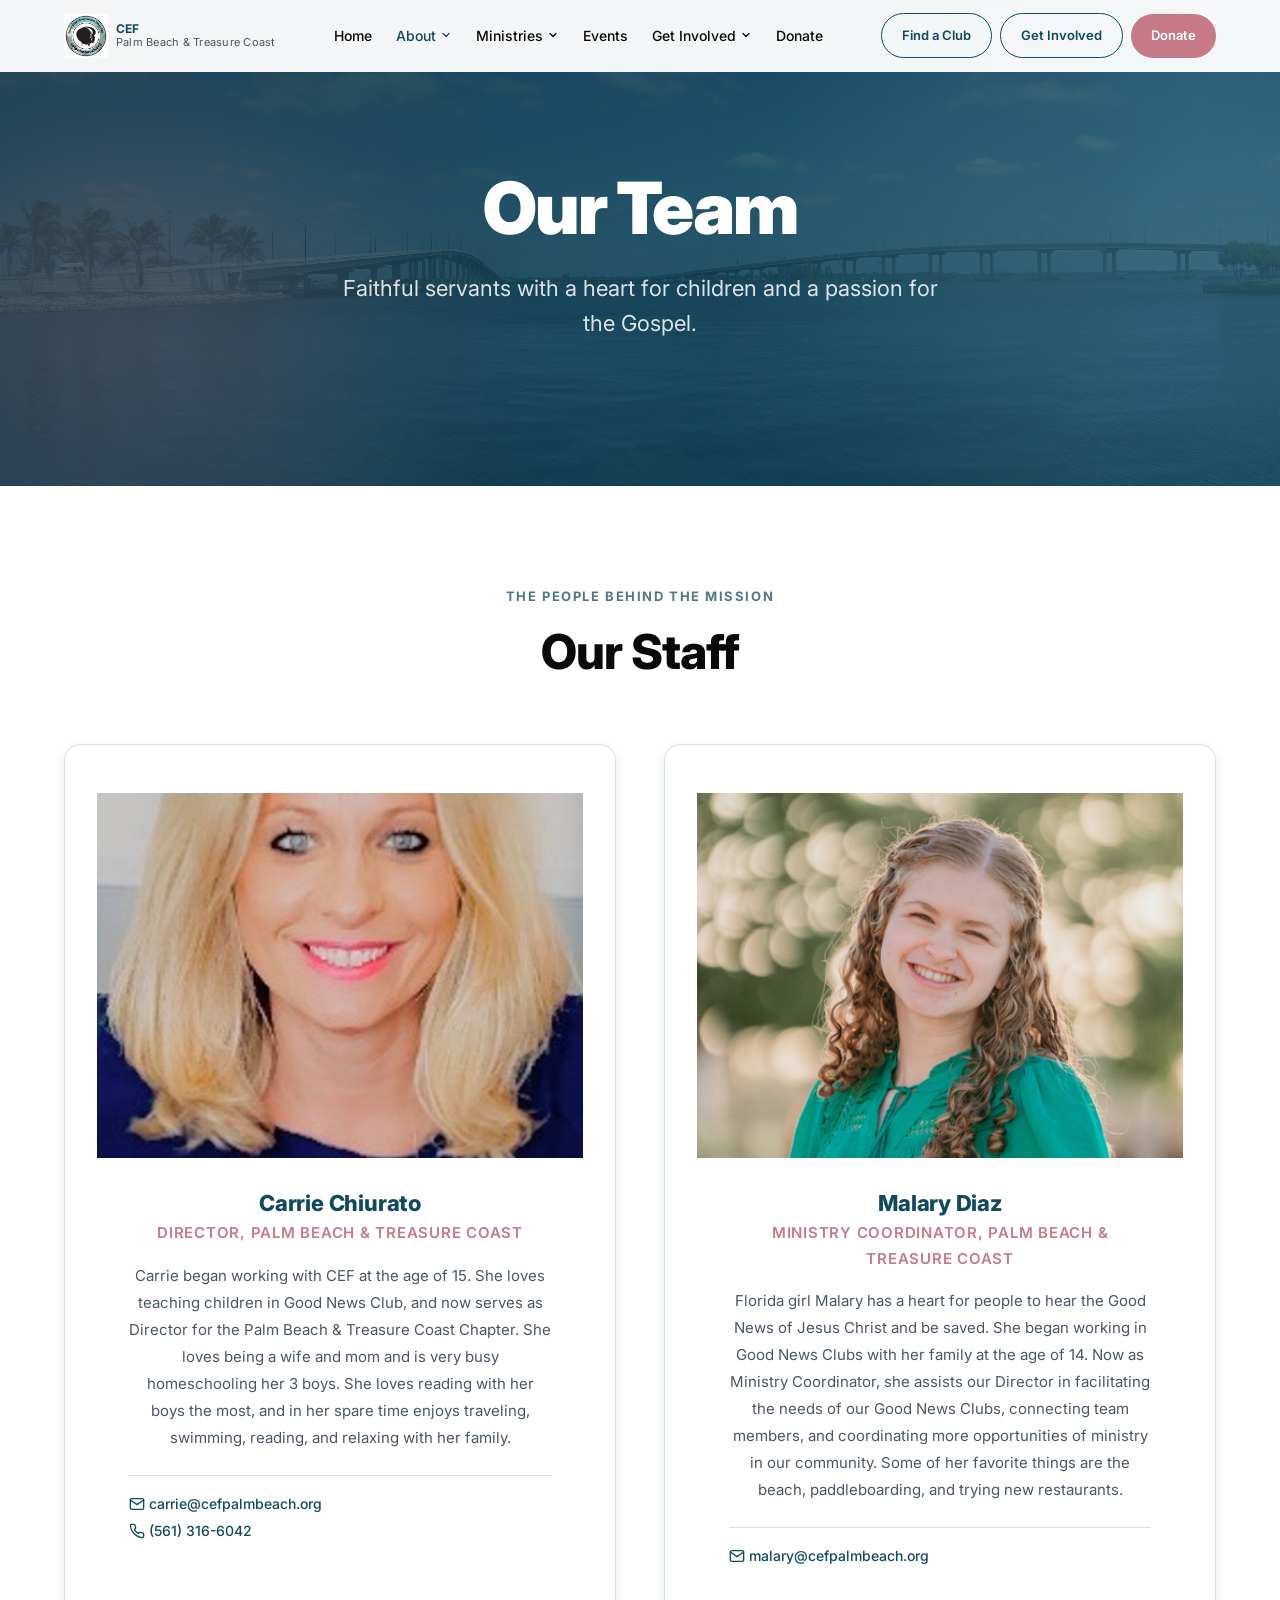
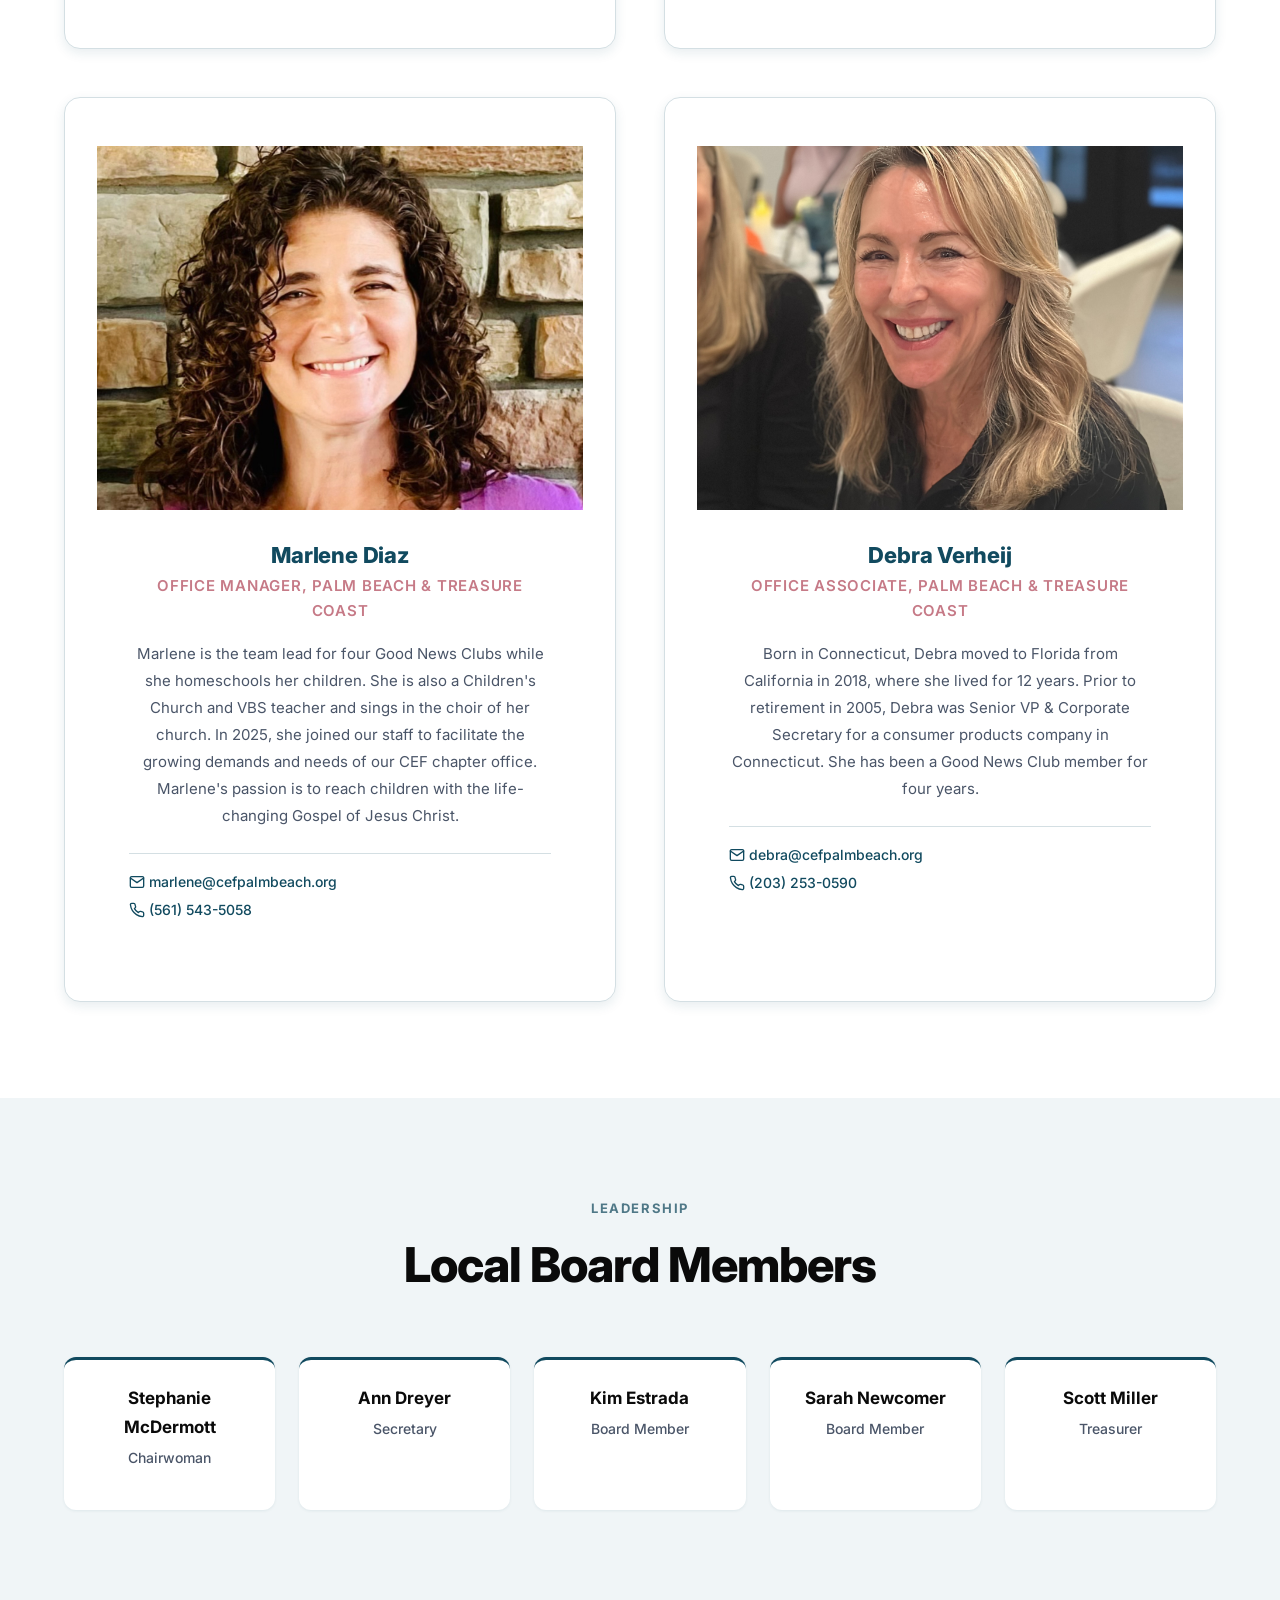
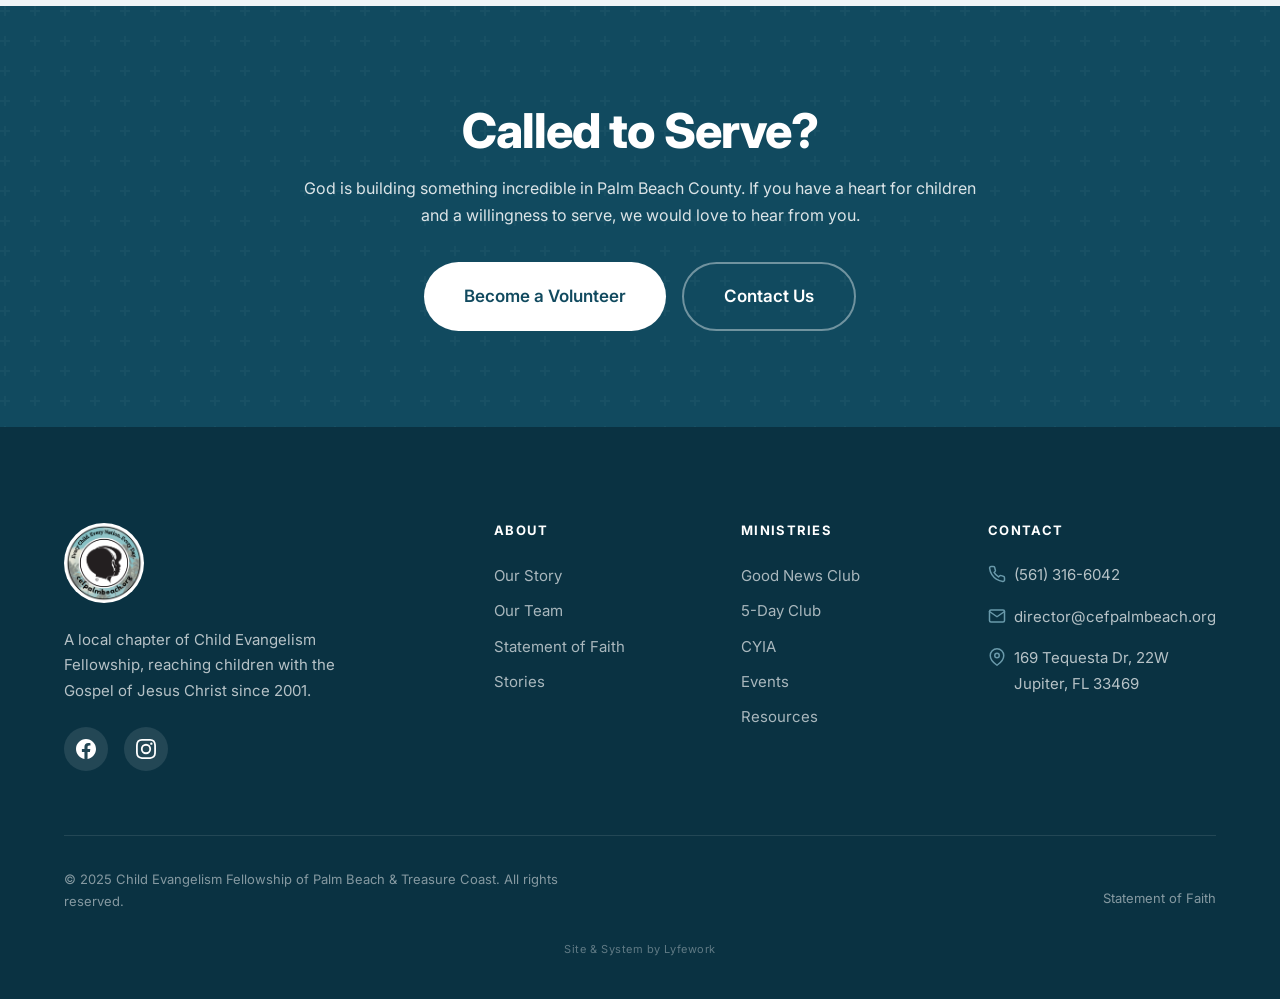
<file: pages/our-team.html>
<!DOCTYPE html>
<html lang="en">
<head>
  <meta charset="UTF-8">
  <meta name="viewport" content="width=device-width, initial-scale=1.0">
  <title>Our Team | CEF Palm Beach &amp; Treasure Coast</title>
  <meta name="description" content="Meet the staff and board of CEF Palm Beach &amp; Treasure Coast -- faithful servants dedicated to reaching children with the Gospel in Jupiter, FL.">
  <link rel="canonical" href="https://www.cefpalmbeach.org/pages/our-team.html">

  <!-- Open Graph -->
  <meta property="og:title" content="Our Team | CEF Palm Beach &amp; Treasure Coast">
  <meta property="og:description" content="Meet the staff and board of CEF Palm Beach &amp; Treasure Coast -- faithful servants dedicated to reaching children with the Gospel in Jupiter, FL.">
  <meta property="og:type" content="website">
  <meta property="og:url" content="https://www.cefpalmbeach.org/pages/our-team.html">
  <meta property="og:image" content="https://www.cefpalmbeach.org/assets/images/children-ministry.jpg">
  <meta property="og:site_name" content="CEF Palm Beach &amp; Treasure Coast">

  <!-- Google Fonts -->
  <link rel="preconnect" href="https://fonts.googleapis.com">
  <link rel="preconnect" href="https://fonts.gstatic.com" crossorigin>
  <link href="https://fonts.googleapis.com/css2?family=Inter:wght@300;400;500;600;700;800;900&display=swap" rel="stylesheet">

  <!-- Styles -->
  <link rel="stylesheet" href="../css/styles.css">

  <!-- Page-Specific Styles -->
  <style>
    /* Team Grid */
    .team-grid {
      display: grid;
      grid-template-columns: repeat(2, 1fr);
      gap: var(--space-2xl);
    }

    .team-card {
      background: var(--color-white);
      border-radius: var(--radius-lg);
      overflow: hidden;
      box-shadow: var(--shadow-md);
      transition: transform 0.3s ease, box-shadow 0.3s ease;
    }

    .team-card:hover {
      transform: translateY(-4px);
      box-shadow: var(--shadow-xl);
    }

    .team-card__image {
      width: 100%;
      aspect-ratio: 4 / 3;
      object-fit: cover;
    }

    .team-card__body {
      padding: var(--space-xl);
    }

    .team-card__name {
      font-size: 1.375rem;
      font-weight: 800;
      color: var(--color-primary);
      margin-bottom: var(--space-xs);
    }

    .team-card__role {
      font-size: 0.9375rem;
      font-weight: 600;
      color: var(--color-accent);
      text-transform: uppercase;
      letter-spacing: 0.05em;
      margin-bottom: var(--space-md);
    }

    .team-card__bio {
      font-size: 0.9375rem;
      line-height: 1.8;
      color: var(--color-text-muted);
      margin-bottom: var(--space-lg);
    }

    .team-card__contact {
      display: flex;
      flex-direction: column;
      gap: var(--space-xs);
      padding-top: var(--space-md);
      border-top: 1px solid var(--color-border);
    }

    .team-card__contact a {
      display: inline-flex;
      align-items: center;
      gap: var(--space-xs);
      font-size: 0.875rem;
      color: var(--color-primary);
      text-decoration: none;
      font-weight: 500;
      transition: color 0.2s ease;
    }

    .team-card__contact a:hover {
      color: var(--color-primary-dark);
    }

    .team-card__contact svg {
      flex-shrink: 0;
    }

    /* Board Section */
    .board-grid {
      display: grid;
      grid-template-columns: repeat(auto-fit, minmax(200px, 1fr));
      gap: var(--space-lg);
    }

    .board-card {
      background: var(--color-white);
      border-radius: var(--radius-md);
      padding: var(--space-lg) var(--space-xl);
      box-shadow: var(--shadow-sm);
      text-align: center;
      border-top: 3px solid var(--color-primary);
      transition: transform 0.3s ease, box-shadow 0.3s ease;
    }

    .board-card:hover {
      transform: translateY(-2px);
      box-shadow: var(--shadow-md);
    }

    .board-card__name {
      font-size: 1.0625rem;
      font-weight: 700;
      color: var(--color-text);
      margin-bottom: var(--space-xs);
    }

    .board-card__title {
      font-size: 0.875rem;
      color: var(--color-text-muted);
      font-weight: 500;
    }

    /* Responsive */
    @media (max-width: 768px) {
      .team-grid {
        grid-template-columns: 1fr;
      }

      .board-grid {
        grid-template-columns: repeat(2, 1fr);
      }
    }

    @media (max-width: 480px) {
      .board-grid {
        grid-template-columns: 1fr;
      }

      .team-card__contact {
        flex-direction: column;
      }

      .board-card {
        text-align: center;
      }
    }
  </style>
</head>
<body>

  <!-- Skip Link -->
  <a href="#main-content" class="skip-link">Skip to main content</a>

  <!-- ============================================
       HEADER
       ============================================ -->
  <header class="header" role="banner">
    <div class="header__inner">
      <!-- Logo -->
      <a href="../index.html" class="header__logo" aria-label="CEF Palm Beach &amp; Treasure Coast - Home">
        <img src="../assets/images/logo.png" alt="CEF Palm Beach &amp; Treasure Coast" width="44" height="44">
        <div class="header__logo-text">
          CEF
          <span>Palm Beach &amp; Treasure Coast</span>
        </div>
      </a>

      <!-- Desktop Navigation -->
      <nav class="nav" aria-label="Main navigation">
        <ul class="nav__list">
          <li class="nav__item">
            <a href="../index.html" class="nav__link">Home</a>
          </li>
          <li class="nav__item">
            <a href="our-team.html" class="nav__link nav__link--active" aria-haspopup="true" aria-expanded="false">
              About
              <svg xmlns="http://www.w3.org/2000/svg" viewBox="0 0 24 24" fill="none" stroke="currentColor" stroke-width="2.5" stroke-linecap="round" stroke-linejoin="round" aria-hidden="true"><polyline points="6 9 12 15 18 9"></polyline></svg>
            </a>
            <ul class="nav__dropdown" role="menu">
              <li><a href="../index.html#mission" class="nav__dropdown-link" role="menuitem">Our Story</a></li>
              <li><a href="statement-of-faith.html" class="nav__dropdown-link" role="menuitem">Statement of Faith</a></li>
              <li><a href="our-team.html" class="nav__dropdown-link" role="menuitem">Our Team</a></li>
              <li><a href="stories.html" class="nav__dropdown-link" role="menuitem">Stories</a></li>
            </ul>
          </li>
          <li class="nav__item">
            <a href="ministries.html" class="nav__link" aria-haspopup="true" aria-expanded="false">
              Ministries
              <svg xmlns="http://www.w3.org/2000/svg" viewBox="0 0 24 24" fill="none" stroke="currentColor" stroke-width="2.5" stroke-linecap="round" stroke-linejoin="round" aria-hidden="true"><polyline points="6 9 12 15 18 9"></polyline></svg>
            </a>
            <ul class="nav__dropdown" role="menu">
              <li><a href="good-news-club.html" class="nav__dropdown-link" role="menuitem">Good News Club</a></li>
              <li><a href="5-day-club.html" class="nav__dropdown-link" role="menuitem">5-Day Club</a></li>
              <li><a href="cyia.html" class="nav__dropdown-link" role="menuitem">CYIA</a></li>
              <li><a href="nextgen.html" class="nav__dropdown-link" role="menuitem">NextGen</a></li>
            </ul>
          </li>
          <li class="nav__item">
            <a href="events.html" class="nav__link">Events</a>
          </li>
          <li class="nav__item">
            <a href="volunteer.html" class="nav__link" aria-haspopup="true" aria-expanded="false">
              Get Involved
              <svg xmlns="http://www.w3.org/2000/svg" viewBox="0 0 24 24" fill="none" stroke="currentColor" stroke-width="2.5" stroke-linecap="round" stroke-linejoin="round" aria-hidden="true"><polyline points="6 9 12 15 18 9"></polyline></svg>
            </a>
            <ul class="nav__dropdown" role="menu">
              <li><a href="volunteer.html" class="nav__dropdown-link" role="menuitem">Volunteer</a></li>
              <li><a href="pray.html" class="nav__dropdown-link" role="menuitem">Pray</a></li>
              <li><a href="resources.html" class="nav__dropdown-link" role="menuitem">Resources</a></li>
            </ul>
          </li>
          <li class="nav__item">
            <a href="donate.html" class="nav__link">Donate</a>
          </li>
        </ul>
      </nav>

      <!-- Header CTAs -->
      <div class="header__ctas">
        <a href="good-news-club.html#find" class="header__cta header__cta--outline">Find a Club</a>
        <a href="volunteer.html" class="header__cta header__cta--outline">Get Involved</a>
        <a href="donate.html" class="header__cta header__cta--accent">Donate</a>
      </div>

      <!-- Mobile Menu Toggle -->
      <button class="menu-toggle" aria-label="Toggle navigation menu" aria-expanded="false" aria-controls="mobile-menu">
        <span></span>
        <span></span>
        <span></span>
      </button>
    </div>
  </header>

  <!-- Mobile Menu -->
  <nav class="mobile-menu" id="mobile-menu" aria-label="Mobile navigation">
    <ul class="mobile-menu__list">
      <li class="mobile-menu__item">
        <a href="../index.html" class="mobile-menu__link">Home</a>
      </li>
      <li class="mobile-menu__item">
        <a href="#" class="mobile-menu__link mobile-menu__toggle">
          About
          <svg xmlns="http://www.w3.org/2000/svg" width="20" height="20" viewBox="0 0 24 24" fill="none" stroke="currentColor" stroke-width="2" stroke-linecap="round" stroke-linejoin="round" aria-hidden="true"><polyline points="6 9 12 15 18 9"></polyline></svg>
        </a>
        <ul class="mobile-menu__sub">
          <li><a href="../index.html#mission">Our Story</a></li>
          <li><a href="statement-of-faith.html">Statement of Faith</a></li>
          <li><a href="our-team.html">Our Team</a></li>
          <li><a href="stories.html">Stories</a></li>
        </ul>
      </li>
      <li class="mobile-menu__item">
        <a href="#" class="mobile-menu__link mobile-menu__toggle">
          Ministries
          <svg xmlns="http://www.w3.org/2000/svg" width="20" height="20" viewBox="0 0 24 24" fill="none" stroke="currentColor" stroke-width="2" stroke-linecap="round" stroke-linejoin="round" aria-hidden="true"><polyline points="6 9 12 15 18 9"></polyline></svg>
        </a>
        <ul class="mobile-menu__sub">
          <li><a href="good-news-club.html">Good News Club</a></li>
          <li><a href="5-day-club.html">5-Day Club</a></li>
          <li><a href="cyia.html">CYIA</a></li>
          <li><a href="nextgen.html">NextGen</a></li>
        </ul>
      </li>
      <li class="mobile-menu__item">
        <a href="events.html" class="mobile-menu__link">Events</a>
      </li>
      <li class="mobile-menu__item">
        <a href="#" class="mobile-menu__link mobile-menu__toggle">
          Get Involved
          <svg xmlns="http://www.w3.org/2000/svg" width="20" height="20" viewBox="0 0 24 24" fill="none" stroke="currentColor" stroke-width="2" stroke-linecap="round" stroke-linejoin="round" aria-hidden="true"><polyline points="6 9 12 15 18 9"></polyline></svg>
        </a>
        <ul class="mobile-menu__sub">
          <li><a href="volunteer.html">Volunteer</a></li>
          <li><a href="pray.html">Pray</a></li>
          <li><a href="resources.html">Resources</a></li>
        </ul>
      </li>
      <li class="mobile-menu__item">
        <a href="donate.html" class="mobile-menu__link">Donate</a>
      </li>
    </ul>
    <div class="mobile-menu__ctas">
      <a href="good-news-club.html#find" class="btn btn--primary">Find a Club</a>
      <a href="volunteer.html" class="btn btn--secondary">Get Involved</a>
      <a href="donate.html" class="btn btn--accent">Donate</a>
    </div>
  </nav>

  <!-- ============================================
       MAIN CONTENT
       ============================================ -->
  <main id="main-content">

    <!-- ============================================
         HERO SECTION
         ============================================ -->
    <section class="hero hero--short" aria-labelledby="hero-heading">
      <div class="hero__bg">
        <img src="../assets/images/team-hero.jpg"
             alt="Palm Beach County waterfront panorama"
             width="1920" height="1080">
      </div>
      <div class="hero__overlay"></div>
      <div class="hero__aurora"></div>

      <div class="hero__content">
        <h1 id="hero-heading" class="hero__title">Our Team</h1>
        <p class="hero__subtitle">
          Faithful servants with a heart for children and a passion for the Gospel.
        </p>
      </div>
    </section>

    <!-- ============================================
         STAFF SECTION
         ============================================ -->
    <section class="section" aria-labelledby="staff-heading">
      <div class="container">
        <div class="section__header fade-up">
          <span class="section__label">The People Behind the Mission</span>
          <h2 id="staff-heading">Our Staff</h2>
        </div>

        <div class="team-grid stagger">

          <!-- Carrie Chiurato -->
          <div class="team-card fade-up">
            <img src="../assets/images/team-carrie.jpg"
                 alt="Carrie Chiurato, Director of CEF Palm Beach &amp; Treasure Coast"
                 class="team-card__image"
                 width="600" height="450"
                 loading="lazy">
            <div class="team-card__body">
              <h3 class="team-card__name">Carrie Chiurato</h3>
              <p class="team-card__role">Director, Palm Beach &amp; Treasure Coast</p>
              <p class="team-card__bio">
                Carrie began working with CEF at the age of 15. She loves teaching children in Good News Club, and now serves as Director for the Palm Beach &amp; Treasure Coast Chapter. She loves being a wife and mom and is very busy homeschooling her 3 boys. She loves reading with her boys the most, and in her spare time enjoys traveling, swimming, reading, and relaxing with her family.
              </p>
              <div class="team-card__contact">
                <a href="mailto:carrie@cefpalmbeach.org">
                  <svg xmlns="http://www.w3.org/2000/svg" width="16" height="16" viewBox="0 0 24 24" fill="none" stroke="currentColor" stroke-width="2" stroke-linecap="round" stroke-linejoin="round" aria-hidden="true">
                    <path d="M4 4h16c1.1 0 2 .9 2 2v12c0 1.1-.9 2-2 2H4c-1.1 0-2-.9-2-2V6c0-1.1.9-2 2-2z"></path>
                    <polyline points="22,6 12,13 2,6"></polyline>
                  </svg>
                  carrie@cefpalmbeach.org
                </a>
                <a href="tel:+15613166042">
                  <svg xmlns="http://www.w3.org/2000/svg" width="16" height="16" viewBox="0 0 24 24" fill="none" stroke="currentColor" stroke-width="2" stroke-linecap="round" stroke-linejoin="round" aria-hidden="true">
                    <path d="M22 16.92v3a2 2 0 0 1-2.18 2 19.79 19.79 0 0 1-8.63-3.07 19.5 19.5 0 0 1-6-6 19.79 19.79 0 0 1-3.07-8.67A2 2 0 0 1 4.11 2h3a2 2 0 0 1 2 1.72 12.84 12.84 0 0 0 .7 2.81 2 2 0 0 1-.45 2.11L8.09 9.91a16 16 0 0 0 6 6l1.27-1.27a2 2 0 0 1 2.11-.45 12.84 12.84 0 0 0 2.81.7A2 2 0 0 1 22 16.92z"></path>
                  </svg>
                  (561) 316-6042
                </a>
              </div>
            </div>
          </div>

          <!-- Malary Diaz -->
          <div class="team-card fade-up">
            <img src="../assets/images/team-malary.jpg"
                 alt="Malary Diaz, Ministry Coordinator of CEF Palm Beach &amp; Treasure Coast"
                 class="team-card__image"
                 width="600" height="450"
                 loading="lazy">
            <div class="team-card__body">
              <h3 class="team-card__name">Malary Diaz</h3>
              <p class="team-card__role">Ministry Coordinator, Palm Beach &amp; Treasure Coast</p>
              <p class="team-card__bio">
                Florida girl Malary has a heart for people to hear the Good News of Jesus Christ and be saved. She began working in Good News Clubs with her family at the age of 14. Now as Ministry Coordinator, she assists our Director in facilitating the needs of our Good News Clubs, connecting team members, and coordinating more opportunities of ministry in our community. Some of her favorite things are the beach, paddleboarding, and trying new restaurants.
              </p>
              <div class="team-card__contact">
                <a href="mailto:malary@cefpalmbeach.org">
                  <svg xmlns="http://www.w3.org/2000/svg" width="16" height="16" viewBox="0 0 24 24" fill="none" stroke="currentColor" stroke-width="2" stroke-linecap="round" stroke-linejoin="round" aria-hidden="true">
                    <path d="M4 4h16c1.1 0 2 .9 2 2v12c0 1.1-.9 2-2 2H4c-1.1 0-2-.9-2-2V6c0-1.1.9-2 2-2z"></path>
                    <polyline points="22,6 12,13 2,6"></polyline>
                  </svg>
                  malary@cefpalmbeach.org
                </a>
              </div>
            </div>
          </div>

          <!-- Marlene Diaz -->
          <div class="team-card fade-up">
            <img src="../assets/images/team-marlene.jpg"
                 alt="Marlene Diaz, Office Manager of CEF Palm Beach &amp; Treasure Coast"
                 class="team-card__image"
                 width="600" height="450"
                 loading="lazy">
            <div class="team-card__body">
              <h3 class="team-card__name">Marlene Diaz</h3>
              <p class="team-card__role">Office Manager, Palm Beach &amp; Treasure Coast</p>
              <p class="team-card__bio">
                Marlene is the team lead for four Good News Clubs while she homeschools her children. She is also a Children's Church and VBS teacher and sings in the choir of her church. In 2025, she joined our staff to facilitate the growing demands and needs of our CEF chapter office. Marlene's passion is to reach children with the life-changing Gospel of Jesus Christ.
              </p>
              <div class="team-card__contact">
                <a href="mailto:marlene@cefpalmbeach.org">
                  <svg xmlns="http://www.w3.org/2000/svg" width="16" height="16" viewBox="0 0 24 24" fill="none" stroke="currentColor" stroke-width="2" stroke-linecap="round" stroke-linejoin="round" aria-hidden="true">
                    <path d="M4 4h16c1.1 0 2 .9 2 2v12c0 1.1-.9 2-2 2H4c-1.1 0-2-.9-2-2V6c0-1.1.9-2 2-2z"></path>
                    <polyline points="22,6 12,13 2,6"></polyline>
                  </svg>
                  marlene@cefpalmbeach.org
                </a>
                <a href="tel:+15615435058">
                  <svg xmlns="http://www.w3.org/2000/svg" width="16" height="16" viewBox="0 0 24 24" fill="none" stroke="currentColor" stroke-width="2" stroke-linecap="round" stroke-linejoin="round" aria-hidden="true">
                    <path d="M22 16.92v3a2 2 0 0 1-2.18 2 19.79 19.79 0 0 1-8.63-3.07 19.5 19.5 0 0 1-6-6 19.79 19.79 0 0 1-3.07-8.67A2 2 0 0 1 4.11 2h3a2 2 0 0 1 2 1.72 12.84 12.84 0 0 0 .7 2.81 2 2 0 0 1-.45 2.11L8.09 9.91a16 16 0 0 0 6 6l1.27-1.27a2 2 0 0 1 2.11-.45 12.84 12.84 0 0 0 2.81.7A2 2 0 0 1 22 16.92z"></path>
                  </svg>
                  (561) 543-5058
                </a>
              </div>
            </div>
          </div>

          <!-- Debra Verheij -->
          <div class="team-card fade-up">
            <img src="../assets/images/team-debra.jpg"
                 alt="Debra Verheij, Office Associate of CEF Palm Beach &amp; Treasure Coast"
                 class="team-card__image"
                 width="600" height="450"
                 loading="lazy">
            <div class="team-card__body">
              <h3 class="team-card__name">Debra Verheij</h3>
              <p class="team-card__role">Office Associate, Palm Beach &amp; Treasure Coast</p>
              <p class="team-card__bio">
                Born in Connecticut, Debra moved to Florida from California in 2018, where she lived for 12 years. Prior to retirement in 2005, Debra was Senior VP &amp; Corporate Secretary for a consumer products company in Connecticut. She has been a Good News Club member for four years.
              </p>
              <div class="team-card__contact">
                <a href="mailto:debra@cefpalmbeach.org">
                  <svg xmlns="http://www.w3.org/2000/svg" width="16" height="16" viewBox="0 0 24 24" fill="none" stroke="currentColor" stroke-width="2" stroke-linecap="round" stroke-linejoin="round" aria-hidden="true">
                    <path d="M4 4h16c1.1 0 2 .9 2 2v12c0 1.1-.9 2-2 2H4c-1.1 0-2-.9-2-2V6c0-1.1.9-2 2-2z"></path>
                    <polyline points="22,6 12,13 2,6"></polyline>
                  </svg>
                  debra@cefpalmbeach.org
                </a>
                <a href="tel:+12032530590">
                  <svg xmlns="http://www.w3.org/2000/svg" width="16" height="16" viewBox="0 0 24 24" fill="none" stroke="currentColor" stroke-width="2" stroke-linecap="round" stroke-linejoin="round" aria-hidden="true">
                    <path d="M22 16.92v3a2 2 0 0 1-2.18 2 19.79 19.79 0 0 1-8.63-3.07 19.5 19.5 0 0 1-6-6 19.79 19.79 0 0 1-3.07-8.67A2 2 0 0 1 4.11 2h3a2 2 0 0 1 2 1.72 12.84 12.84 0 0 0 .7 2.81 2 2 0 0 1-.45 2.11L8.09 9.91a16 16 0 0 0 6 6l1.27-1.27a2 2 0 0 1 2.11-.45 12.84 12.84 0 0 0 2.81.7A2 2 0 0 1 22 16.92z"></path>
                  </svg>
                  (203) 253-0590
                </a>
              </div>
            </div>
          </div>

        </div>
      </div>
    </section>

    <!-- ============================================
         BOARD SECTION
         ============================================ -->
    <section class="section section--alt" aria-labelledby="board-heading">
      <div class="container">
        <div class="section__header fade-up">
          <span class="section__label">Leadership</span>
          <h2 id="board-heading">Local Board Members</h2>
        </div>

        <div class="board-grid stagger">
          <div class="board-card fade-up">
            <p class="board-card__name">Stephanie McDermott</p>
            <p class="board-card__title">Chairwoman</p>
          </div>
          <div class="board-card fade-up">
            <p class="board-card__name">Ann Dreyer</p>
            <p class="board-card__title">Secretary</p>
          </div>
          <div class="board-card fade-up">
            <p class="board-card__name">Kim Estrada</p>
            <p class="board-card__title">Board Member</p>
          </div>
          <div class="board-card fade-up">
            <p class="board-card__name">Sarah Newcomer</p>
            <p class="board-card__title">Board Member</p>
          </div>
          <div class="board-card fade-up">
            <p class="board-card__name">Scott Miller</p>
            <p class="board-card__title">Treasurer</p>
          </div>
        </div>
      </div>
    </section>

    <!-- ============================================
         CTA BANNER
         ============================================ -->
    <section class="cta-banner" aria-labelledby="cta-heading">
      <div class="container fade-up">
        <h2 id="cta-heading">Called to Serve?</h2>
        <p>God is building something incredible in Palm Beach County. If you have a heart for children and a willingness to serve, we would love to hear from you.</p>
        <div style="display: flex; gap: var(--space-md); justify-content: center; flex-wrap: wrap;">
          <a href="volunteer.html" class="btn btn--white btn--lg">Become a Volunteer</a>
          <a href="mailto:director@cefpalmbeach.org" class="btn btn--ghost btn--lg">Contact Us</a>
        </div>
      </div>
    </section>

  </main>

  <!-- ============================================
       FOOTER
       ============================================ -->
  <footer class="footer" role="contentinfo">
    <div class="container">
      <div class="footer__grid">

        <!-- Brand Column -->
        <div class="footer__brand">
          <img src="../assets/images/logo.png" alt="CEF Palm Beach &amp; Treasure Coast" class="footer__logo" width="80" height="80">
          <p class="footer__tagline">
            A local chapter of Child Evangelism Fellowship, reaching children with the Gospel of Jesus Christ since 2001.
          </p>
          <div class="footer__social">
            <a href="https://www.facebook.com/cefpalmbeach" aria-label="Follow us on Facebook" target="_blank" rel="noopener noreferrer">
              <svg xmlns="http://www.w3.org/2000/svg" width="20" height="20" viewBox="0 0 24 24" fill="currentColor" aria-hidden="true">
                <path d="M24 12.073c0-6.627-5.373-12-12-12s-12 5.373-12 12c0 5.99 4.388 10.954 10.125 11.854v-8.385H7.078v-3.47h3.047V9.43c0-3.007 1.792-4.669 4.533-4.669 1.312 0 2.686.235 2.686.235v2.953H15.83c-1.491 0-1.956.925-1.956 1.874v2.25h3.328l-.532 3.47h-2.796v8.385C19.612 23.027 24 18.062 24 12.073z"/>
              </svg>
            </a>
            <a href="https://www.instagram.com/cefpalmbeach" aria-label="Follow us on Instagram" target="_blank" rel="noopener noreferrer">
              <svg xmlns="http://www.w3.org/2000/svg" width="20" height="20" viewBox="0 0 24 24" fill="currentColor" aria-hidden="true">
                <path d="M12 2.163c3.204 0 3.584.012 4.85.07 3.252.148 4.771 1.691 4.919 4.919.058 1.265.069 1.645.069 4.849 0 3.205-.012 3.584-.069 4.849-.149 3.225-1.664 4.771-4.919 4.919-1.266.058-1.644.07-4.85.07-3.204 0-3.584-.012-4.849-.07-3.26-.149-4.771-1.699-4.919-4.92-.058-1.265-.07-1.644-.07-4.849 0-3.204.013-3.583.07-4.849.149-3.227 1.664-4.771 4.919-4.919 1.266-.057 1.645-.069 4.849-.069zM12 0C8.741 0 8.333.014 7.053.072 2.695.272.273 2.69.073 7.052.014 8.333 0 8.741 0 12c0 3.259.014 3.668.072 4.948.2 4.358 2.618 6.78 6.98 6.98C8.333 23.986 8.741 24 12 24c3.259 0 3.668-.014 4.948-.072 4.354-.2 6.782-2.618 6.979-6.98.059-1.28.073-1.689.073-4.948 0-3.259-.014-3.667-.072-4.947-.196-4.354-2.617-6.78-6.979-6.98C15.668.014 15.259 0 12 0zm0 5.838a6.162 6.162 0 100 12.324 6.162 6.162 0 000-12.324zM12 16a4 4 0 110-8 4 4 0 010 8zm6.406-11.845a1.44 1.44 0 100 2.881 1.44 1.44 0 000-2.881z"/>
              </svg>
            </a>
          </div>
        </div>

        <!-- About Column -->
        <div>
          <h4 class="footer__col-title">About</h4>
          <ul class="footer__links">
            <li><a href="../index.html#mission">Our Story</a></li>
            <li><a href="our-team.html">Our Team</a></li>
            <li><a href="statement-of-faith.html">Statement of Faith</a></li>
            <li><a href="stories.html">Stories</a></li>
          </ul>
        </div>

        <!-- Ministries Column -->
        <div>
          <h4 class="footer__col-title">Ministries</h4>
          <ul class="footer__links">
            <li><a href="good-news-club.html">Good News Club</a></li>
            <li><a href="5-day-club.html">5-Day Club</a></li>
            <li><a href="cyia.html">CYIA</a></li>
            <li><a href="events.html">Events</a></li>
            <li><a href="resources.html">Resources</a></li>
          </ul>
        </div>

        <!-- Contact Column -->
        <div>
          <h4 class="footer__col-title">Contact</h4>
          <address style="font-style: normal;">
            <div class="footer__contact-item">
              <svg xmlns="http://www.w3.org/2000/svg" width="18" height="18" viewBox="0 0 24 24" fill="none" stroke="currentColor" stroke-width="2" stroke-linecap="round" stroke-linejoin="round" aria-hidden="true">
                <path d="M22 16.92v3a2 2 0 0 1-2.18 2 19.79 19.79 0 0 1-8.63-3.07 19.5 19.5 0 0 1-6-6 19.79 19.79 0 0 1-3.07-8.67A2 2 0 0 1 4.11 2h3a2 2 0 0 1 2 1.72 12.84 12.84 0 0 0 .7 2.81 2 2 0 0 1-.45 2.11L8.09 9.91a16 16 0 0 0 6 6l1.27-1.27a2 2 0 0 1 2.11-.45 12.84 12.84 0 0 0 2.81.7A2 2 0 0 1 22 16.92z"></path>
              </svg>
              <a href="tel:+15613166042">(561) 316-6042</a>
            </div>
            <div class="footer__contact-item">
              <svg xmlns="http://www.w3.org/2000/svg" width="18" height="18" viewBox="0 0 24 24" fill="none" stroke="currentColor" stroke-width="2" stroke-linecap="round" stroke-linejoin="round" aria-hidden="true">
                <path d="M4 4h16c1.1 0 2 .9 2 2v12c0 1.1-.9 2-2 2H4c-1.1 0-2-.9-2-2V6c0-1.1.9-2 2-2z"></path>
                <polyline points="22,6 12,13 2,6"></polyline>
              </svg>
              <a href="mailto:director@cefpalmbeach.org">director@cefpalmbeach.org</a>
            </div>
            <div class="footer__contact-item">
              <svg xmlns="http://www.w3.org/2000/svg" width="18" height="18" viewBox="0 0 24 24" fill="none" stroke="currentColor" stroke-width="2" stroke-linecap="round" stroke-linejoin="round" aria-hidden="true">
                <path d="M21 10c0 7-9 13-9 13s-9-6-9-13a9 9 0 0 1 18 0z"></path>
                <circle cx="12" cy="10" r="3"></circle>
              </svg>
              <span>169 Tequesta Dr, 22W<br>Jupiter, FL 33469</span>
            </div>
          </address>
        </div>

      </div>

      <!-- Footer Bottom -->
      <div class="footer__bottom">
        <p class="footer__copy">&copy; 2025 Child Evangelism Fellowship of Palm Beach &amp; Treasure Coast. All rights reserved.</p>
        <div class="footer__legal">
          <a href="statement-of-faith.html">Statement of Faith</a>
        </div>
      </div>
    </div>
    <div class="lyf-credit">
      Site &amp; System by <a href="https://lyfework.io" target="_blank" rel="noopener">Lyfework</a>
    </div>
  </footer>

  <!-- Scripts -->
  <script src="../js/main.js"></script>

</body>
</html>
</file>
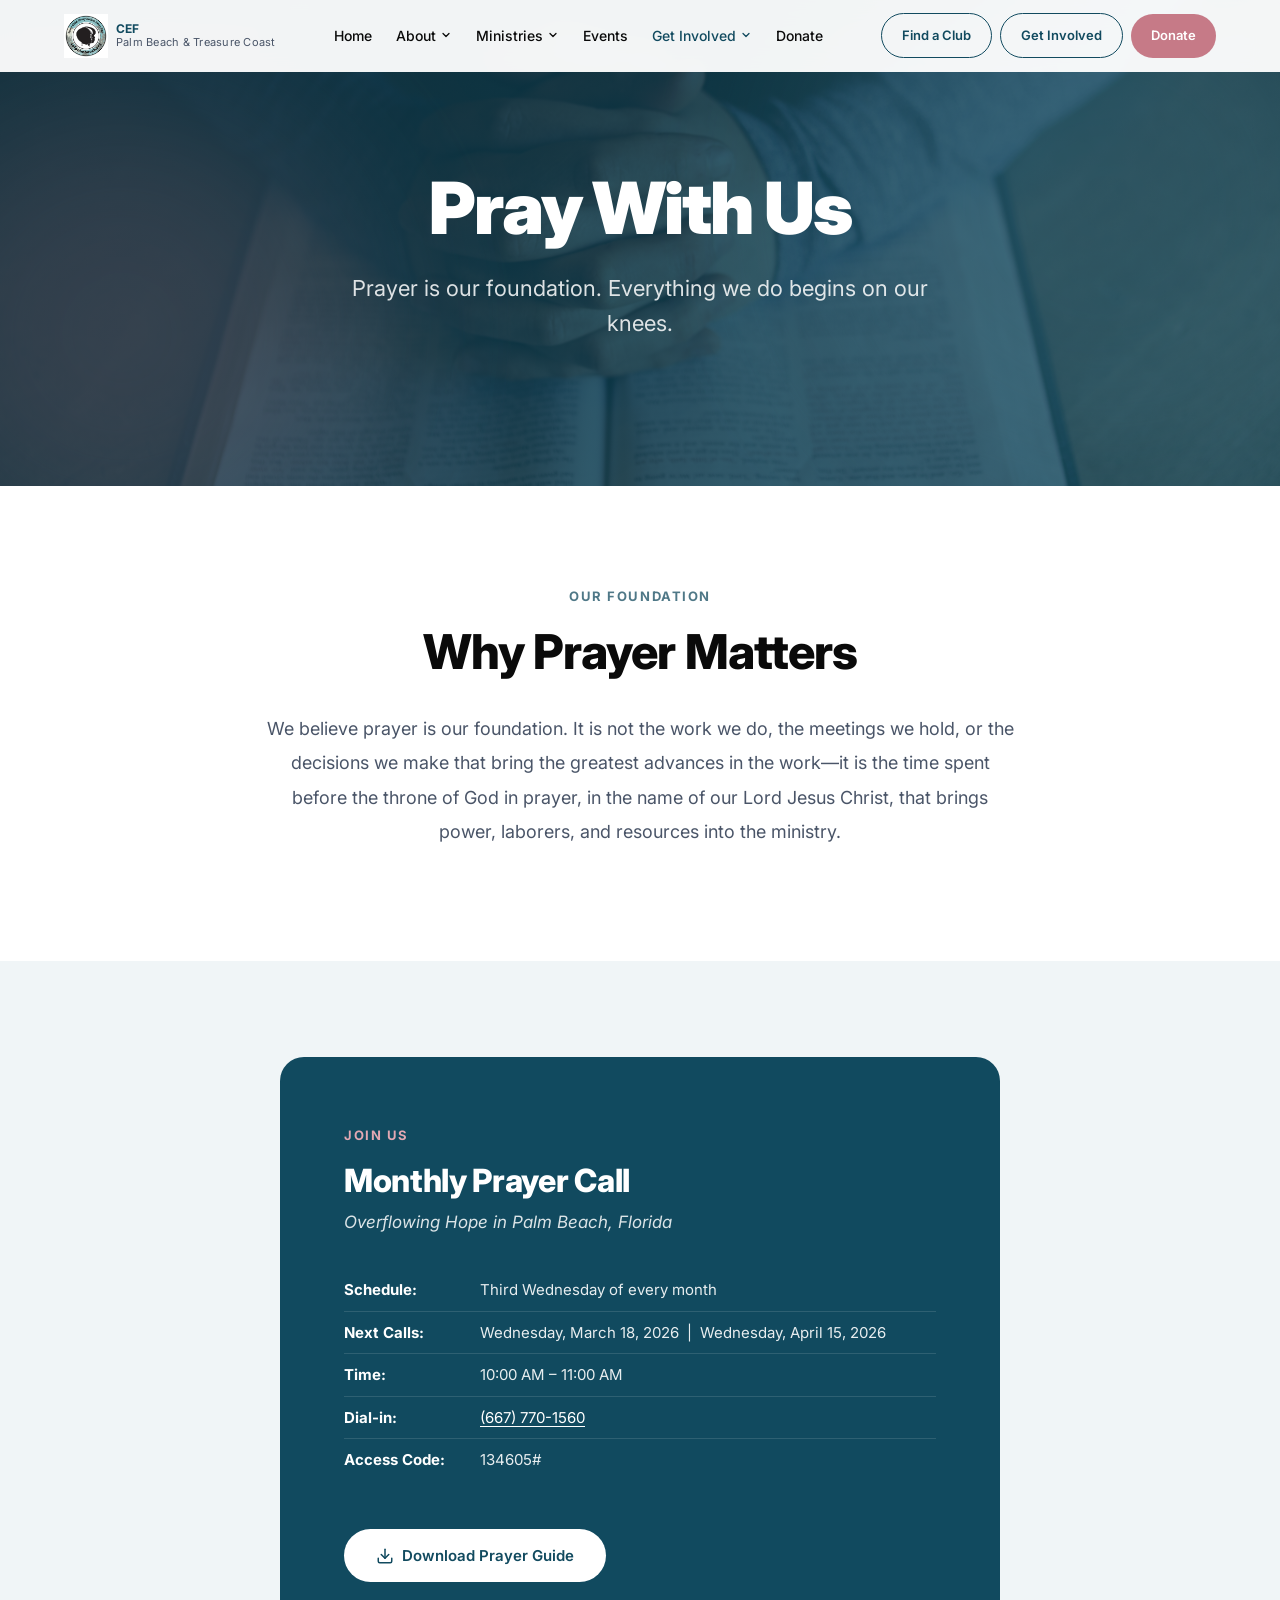
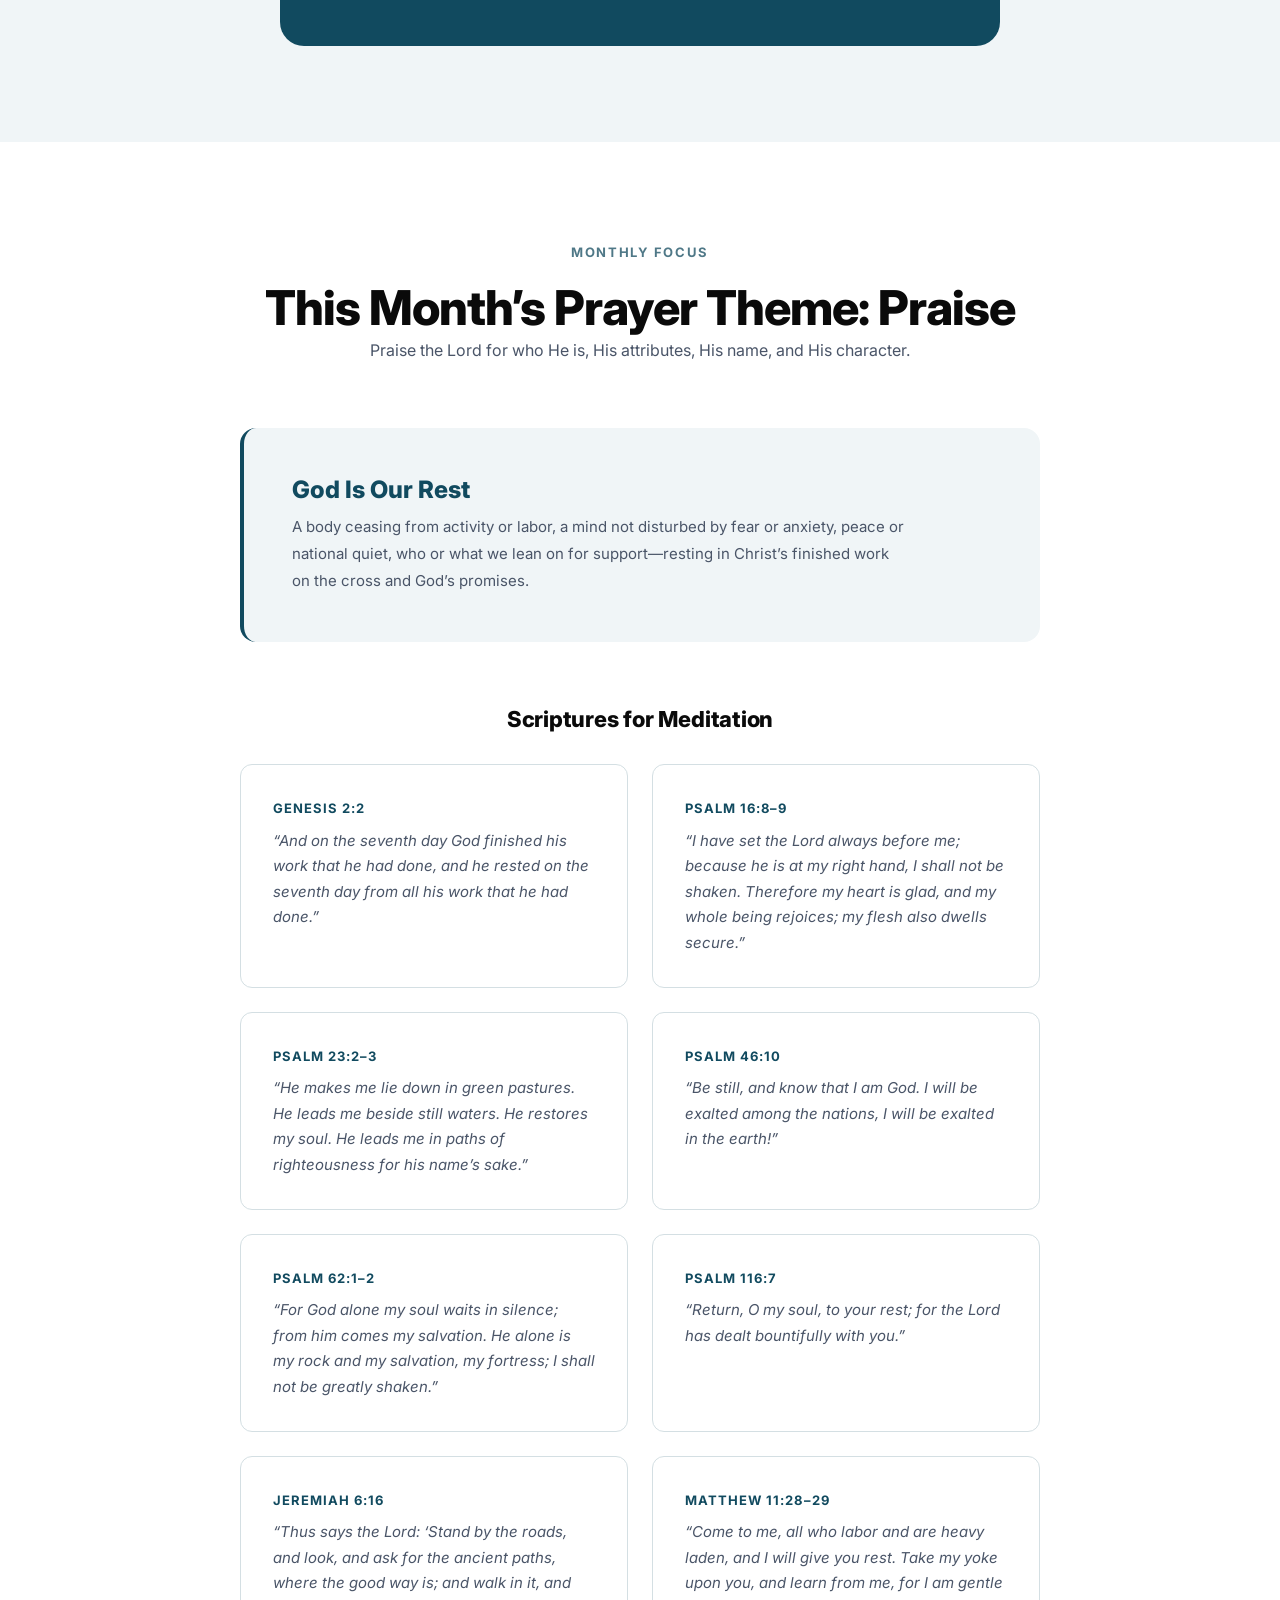
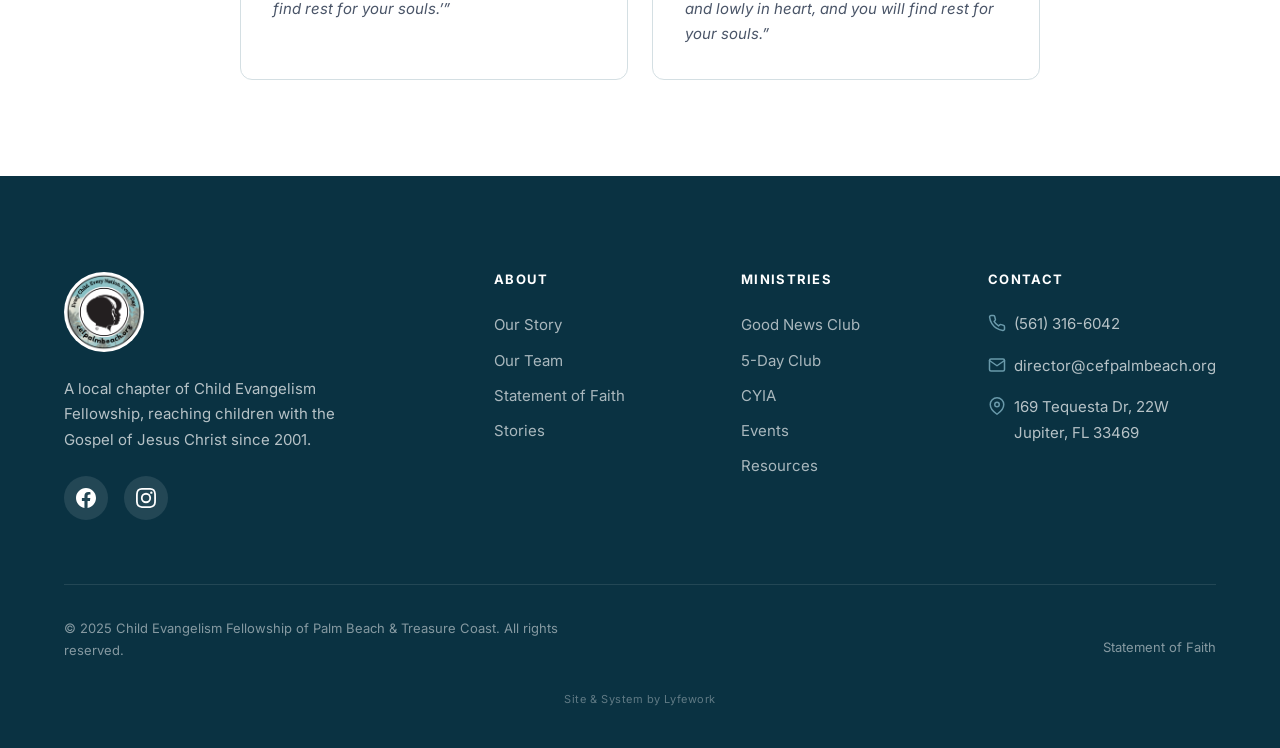
<file: pages/pray.html>
<!DOCTYPE html>
<html lang="en">
<head>
  <meta charset="UTF-8">
  <meta name="viewport" content="width=device-width, initial-scale=1.0">
  <title>Pray With Us | CEF Palm Beach &amp; Treasure Coast</title>
  <meta name="description" content="Join CEF Palm Beach in prayer for children, volunteers, and the ministry. Monthly prayer calls and downloadable prayer guides.">
  <link rel="canonical" href="https://www.cefpalmbeach.org/pages/pray.html">

  <!-- Open Graph -->
  <meta property="og:title" content="Pray With Us | CEF Palm Beach &amp; Treasure Coast">
  <meta property="og:description" content="Join CEF Palm Beach in prayer for children, volunteers, and the ministry. Monthly prayer calls and downloadable prayer guides.">
  <meta property="og:type" content="website">
  <meta property="og:url" content="https://www.cefpalmbeach.org/pages/pray.html">
  <meta property="og:site_name" content="CEF Palm Beach &amp; Treasure Coast">

  <!-- Google Fonts -->
  <link rel="preconnect" href="https://fonts.googleapis.com">
  <link rel="preconnect" href="https://fonts.gstatic.com" crossorigin>
  <link href="https://fonts.googleapis.com/css2?family=Inter:wght@300;400;500;600;700;800;900&display=swap" rel="stylesheet">

  <!-- Styles -->
  <link rel="stylesheet" href="../css/styles.css">

  <!-- Page-Specific Styles -->
  <style>
    /* Prayer Call Featured Card */
    .prayer-call {
      background: var(--color-primary);
      border-radius: var(--radius-xl);
      padding: var(--space-3xl);
      color: var(--color-white);
      max-width: 720px;
      margin: 0 auto;
    }

    .prayer-call h3 {
      color: var(--color-white);
      margin-bottom: var(--space-sm);
    }

    .prayer-call__subtitle {
      font-size: 1.0625rem;
      color: rgba(255, 255, 255, 0.85);
      margin-bottom: var(--space-xl);
      font-style: italic;
    }

    .prayer-call__details {
      list-style: none;
      margin-bottom: var(--space-xl);
    }

    .prayer-call__details li {
      display: flex;
      align-items: flex-start;
      gap: var(--space-md);
      padding: var(--space-sm) 0;
      font-size: 0.9375rem;
      color: rgba(255, 255, 255, 0.9);
      border-bottom: 1px solid rgba(255, 255, 255, 0.12);
    }

    .prayer-call__details li:last-child {
      border-bottom: none;
    }

    .prayer-call__details strong {
      color: var(--color-white);
      min-width: 120px;
      flex-shrink: 0;
    }

    .prayer-call .btn--white {
      margin-top: var(--space-md);
    }

    /* Why Prayer Section */
    .prayer-why {
      max-width: 760px;
      margin: 0 auto;
      text-align: center;
    }

    .prayer-why p {
      font-size: 1.125rem;
      line-height: 1.9;
      color: var(--color-text-muted);
      margin-left: auto;
      margin-right: auto;
    }

    /* Prayer Theme */
    .prayer-theme {
      max-width: 800px;
      margin: 0 auto;
    }

    .prayer-theme__intro {
      text-align: center;
      margin-bottom: var(--space-3xl);
    }

    .prayer-theme__attribute {
      background: var(--color-surface-alt);
      border-radius: var(--radius-lg);
      padding: var(--space-2xl);
      margin-bottom: var(--space-3xl);
      border-left: 4px solid var(--color-primary);
    }

    .prayer-theme__attribute h4 {
      color: var(--color-primary);
      margin-bottom: var(--space-sm);
    }

    .prayer-theme__attribute p {
      font-size: 0.9375rem;
      line-height: 1.8;
      color: var(--color-text-muted);
      margin-bottom: 0;
    }

    /* Scripture Cards Grid */
    .scripture-grid {
      display: grid;
      grid-template-columns: repeat(2, 1fr);
      gap: var(--space-lg);
    }

    .scripture-card {
      background: var(--color-surface);
      border: 1px solid var(--color-border);
      border-radius: var(--radius-md);
      padding: var(--space-xl);
      transition: all var(--duration-normal) var(--ease-out);
    }

    .scripture-card:hover {
      transform: translateY(-2px);
      box-shadow: var(--shadow-md);
      border-color: var(--color-secondary);
    }

    .scripture-card__ref {
      font-size: 0.8125rem;
      font-weight: 700;
      text-transform: uppercase;
      letter-spacing: 0.08em;
      color: var(--color-primary);
      margin-bottom: var(--space-sm);
      display: block;
    }

    .scripture-card__text {
      font-size: 0.9375rem;
      line-height: 1.7;
      color: var(--color-text-muted);
      font-style: italic;
      margin-bottom: 0;
    }

    @media (max-width: 768px) {
      .scripture-grid {
        grid-template-columns: 1fr;
      }

      .prayer-call {
        padding: var(--space-2xl) var(--space-xl);
      }

      .prayer-call__details strong {
        min-width: 90px;
      }
    }

    @media (max-width: 480px) {
      .prayer-call__details li {
        flex-direction: column;
        gap: 4px;
      }

      .prayer-call__details strong {
        min-width: auto;
      }
    }
  </style>
</head>
<body>

  <!-- Skip Link -->
  <a href="#main-content" class="skip-link">Skip to main content</a>

  <!-- ============================================
       HEADER
       ============================================ -->
  <header class="header" role="banner">
    <div class="header__inner">
      <!-- Logo -->
      <a href="../index.html" class="header__logo" aria-label="CEF Palm Beach &amp; Treasure Coast - Home">
        <img src="../assets/images/logo.png" alt="CEF Palm Beach &amp; Treasure Coast" width="44" height="44">
        <div class="header__logo-text">
          CEF
          <span>Palm Beach &amp; Treasure Coast</span>
        </div>
      </a>

      <!-- Desktop Navigation -->
      <nav class="nav" aria-label="Main navigation">
        <ul class="nav__list">
          <li class="nav__item">
            <a href="../index.html" class="nav__link">Home</a>
          </li>
          <li class="nav__item">
            <a href="our-team.html" class="nav__link" aria-haspopup="true" aria-expanded="false">
              About
              <svg xmlns="http://www.w3.org/2000/svg" viewBox="0 0 24 24" fill="none" stroke="currentColor" stroke-width="2.5" stroke-linecap="round" stroke-linejoin="round" aria-hidden="true"><polyline points="6 9 12 15 18 9"></polyline></svg>
            </a>
            <ul class="nav__dropdown" role="menu">
              <li><a href="../index.html#mission" class="nav__dropdown-link" role="menuitem">Our Story</a></li>
              <li><a href="statement-of-faith.html" class="nav__dropdown-link" role="menuitem">Statement of Faith</a></li>
              <li><a href="our-team.html" class="nav__dropdown-link" role="menuitem">Our Team</a></li>
              <li><a href="stories.html" class="nav__dropdown-link" role="menuitem">Stories</a></li>
            </ul>
          </li>
          <li class="nav__item">
            <a href="ministries.html" class="nav__link" aria-haspopup="true" aria-expanded="false">
              Ministries
              <svg xmlns="http://www.w3.org/2000/svg" viewBox="0 0 24 24" fill="none" stroke="currentColor" stroke-width="2.5" stroke-linecap="round" stroke-linejoin="round" aria-hidden="true"><polyline points="6 9 12 15 18 9"></polyline></svg>
            </a>
            <ul class="nav__dropdown" role="menu">
              <li><a href="good-news-club.html" class="nav__dropdown-link" role="menuitem">Good News Club</a></li>
              <li><a href="5-day-club.html" class="nav__dropdown-link" role="menuitem">5-Day Club</a></li>
              <li><a href="cyia.html" class="nav__dropdown-link" role="menuitem">CYIA</a></li>
              <li><a href="nextgen.html" class="nav__dropdown-link" role="menuitem">NextGen</a></li>
            </ul>
          </li>
          <li class="nav__item">
            <a href="events.html" class="nav__link">Events</a>
          </li>
          <li class="nav__item">
            <a href="volunteer.html" class="nav__link nav__link--active" aria-haspopup="true" aria-expanded="false">
              Get Involved
              <svg xmlns="http://www.w3.org/2000/svg" viewBox="0 0 24 24" fill="none" stroke="currentColor" stroke-width="2.5" stroke-linecap="round" stroke-linejoin="round" aria-hidden="true"><polyline points="6 9 12 15 18 9"></polyline></svg>
            </a>
            <ul class="nav__dropdown" role="menu">
              <li><a href="volunteer.html" class="nav__dropdown-link" role="menuitem">Volunteer</a></li>
              <li><a href="pray.html" class="nav__dropdown-link" role="menuitem">Pray</a></li>
              <li><a href="resources.html" class="nav__dropdown-link" role="menuitem">Resources</a></li>
            </ul>
          </li>
          <li class="nav__item">
            <a href="donate.html" class="nav__link">Donate</a>
          </li>
        </ul>
      </nav>

      <!-- Header CTAs -->
      <div class="header__ctas">
        <a href="good-news-club.html#find" class="header__cta header__cta--outline">Find a Club</a>
        <a href="volunteer.html" class="header__cta header__cta--outline">Get Involved</a>
        <a href="donate.html" class="header__cta header__cta--accent">Donate</a>
      </div>

      <!-- Mobile Menu Toggle -->
      <button class="menu-toggle" aria-label="Toggle navigation menu" aria-expanded="false" aria-controls="mobile-menu">
        <span></span>
        <span></span>
        <span></span>
      </button>
    </div>
  </header>

  <!-- Mobile Menu -->
  <nav class="mobile-menu" id="mobile-menu" aria-label="Mobile navigation">
    <ul class="mobile-menu__list">
      <li class="mobile-menu__item">
        <a href="../index.html" class="mobile-menu__link">Home</a>
      </li>
      <li class="mobile-menu__item">
        <a href="#" class="mobile-menu__link mobile-menu__toggle">
          About
          <svg xmlns="http://www.w3.org/2000/svg" width="20" height="20" viewBox="0 0 24 24" fill="none" stroke="currentColor" stroke-width="2" stroke-linecap="round" stroke-linejoin="round" aria-hidden="true"><polyline points="6 9 12 15 18 9"></polyline></svg>
        </a>
        <ul class="mobile-menu__sub">
          <li><a href="../index.html#mission">Our Story</a></li>
          <li><a href="statement-of-faith.html">Statement of Faith</a></li>
          <li><a href="our-team.html">Our Team</a></li>
          <li><a href="stories.html">Stories</a></li>
        </ul>
      </li>
      <li class="mobile-menu__item">
        <a href="#" class="mobile-menu__link mobile-menu__toggle">
          Ministries
          <svg xmlns="http://www.w3.org/2000/svg" width="20" height="20" viewBox="0 0 24 24" fill="none" stroke="currentColor" stroke-width="2" stroke-linecap="round" stroke-linejoin="round" aria-hidden="true"><polyline points="6 9 12 15 18 9"></polyline></svg>
        </a>
        <ul class="mobile-menu__sub">
          <li><a href="good-news-club.html">Good News Club</a></li>
          <li><a href="5-day-club.html">5-Day Club</a></li>
          <li><a href="cyia.html">CYIA</a></li>
          <li><a href="nextgen.html">NextGen</a></li>
        </ul>
      </li>
      <li class="mobile-menu__item">
        <a href="events.html" class="mobile-menu__link">Events</a>
      </li>
      <li class="mobile-menu__item">
        <a href="#" class="mobile-menu__link mobile-menu__toggle">
          Get Involved
          <svg xmlns="http://www.w3.org/2000/svg" width="20" height="20" viewBox="0 0 24 24" fill="none" stroke="currentColor" stroke-width="2" stroke-linecap="round" stroke-linejoin="round" aria-hidden="true"><polyline points="6 9 12 15 18 9"></polyline></svg>
        </a>
        <ul class="mobile-menu__sub">
          <li><a href="volunteer.html">Volunteer</a></li>
          <li><a href="pray.html">Pray</a></li>
          <li><a href="resources.html">Resources</a></li>
        </ul>
      </li>
      <li class="mobile-menu__item">
        <a href="donate.html" class="mobile-menu__link">Donate</a>
      </li>
    </ul>
    <div class="mobile-menu__ctas">
      <a href="good-news-club.html#find" class="btn btn--primary">Find a Club</a>
      <a href="volunteer.html" class="btn btn--secondary">Get Involved</a>
      <a href="donate.html" class="btn btn--accent">Donate</a>
    </div>
  </nav>

  <!-- ============================================
       MAIN CONTENT
       ============================================ -->
  <main id="main-content">

    <!-- ============================================
         HERO SECTION
         ============================================ -->
    <section class="hero hero--short" aria-labelledby="hero-heading">
      <div class="hero__bg">
        <img src="../assets/images/pray-hero.jpg"
             alt="Hands folded in prayer over an open Bible"
             width="1920" height="1080">
      </div>
      <div class="hero__overlay"></div>
      <div class="hero__aurora"></div>

      <div class="hero__content">
        <h1 id="hero-heading" class="hero__title">Pray With Us</h1>
        <p class="hero__subtitle">
          Prayer is our foundation. Everything we do begins on our knees.
        </p>
      </div>
    </section>

    <!-- ============================================
         WHY PRAYER MATTERS
         ============================================ -->
    <section class="section" aria-labelledby="why-prayer-heading">
      <div class="container">
        <div class="prayer-why fade-up">
          <span class="section__label">Our Foundation</span>
          <h2 id="why-prayer-heading" style="margin-bottom:var(--space-xl);">Why Prayer Matters</h2>
          <p>
            We believe prayer is our foundation. It is not the work we do, the meetings we hold, or the decisions we make that bring the greatest advances in the work&mdash;it is the time spent before the throne of God in prayer, in the name of our Lord Jesus Christ, that brings power, laborers, and resources into the ministry.
          </p>
        </div>
      </div>
    </section>

    <!-- ============================================
         MONTHLY PRAYER CALL
         ============================================ -->
    <section class="section section--alt" aria-labelledby="prayer-call-heading">
      <div class="container fade-up">
        <div class="prayer-call">
          <span class="section__label" style="color:var(--color-accent-light);">Join Us</span>
          <h3 id="prayer-call-heading">Monthly Prayer Call</h3>
          <p class="prayer-call__subtitle">Overflowing Hope in Palm Beach, Florida</p>

          <ul class="prayer-call__details">
            <li>
              <strong>Schedule:</strong>
              <span>Third Wednesday of every month</span>
            </li>
            <li>
              <strong>Next Calls:</strong>
              <span>Wednesday, March 18, 2026 &nbsp;|&nbsp; Wednesday, April 15, 2026</span>
            </li>
            <li>
              <strong>Time:</strong>
              <span>10:00 AM &ndash; 11:00 AM</span>
            </li>
            <li>
              <strong>Dial-in:</strong>
              <span><a href="tel:+16677701560" style="color:var(--color-white);text-decoration:underline;text-underline-offset:3px;">(667) 770-1560</a></span>
            </li>
            <li>
              <strong>Access Code:</strong>
              <span>134605#</span>
            </li>
          </ul>

          <a href="#" class="btn btn--white">
            <svg xmlns="http://www.w3.org/2000/svg" width="18" height="18" viewBox="0 0 24 24" fill="none" stroke="currentColor" stroke-width="2" stroke-linecap="round" stroke-linejoin="round" aria-hidden="true">
              <path d="M21 15v4a2 2 0 0 1-2 2H5a2 2 0 0 1-2-2v-4"></path>
              <polyline points="7 10 12 15 17 10"></polyline>
              <line x1="12" y1="15" x2="12" y2="3"></line>
            </svg>
            Download Prayer Guide
          </a>
        </div>
      </div>
    </section>

    <!-- ============================================
         MONTHLY PRAYER THEME
         ============================================ -->
    <section class="section" aria-labelledby="prayer-theme-heading">
      <div class="container">
        <div class="prayer-theme fade-up">
          <div class="prayer-theme__intro">
            <span class="section__label">Monthly Focus</span>
            <h2 id="prayer-theme-heading">This Month&rsquo;s Prayer Theme: Praise</h2>
            <p style="margin-left:auto;margin-right:auto;">
              Praise the Lord for who He is, His attributes, His name, and His character.
            </p>
          </div>

          <div class="prayer-theme__attribute fade-up">
            <h4>God Is Our Rest</h4>
            <p>
              A body ceasing from activity or labor, a mind not disturbed by fear or anxiety, peace or national quiet, who or what we lean on for support&mdash;resting in Christ&rsquo;s finished work on the cross and God&rsquo;s promises.
            </p>
          </div>

          <h3 style="text-align:center;margin-bottom:var(--space-xl);font-size:1.375rem;">Scriptures for Meditation</h3>

          <div class="scripture-grid stagger">

            <div class="scripture-card fade-up">
              <span class="scripture-card__ref">Genesis 2:2</span>
              <p class="scripture-card__text">
                &ldquo;And on the seventh day God finished his work that he had done, and he rested on the seventh day from all his work that he had done.&rdquo;
              </p>
            </div>

            <div class="scripture-card fade-up">
              <span class="scripture-card__ref">Psalm 16:8&ndash;9</span>
              <p class="scripture-card__text">
                &ldquo;I have set the Lord always before me; because he is at my right hand, I shall not be shaken. Therefore my heart is glad, and my whole being rejoices; my flesh also dwells secure.&rdquo;
              </p>
            </div>

            <div class="scripture-card fade-up">
              <span class="scripture-card__ref">Psalm 23:2&ndash;3</span>
              <p class="scripture-card__text">
                &ldquo;He makes me lie down in green pastures. He leads me beside still waters. He restores my soul. He leads me in paths of righteousness for his name&rsquo;s sake.&rdquo;
              </p>
            </div>

            <div class="scripture-card fade-up">
              <span class="scripture-card__ref">Psalm 46:10</span>
              <p class="scripture-card__text">
                &ldquo;Be still, and know that I am God. I will be exalted among the nations, I will be exalted in the earth!&rdquo;
              </p>
            </div>

            <div class="scripture-card fade-up">
              <span class="scripture-card__ref">Psalm 62:1&ndash;2</span>
              <p class="scripture-card__text">
                &ldquo;For God alone my soul waits in silence; from him comes my salvation. He alone is my rock and my salvation, my fortress; I shall not be greatly shaken.&rdquo;
              </p>
            </div>

            <div class="scripture-card fade-up">
              <span class="scripture-card__ref">Psalm 116:7</span>
              <p class="scripture-card__text">
                &ldquo;Return, O my soul, to your rest; for the Lord has dealt bountifully with you.&rdquo;
              </p>
            </div>

            <div class="scripture-card fade-up">
              <span class="scripture-card__ref">Jeremiah 6:16</span>
              <p class="scripture-card__text">
                &ldquo;Thus says the Lord: &lsquo;Stand by the roads, and look, and ask for the ancient paths, where the good way is; and walk in it, and find rest for your souls.&rsquo;&rdquo;
              </p>
            </div>

            <div class="scripture-card fade-up">
              <span class="scripture-card__ref">Matthew 11:28&ndash;29</span>
              <p class="scripture-card__text">
                &ldquo;Come to me, all who labor and are heavy laden, and I will give you rest. Take my yoke upon you, and learn from me, for I am gentle and lowly in heart, and you will find rest for your souls.&rdquo;
              </p>
            </div>

          </div>
        </div>
      </div>
    </section>

  </main>

  <!-- ============================================
       FOOTER
       ============================================ -->
  <footer class="footer" role="contentinfo">
    <div class="container">
      <div class="footer__grid">

        <!-- Brand Column -->
        <div class="footer__brand">
          <img src="../assets/images/logo.png" alt="CEF Palm Beach &amp; Treasure Coast" class="footer__logo" width="80" height="80">
          <p class="footer__tagline">
            A local chapter of Child Evangelism Fellowship, reaching children with the Gospel of Jesus Christ since 2001.
          </p>
          <div class="footer__social">
            <a href="https://www.facebook.com/cefpalmbeach" aria-label="Follow us on Facebook" target="_blank" rel="noopener noreferrer">
              <svg xmlns="http://www.w3.org/2000/svg" width="20" height="20" viewBox="0 0 24 24" fill="currentColor" aria-hidden="true">
                <path d="M24 12.073c0-6.627-5.373-12-12-12s-12 5.373-12 12c0 5.99 4.388 10.954 10.125 11.854v-8.385H7.078v-3.47h3.047V9.43c0-3.007 1.792-4.669 4.533-4.669 1.312 0 2.686.235 2.686.235v2.953H15.83c-1.491 0-1.956.925-1.956 1.874v2.25h3.328l-.532 3.47h-2.796v8.385C19.612 23.027 24 18.062 24 12.073z"/>
              </svg>
            </a>
            <a href="https://www.instagram.com/cefpalmbeach" aria-label="Follow us on Instagram" target="_blank" rel="noopener noreferrer">
              <svg xmlns="http://www.w3.org/2000/svg" width="20" height="20" viewBox="0 0 24 24" fill="currentColor" aria-hidden="true">
                <path d="M12 2.163c3.204 0 3.584.012 4.85.07 3.252.148 4.771 1.691 4.919 4.919.058 1.265.069 1.645.069 4.849 0 3.205-.012 3.584-.069 4.849-.149 3.225-1.664 4.771-4.919 4.919-1.266.058-1.644.07-4.85.07-3.204 0-3.584-.012-4.849-.07-3.26-.149-4.771-1.699-4.919-4.92-.058-1.265-.07-1.644-.07-4.849 0-3.204.013-3.583.07-4.849.149-3.227 1.664-4.771 4.919-4.919 1.266-.057 1.645-.069 4.849-.069zM12 0C8.741 0 8.333.014 7.053.072 2.695.272.273 2.69.073 7.052.014 8.333 0 8.741 0 12c0 3.259.014 3.668.072 4.948.2 4.358 2.618 6.78 6.98 6.98C8.333 23.986 8.741 24 12 24c3.259 0 3.668-.014 4.948-.072 4.354-.2 6.782-2.618 6.979-6.98.059-1.28.073-1.689.073-4.948 0-3.259-.014-3.667-.072-4.947-.196-4.354-2.617-6.78-6.979-6.98C15.668.014 15.259 0 12 0zm0 5.838a6.162 6.162 0 100 12.324 6.162 6.162 0 000-12.324zM12 16a4 4 0 110-8 4 4 0 010 8zm6.406-11.845a1.44 1.44 0 100 2.881 1.44 1.44 0 000-2.881z"/>
              </svg>
            </a>
          </div>
        </div>

        <!-- About Column -->
        <div>
          <h4 class="footer__col-title">About</h4>
          <ul class="footer__links">
            <li><a href="../index.html#mission">Our Story</a></li>
            <li><a href="our-team.html">Our Team</a></li>
            <li><a href="statement-of-faith.html">Statement of Faith</a></li>
            <li><a href="stories.html">Stories</a></li>
          </ul>
        </div>

        <!-- Ministries Column -->
        <div>
          <h4 class="footer__col-title">Ministries</h4>
          <ul class="footer__links">
            <li><a href="good-news-club.html">Good News Club</a></li>
            <li><a href="5-day-club.html">5-Day Club</a></li>
            <li><a href="cyia.html">CYIA</a></li>
            <li><a href="events.html">Events</a></li>
            <li><a href="resources.html">Resources</a></li>
          </ul>
        </div>

        <!-- Contact Column -->
        <div>
          <h4 class="footer__col-title">Contact</h4>
          <address style="font-style: normal;">
            <div class="footer__contact-item">
              <svg xmlns="http://www.w3.org/2000/svg" width="18" height="18" viewBox="0 0 24 24" fill="none" stroke="currentColor" stroke-width="2" stroke-linecap="round" stroke-linejoin="round" aria-hidden="true">
                <path d="M22 16.92v3a2 2 0 0 1-2.18 2 19.79 19.79 0 0 1-8.63-3.07 19.5 19.5 0 0 1-6-6 19.79 19.79 0 0 1-3.07-8.67A2 2 0 0 1 4.11 2h3a2 2 0 0 1 2 1.72 12.84 12.84 0 0 0 .7 2.81 2 2 0 0 1-.45 2.11L8.09 9.91a16 16 0 0 0 6 6l1.27-1.27a2 2 0 0 1 2.11-.45 12.84 12.84 0 0 0 2.81.7A2 2 0 0 1 22 16.92z"></path>
              </svg>
              <a href="tel:+15613166042">(561) 316-6042</a>
            </div>
            <div class="footer__contact-item">
              <svg xmlns="http://www.w3.org/2000/svg" width="18" height="18" viewBox="0 0 24 24" fill="none" stroke="currentColor" stroke-width="2" stroke-linecap="round" stroke-linejoin="round" aria-hidden="true">
                <path d="M4 4h16c1.1 0 2 .9 2 2v12c0 1.1-.9 2-2 2H4c-1.1 0-2-.9-2-2V6c0-1.1.9-2 2-2z"></path>
                <polyline points="22,6 12,13 2,6"></polyline>
              </svg>
              <a href="mailto:director@cefpalmbeach.org">director@cefpalmbeach.org</a>
            </div>
            <div class="footer__contact-item">
              <svg xmlns="http://www.w3.org/2000/svg" width="18" height="18" viewBox="0 0 24 24" fill="none" stroke="currentColor" stroke-width="2" stroke-linecap="round" stroke-linejoin="round" aria-hidden="true">
                <path d="M21 10c0 7-9 13-9 13s-9-6-9-13a9 9 0 0 1 18 0z"></path>
                <circle cx="12" cy="10" r="3"></circle>
              </svg>
              <span>169 Tequesta Dr, 22W<br>Jupiter, FL 33469</span>
            </div>
          </address>
        </div>

      </div>

      <!-- Footer Bottom -->
      <div class="footer__bottom">
        <p class="footer__copy">&copy; 2025 Child Evangelism Fellowship of Palm Beach &amp; Treasure Coast. All rights reserved.</p>
        <div class="footer__legal">
          <a href="statement-of-faith.html">Statement of Faith</a>
        </div>
      </div>
    </div>
    <div class="lyf-credit">
      Site &amp; System by <a href="https://lyfework.io" target="_blank" rel="noopener">Lyfework</a>
    </div>
  </footer>

  <!-- Scripts -->
  <script src="../js/main.js"></script>

</body>
</html>
</file>
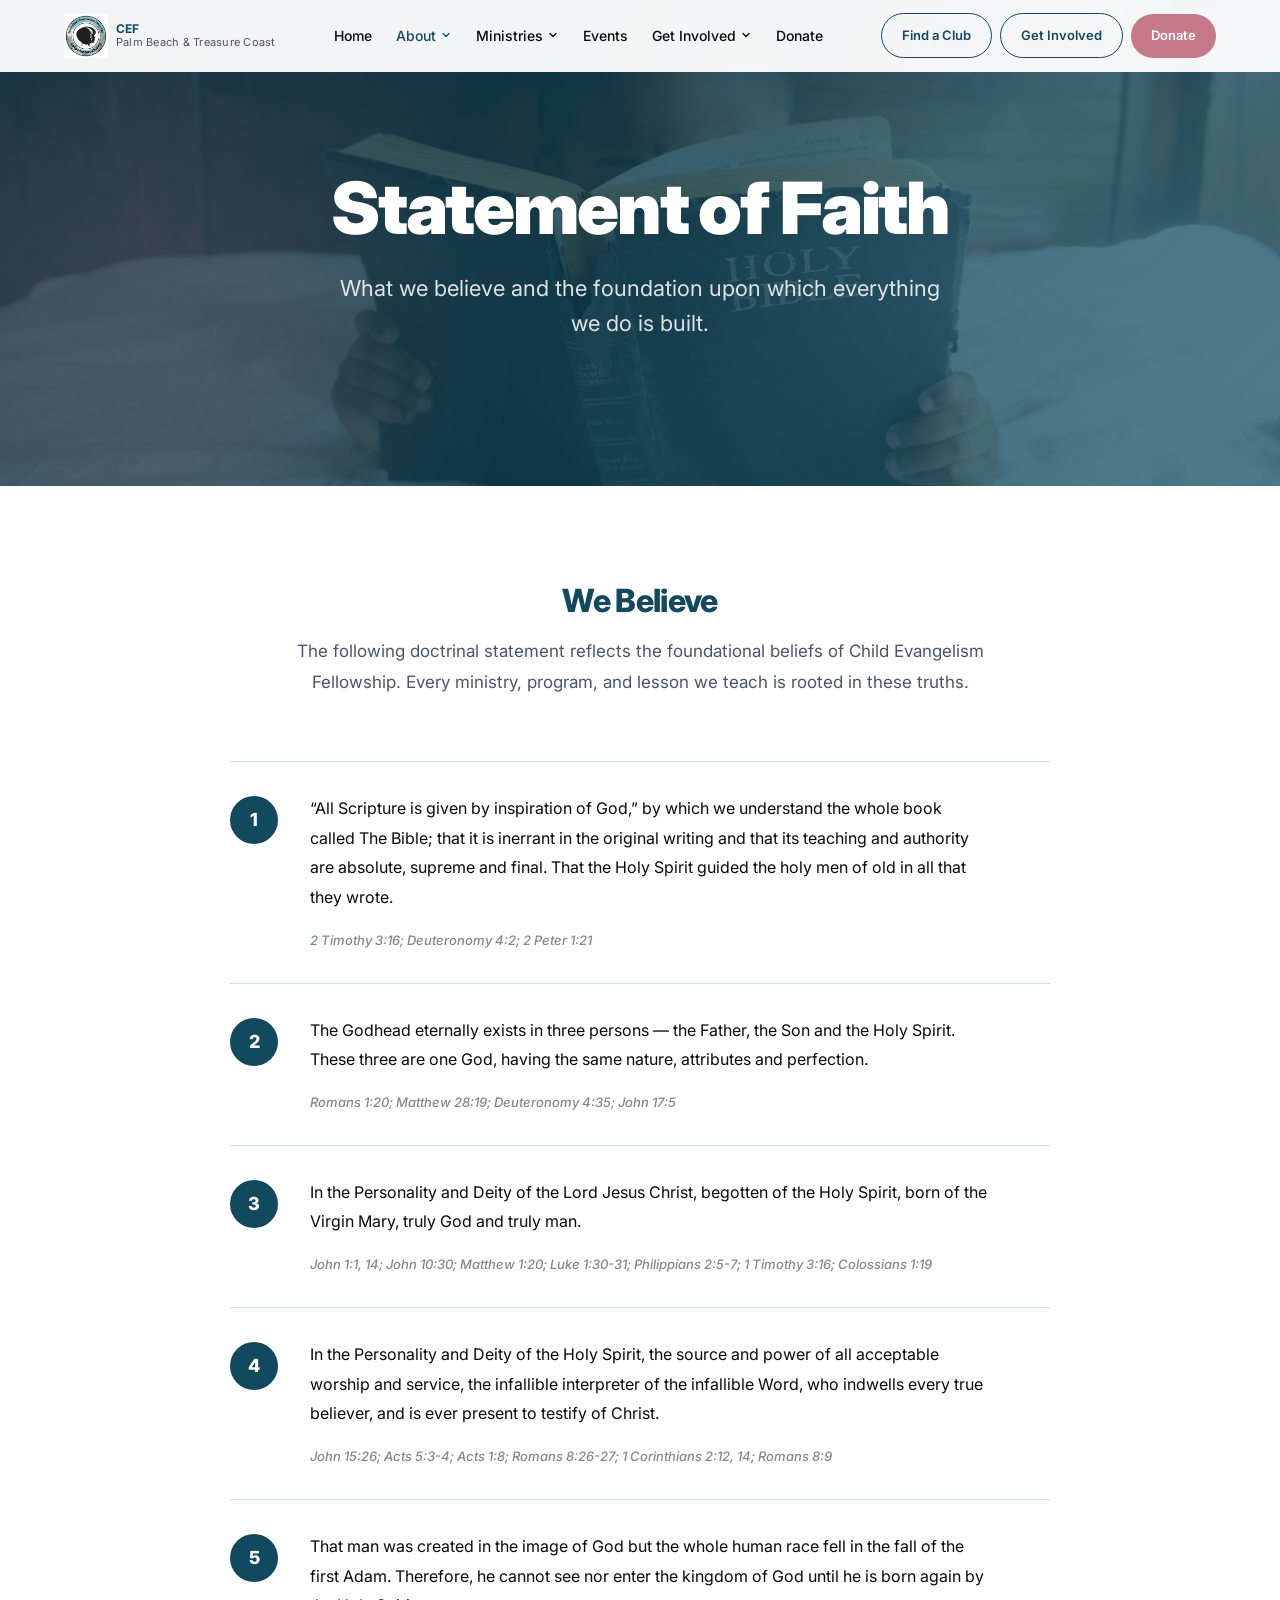
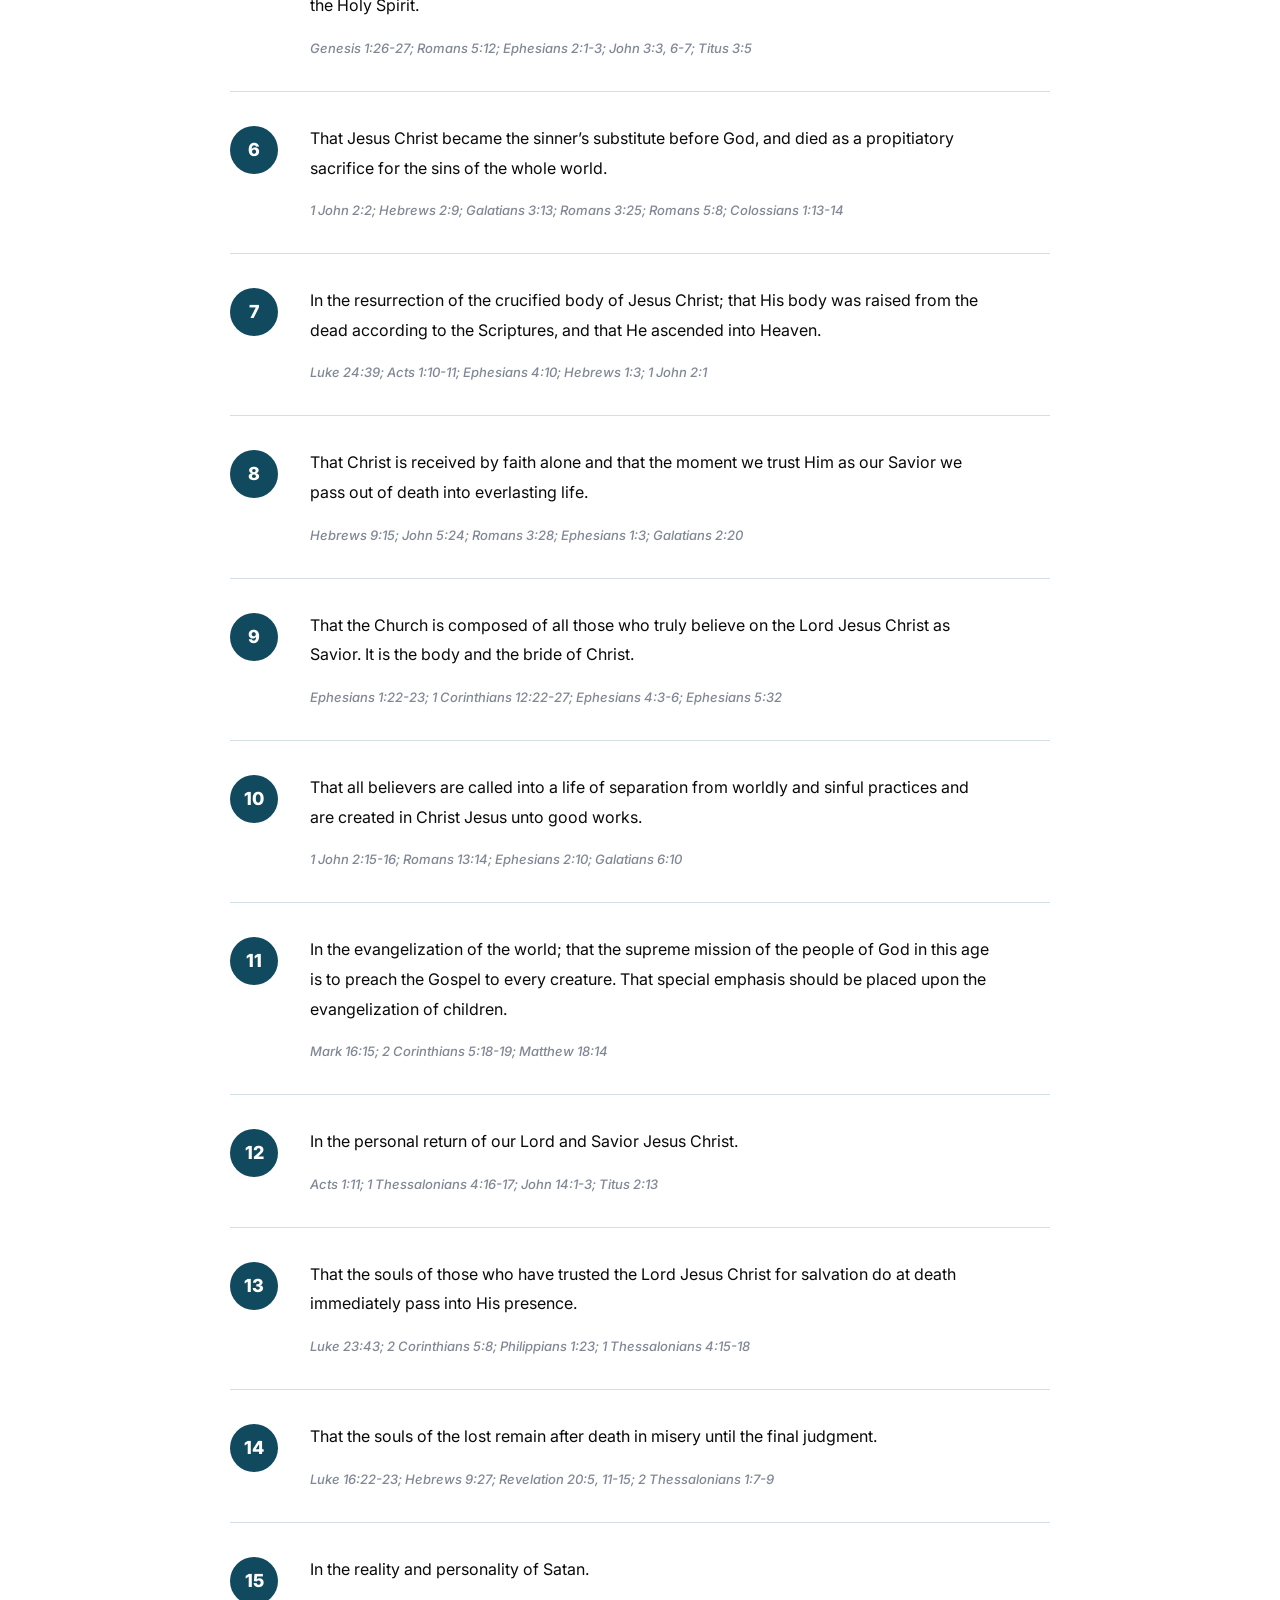
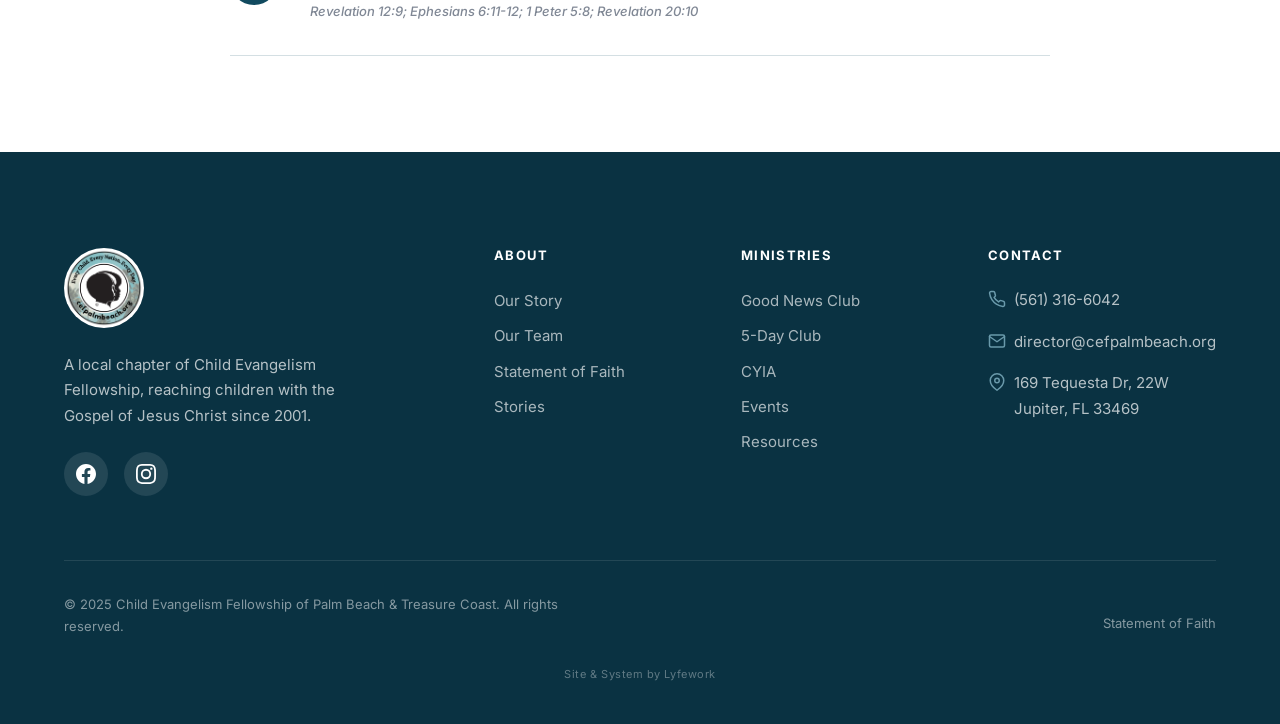
<file: pages/statement-of-faith.html>
<!DOCTYPE html>
<html lang="en">
<head>
  <meta charset="UTF-8">
  <meta name="viewport" content="width=device-width, initial-scale=1.0">
  <title>Statement of Faith | CEF Palm Beach & Treasure Coast</title>
  <meta name="description" content="Read the Statement of Faith of Child Evangelism Fellowship -- our foundational beliefs about Scripture, God, salvation, and the mission to reach every child.">
  <link rel="canonical" href="https://www.cefpalmbeach.org/pages/statement-of-faith.html">

  <!-- Open Graph -->
  <meta property="og:title" content="Statement of Faith | CEF Palm Beach & Treasure Coast">
  <meta property="og:description" content="Read the Statement of Faith of Child Evangelism Fellowship -- our foundational beliefs about Scripture, God, salvation, and the mission to reach every child.">
  <meta property="og:type" content="website">
  <meta property="og:url" content="https://www.cefpalmbeach.org/pages/statement-of-faith.html">
  <meta property="og:site_name" content="CEF Palm Beach &amp; Treasure Coast">

  <!-- Google Fonts -->
  <link rel="preconnect" href="https://fonts.googleapis.com">
  <link rel="preconnect" href="https://fonts.gstatic.com" crossorigin>
  <link href="https://fonts.googleapis.com/css2?family=Inter:wght@300;400;500;600;700;800;900&display=swap" rel="stylesheet">

  <!-- Styles -->
  <link rel="stylesheet" href="../css/styles.css">

  <!-- Page-Specific Styles -->
  <style>
    /* Statement of Faith Layout */
    .faith-intro {
      text-align: center;
      max-width: 720px;
      margin: 0 auto var(--space-3xl);
    }

    .faith-intro h2 {
      font-size: 2rem;
      font-weight: 800;
      color: var(--color-primary);
      margin-bottom: var(--space-md);
    }

    .faith-intro p {
      font-size: 1.0625rem;
      line-height: 1.8;
      color: var(--color-text-muted);
    }

    .faith-list {
      max-width: 820px;
      margin: 0 auto;
      list-style: none;
      padding: 0;
      counter-reset: faith-counter;
    }

    .faith-item {
      display: flex;
      gap: var(--space-xl);
      padding: var(--space-xl) 0;
      border-bottom: 1px solid var(--color-border);
    }

    .faith-item:first-child {
      border-top: 1px solid var(--color-border);
    }

    .faith-item__number {
      flex-shrink: 0;
      width: 48px;
      height: 48px;
      border-radius: var(--radius-full);
      background: var(--color-primary);
      color: var(--color-white, #fff);
      display: flex;
      align-items: center;
      justify-content: center;
      font-size: 1.125rem;
      font-weight: 800;
      line-height: 1;
      margin-top: 2px;
    }

    .faith-item__content {
      flex: 1;
      min-width: 0;
    }

    .faith-item__text {
      font-size: 1rem;
      line-height: 1.85;
      color: var(--color-text);
    }

    .faith-item__ref {
      display: block;
      margin-top: var(--space-sm);
      font-size: 0.8125rem;
      font-weight: 500;
      color: var(--color-text-muted);
      opacity: 0.7;
      font-style: italic;
    }

    @media (max-width: 768px) {
      .faith-item {
        gap: var(--space-md);
        padding: var(--space-lg) 0;
      }

      .faith-item__number {
        width: 38px;
        height: 38px;
        font-size: 0.9375rem;
      }

      .faith-item__text {
        font-size: 0.9375rem;
      }

      .faith-intro h2 {
        font-size: 1.625rem;
      }
    }
  </style>
</head>
<body>

  <!-- Skip Link -->
  <a href="#main-content" class="skip-link">Skip to main content</a>

  <!-- ============================================
       HEADER
       ============================================ -->
  <header class="header" role="banner">
    <div class="header__inner">
      <!-- Logo -->
      <a href="../index.html" class="header__logo" aria-label="CEF Palm Beach &amp; Treasure Coast - Home">
        <img src="../assets/images/logo.png" alt="CEF Palm Beach &amp; Treasure Coast" width="44" height="44">
        <div class="header__logo-text">
          CEF
          <span>Palm Beach &amp; Treasure Coast</span>
        </div>
      </a>

      <!-- Desktop Navigation -->
      <nav class="nav" aria-label="Main navigation">
        <ul class="nav__list">
          <li class="nav__item">
            <a href="../index.html" class="nav__link">Home</a>
          </li>
          <li class="nav__item">
            <a href="our-team.html" class="nav__link nav__link--active" aria-haspopup="true" aria-expanded="false">
              About
              <svg xmlns="http://www.w3.org/2000/svg" viewBox="0 0 24 24" fill="none" stroke="currentColor" stroke-width="2.5" stroke-linecap="round" stroke-linejoin="round" aria-hidden="true"><polyline points="6 9 12 15 18 9"></polyline></svg>
            </a>
            <ul class="nav__dropdown" role="menu">
              <li><a href="../index.html#mission" class="nav__dropdown-link" role="menuitem">Our Story</a></li>
              <li><a href="statement-of-faith.html" class="nav__dropdown-link" role="menuitem">Statement of Faith</a></li>
              <li><a href="our-team.html" class="nav__dropdown-link" role="menuitem">Our Team</a></li>
              <li><a href="stories.html" class="nav__dropdown-link" role="menuitem">Stories</a></li>
            </ul>
          </li>
          <li class="nav__item">
            <a href="ministries.html" class="nav__link" aria-haspopup="true" aria-expanded="false">
              Ministries
              <svg xmlns="http://www.w3.org/2000/svg" viewBox="0 0 24 24" fill="none" stroke="currentColor" stroke-width="2.5" stroke-linecap="round" stroke-linejoin="round" aria-hidden="true"><polyline points="6 9 12 15 18 9"></polyline></svg>
            </a>
            <ul class="nav__dropdown" role="menu">
              <li><a href="good-news-club.html" class="nav__dropdown-link" role="menuitem">Good News Club</a></li>
              <li><a href="5-day-club.html" class="nav__dropdown-link" role="menuitem">5-Day Club</a></li>
              <li><a href="cyia.html" class="nav__dropdown-link" role="menuitem">CYIA</a></li>
              <li><a href="nextgen.html" class="nav__dropdown-link" role="menuitem">NextGen</a></li>
            </ul>
          </li>
          <li class="nav__item">
            <a href="events.html" class="nav__link">Events</a>
          </li>
          <li class="nav__item">
            <a href="volunteer.html" class="nav__link" aria-haspopup="true" aria-expanded="false">
              Get Involved
              <svg xmlns="http://www.w3.org/2000/svg" viewBox="0 0 24 24" fill="none" stroke="currentColor" stroke-width="2.5" stroke-linecap="round" stroke-linejoin="round" aria-hidden="true"><polyline points="6 9 12 15 18 9"></polyline></svg>
            </a>
            <ul class="nav__dropdown" role="menu">
              <li><a href="volunteer.html" class="nav__dropdown-link" role="menuitem">Volunteer</a></li>
              <li><a href="pray.html" class="nav__dropdown-link" role="menuitem">Pray</a></li>
              <li><a href="resources.html" class="nav__dropdown-link" role="menuitem">Resources</a></li>
            </ul>
          </li>
          <li class="nav__item">
            <a href="donate.html" class="nav__link">Donate</a>
          </li>
        </ul>
      </nav>

      <!-- Header CTAs -->
      <div class="header__ctas">
        <a href="good-news-club.html#find" class="header__cta header__cta--outline">Find a Club</a>
        <a href="volunteer.html" class="header__cta header__cta--outline">Get Involved</a>
        <a href="donate.html" class="header__cta header__cta--accent">Donate</a>
      </div>

      <!-- Mobile Menu Toggle -->
      <button class="menu-toggle" aria-label="Toggle navigation menu" aria-expanded="false" aria-controls="mobile-menu">
        <span></span>
        <span></span>
        <span></span>
      </button>
    </div>
  </header>

  <!-- Mobile Menu -->
  <nav class="mobile-menu" id="mobile-menu" aria-label="Mobile navigation">
    <ul class="mobile-menu__list">
      <li class="mobile-menu__item">
        <a href="../index.html" class="mobile-menu__link">Home</a>
      </li>
      <li class="mobile-menu__item">
        <a href="#" class="mobile-menu__link mobile-menu__toggle">
          About
          <svg xmlns="http://www.w3.org/2000/svg" width="20" height="20" viewBox="0 0 24 24" fill="none" stroke="currentColor" stroke-width="2" stroke-linecap="round" stroke-linejoin="round" aria-hidden="true"><polyline points="6 9 12 15 18 9"></polyline></svg>
        </a>
        <ul class="mobile-menu__sub">
          <li><a href="../index.html#mission">Our Story</a></li>
          <li><a href="statement-of-faith.html">Statement of Faith</a></li>
          <li><a href="our-team.html">Our Team</a></li>
          <li><a href="stories.html">Stories</a></li>
        </ul>
      </li>
      <li class="mobile-menu__item">
        <a href="#" class="mobile-menu__link mobile-menu__toggle">
          Ministries
          <svg xmlns="http://www.w3.org/2000/svg" width="20" height="20" viewBox="0 0 24 24" fill="none" stroke="currentColor" stroke-width="2" stroke-linecap="round" stroke-linejoin="round" aria-hidden="true"><polyline points="6 9 12 15 18 9"></polyline></svg>
        </a>
        <ul class="mobile-menu__sub">
          <li><a href="good-news-club.html">Good News Club</a></li>
          <li><a href="5-day-club.html">5-Day Club</a></li>
          <li><a href="cyia.html">CYIA</a></li>
          <li><a href="nextgen.html">NextGen</a></li>
        </ul>
      </li>
      <li class="mobile-menu__item">
        <a href="events.html" class="mobile-menu__link">Events</a>
      </li>
      <li class="mobile-menu__item">
        <a href="#" class="mobile-menu__link mobile-menu__toggle">
          Get Involved
          <svg xmlns="http://www.w3.org/2000/svg" width="20" height="20" viewBox="0 0 24 24" fill="none" stroke="currentColor" stroke-width="2" stroke-linecap="round" stroke-linejoin="round" aria-hidden="true"><polyline points="6 9 12 15 18 9"></polyline></svg>
        </a>
        <ul class="mobile-menu__sub">
          <li><a href="volunteer.html">Volunteer</a></li>
          <li><a href="pray.html">Pray</a></li>
          <li><a href="resources.html">Resources</a></li>
        </ul>
      </li>
      <li class="mobile-menu__item">
        <a href="donate.html" class="mobile-menu__link">Donate</a>
      </li>
    </ul>
    <div class="mobile-menu__ctas">
      <a href="good-news-club.html#find" class="btn btn--primary">Find a Club</a>
      <a href="volunteer.html" class="btn btn--secondary">Get Involved</a>
      <a href="donate.html" class="btn btn--accent">Donate</a>
    </div>
  </nav>

  <!-- ============================================
       MAIN CONTENT
       ============================================ -->
  <main id="main-content">

    <!-- ============================================
         HERO SECTION
         ============================================ -->
    <section class="hero hero--short" aria-labelledby="hero-heading">
      <div class="hero__bg">
        <img src="../assets/images/faith-hero.jpg"
             alt="Open Bible in a field of light"
             width="1920" height="1080">
      </div>
      <div class="hero__overlay"></div>
      <div class="hero__aurora"></div>

      <div class="hero__content">
        <h1 id="hero-heading" class="hero__title">Statement of Faith</h1>
        <p class="hero__subtitle">
          What we believe and the foundation upon which everything we do is built.
        </p>
      </div>
    </section>

    <!-- ============================================
         STATEMENT OF FAITH
         ============================================ -->
    <section class="section" aria-labelledby="faith-heading">
      <div class="container">

        <div class="faith-intro fade-up">
          <h2 id="faith-heading">We Believe</h2>
          <p>
            The following doctrinal statement reflects the foundational beliefs of Child Evangelism Fellowship. Every ministry, program, and lesson we teach is rooted in these truths.
          </p>
        </div>

        <ol class="faith-list" role="list">

          <li class="faith-item fade-up">
            <div class="faith-item__number" aria-hidden="true">1</div>
            <div class="faith-item__content">
              <p class="faith-item__text">
                &ldquo;All Scripture is given by inspiration of God,&rdquo; by which we understand the whole book called The Bible; that it is inerrant in the original writing and that its teaching and authority are absolute, supreme and final. That the Holy Spirit guided the holy men of old in all that they wrote.
              </p>
              <span class="faith-item__ref">2 Timothy 3:16; Deuteronomy 4:2; 2 Peter 1:21</span>
            </div>
          </li>

          <li class="faith-item fade-up">
            <div class="faith-item__number" aria-hidden="true">2</div>
            <div class="faith-item__content">
              <p class="faith-item__text">
                The Godhead eternally exists in three persons &mdash; the Father, the Son and the Holy Spirit. These three are one God, having the same nature, attributes and perfection.
              </p>
              <span class="faith-item__ref">Romans 1:20; Matthew 28:19; Deuteronomy 4:35; John 17:5</span>
            </div>
          </li>

          <li class="faith-item fade-up">
            <div class="faith-item__number" aria-hidden="true">3</div>
            <div class="faith-item__content">
              <p class="faith-item__text">
                In the Personality and Deity of the Lord Jesus Christ, begotten of the Holy Spirit, born of the Virgin Mary, truly God and truly man.
              </p>
              <span class="faith-item__ref">John 1:1, 14; John 10:30; Matthew 1:20; Luke 1:30-31; Philippians 2:5-7; 1 Timothy 3:16; Colossians 1:19</span>
            </div>
          </li>

          <li class="faith-item fade-up">
            <div class="faith-item__number" aria-hidden="true">4</div>
            <div class="faith-item__content">
              <p class="faith-item__text">
                In the Personality and Deity of the Holy Spirit, the source and power of all acceptable worship and service, the infallible interpreter of the infallible Word, who indwells every true believer, and is ever present to testify of Christ.
              </p>
              <span class="faith-item__ref">John 15:26; Acts 5:3-4; Acts 1:8; Romans 8:26-27; 1 Corinthians 2:12, 14; Romans 8:9</span>
            </div>
          </li>

          <li class="faith-item fade-up">
            <div class="faith-item__number" aria-hidden="true">5</div>
            <div class="faith-item__content">
              <p class="faith-item__text">
                That man was created in the image of God but the whole human race fell in the fall of the first Adam. Therefore, he cannot see nor enter the kingdom of God until he is born again by the Holy Spirit.
              </p>
              <span class="faith-item__ref">Genesis 1:26-27; Romans 5:12; Ephesians 2:1-3; John 3:3, 6-7; Titus 3:5</span>
            </div>
          </li>

          <li class="faith-item fade-up">
            <div class="faith-item__number" aria-hidden="true">6</div>
            <div class="faith-item__content">
              <p class="faith-item__text">
                That Jesus Christ became the sinner&rsquo;s substitute before God, and died as a propitiatory sacrifice for the sins of the whole world.
              </p>
              <span class="faith-item__ref">1 John 2:2; Hebrews 2:9; Galatians 3:13; Romans 3:25; Romans 5:8; Colossians 1:13-14</span>
            </div>
          </li>

          <li class="faith-item fade-up">
            <div class="faith-item__number" aria-hidden="true">7</div>
            <div class="faith-item__content">
              <p class="faith-item__text">
                In the resurrection of the crucified body of Jesus Christ; that His body was raised from the dead according to the Scriptures, and that He ascended into Heaven.
              </p>
              <span class="faith-item__ref">Luke 24:39; Acts 1:10-11; Ephesians 4:10; Hebrews 1:3; 1 John 2:1</span>
            </div>
          </li>

          <li class="faith-item fade-up">
            <div class="faith-item__number" aria-hidden="true">8</div>
            <div class="faith-item__content">
              <p class="faith-item__text">
                That Christ is received by faith alone and that the moment we trust Him as our Savior we pass out of death into everlasting life.
              </p>
              <span class="faith-item__ref">Hebrews 9:15; John 5:24; Romans 3:28; Ephesians 1:3; Galatians 2:20</span>
            </div>
          </li>

          <li class="faith-item fade-up">
            <div class="faith-item__number" aria-hidden="true">9</div>
            <div class="faith-item__content">
              <p class="faith-item__text">
                That the Church is composed of all those who truly believe on the Lord Jesus Christ as Savior. It is the body and the bride of Christ.
              </p>
              <span class="faith-item__ref">Ephesians 1:22-23; 1 Corinthians 12:22-27; Ephesians 4:3-6; Ephesians 5:32</span>
            </div>
          </li>

          <li class="faith-item fade-up">
            <div class="faith-item__number" aria-hidden="true">10</div>
            <div class="faith-item__content">
              <p class="faith-item__text">
                That all believers are called into a life of separation from worldly and sinful practices and are created in Christ Jesus unto good works.
              </p>
              <span class="faith-item__ref">1 John 2:15-16; Romans 13:14; Ephesians 2:10; Galatians 6:10</span>
            </div>
          </li>

          <li class="faith-item fade-up">
            <div class="faith-item__number" aria-hidden="true">11</div>
            <div class="faith-item__content">
              <p class="faith-item__text">
                In the evangelization of the world; that the supreme mission of the people of God in this age is to preach the Gospel to every creature. That special emphasis should be placed upon the evangelization of children.
              </p>
              <span class="faith-item__ref">Mark 16:15; 2 Corinthians 5:18-19; Matthew 18:14</span>
            </div>
          </li>

          <li class="faith-item fade-up">
            <div class="faith-item__number" aria-hidden="true">12</div>
            <div class="faith-item__content">
              <p class="faith-item__text">
                In the personal return of our Lord and Savior Jesus Christ.
              </p>
              <span class="faith-item__ref">Acts 1:11; 1 Thessalonians 4:16-17; John 14:1-3; Titus 2:13</span>
            </div>
          </li>

          <li class="faith-item fade-up">
            <div class="faith-item__number" aria-hidden="true">13</div>
            <div class="faith-item__content">
              <p class="faith-item__text">
                That the souls of those who have trusted the Lord Jesus Christ for salvation do at death immediately pass into His presence.
              </p>
              <span class="faith-item__ref">Luke 23:43; 2 Corinthians 5:8; Philippians 1:23; 1 Thessalonians 4:15-18</span>
            </div>
          </li>

          <li class="faith-item fade-up">
            <div class="faith-item__number" aria-hidden="true">14</div>
            <div class="faith-item__content">
              <p class="faith-item__text">
                That the souls of the lost remain after death in misery until the final judgment.
              </p>
              <span class="faith-item__ref">Luke 16:22-23; Hebrews 9:27; Revelation 20:5, 11-15; 2 Thessalonians 1:7-9</span>
            </div>
          </li>

          <li class="faith-item fade-up">
            <div class="faith-item__number" aria-hidden="true">15</div>
            <div class="faith-item__content">
              <p class="faith-item__text">
                In the reality and personality of Satan.
              </p>
              <span class="faith-item__ref">Revelation 12:9; Ephesians 6:11-12; 1 Peter 5:8; Revelation 20:10</span>
            </div>
          </li>

        </ol>

      </div>
    </section>

  </main>

  <!-- ============================================
       FOOTER
       ============================================ -->
  <footer class="footer" role="contentinfo">
    <div class="container">
      <div class="footer__grid">

        <!-- Brand Column -->
        <div class="footer__brand">
          <img src="../assets/images/logo.png" alt="CEF Palm Beach &amp; Treasure Coast" class="footer__logo" width="80" height="80">
          <p class="footer__tagline">
            A local chapter of Child Evangelism Fellowship, reaching children with the Gospel of Jesus Christ since 2001.
          </p>
          <div class="footer__social">
            <a href="https://www.facebook.com/cefpalmbeach" aria-label="Follow us on Facebook" target="_blank" rel="noopener noreferrer">
              <svg xmlns="http://www.w3.org/2000/svg" width="20" height="20" viewBox="0 0 24 24" fill="currentColor" aria-hidden="true">
                <path d="M24 12.073c0-6.627-5.373-12-12-12s-12 5.373-12 12c0 5.99 4.388 10.954 10.125 11.854v-8.385H7.078v-3.47h3.047V9.43c0-3.007 1.792-4.669 4.533-4.669 1.312 0 2.686.235 2.686.235v2.953H15.83c-1.491 0-1.956.925-1.956 1.874v2.25h3.328l-.532 3.47h-2.796v8.385C19.612 23.027 24 18.062 24 12.073z"/>
              </svg>
            </a>
            <a href="https://www.instagram.com/cefpalmbeach" aria-label="Follow us on Instagram" target="_blank" rel="noopener noreferrer">
              <svg xmlns="http://www.w3.org/2000/svg" width="20" height="20" viewBox="0 0 24 24" fill="currentColor" aria-hidden="true">
                <path d="M12 2.163c3.204 0 3.584.012 4.85.07 3.252.148 4.771 1.691 4.919 4.919.058 1.265.069 1.645.069 4.849 0 3.205-.012 3.584-.069 4.849-.149 3.225-1.664 4.771-4.919 4.919-1.266.058-1.644.07-4.85.07-3.204 0-3.584-.012-4.849-.07-3.26-.149-4.771-1.699-4.919-4.92-.058-1.265-.07-1.644-.07-4.849 0-3.204.013-3.583.07-4.849.149-3.227 1.664-4.771 4.919-4.919 1.266-.057 1.645-.069 4.849-.069zM12 0C8.741 0 8.333.014 7.053.072 2.695.272.273 2.69.073 7.052.014 8.333 0 8.741 0 12c0 3.259.014 3.668.072 4.948.2 4.358 2.618 6.78 6.98 6.98C8.333 23.986 8.741 24 12 24c3.259 0 3.668-.014 4.948-.072 4.354-.2 6.782-2.618 6.979-6.98.059-1.28.073-1.689.073-4.948 0-3.259-.014-3.667-.072-4.947-.196-4.354-2.617-6.78-6.979-6.98C15.668.014 15.259 0 12 0zm0 5.838a6.162 6.162 0 100 12.324 6.162 6.162 0 000-12.324zM12 16a4 4 0 110-8 4 4 0 010 8zm6.406-11.845a1.44 1.44 0 100 2.881 1.44 1.44 0 000-2.881z"/>
              </svg>
            </a>
          </div>
        </div>

        <!-- About Column -->
        <div>
          <h4 class="footer__col-title">About</h4>
          <ul class="footer__links">
            <li><a href="../index.html#mission">Our Story</a></li>
            <li><a href="our-team.html">Our Team</a></li>
            <li><a href="statement-of-faith.html">Statement of Faith</a></li>
            <li><a href="stories.html">Stories</a></li>
          </ul>
        </div>

        <!-- Ministries Column -->
        <div>
          <h4 class="footer__col-title">Ministries</h4>
          <ul class="footer__links">
            <li><a href="good-news-club.html">Good News Club</a></li>
            <li><a href="5-day-club.html">5-Day Club</a></li>
            <li><a href="cyia.html">CYIA</a></li>
            <li><a href="events.html">Events</a></li>
            <li><a href="resources.html">Resources</a></li>
          </ul>
        </div>

        <!-- Contact Column -->
        <div>
          <h4 class="footer__col-title">Contact</h4>
          <address style="font-style: normal;">
            <div class="footer__contact-item">
              <svg xmlns="http://www.w3.org/2000/svg" width="18" height="18" viewBox="0 0 24 24" fill="none" stroke="currentColor" stroke-width="2" stroke-linecap="round" stroke-linejoin="round" aria-hidden="true">
                <path d="M22 16.92v3a2 2 0 0 1-2.18 2 19.79 19.79 0 0 1-8.63-3.07 19.5 19.5 0 0 1-6-6 19.79 19.79 0 0 1-3.07-8.67A2 2 0 0 1 4.11 2h3a2 2 0 0 1 2 1.72 12.84 12.84 0 0 0 .7 2.81 2 2 0 0 1-.45 2.11L8.09 9.91a16 16 0 0 0 6 6l1.27-1.27a2 2 0 0 1 2.11-.45 12.84 12.84 0 0 0 2.81.7A2 2 0 0 1 22 16.92z"></path>
              </svg>
              <a href="tel:+15613166042">(561) 316-6042</a>
            </div>
            <div class="footer__contact-item">
              <svg xmlns="http://www.w3.org/2000/svg" width="18" height="18" viewBox="0 0 24 24" fill="none" stroke="currentColor" stroke-width="2" stroke-linecap="round" stroke-linejoin="round" aria-hidden="true">
                <path d="M4 4h16c1.1 0 2 .9 2 2v12c0 1.1-.9 2-2 2H4c-1.1 0-2-.9-2-2V6c0-1.1.9-2 2-2z"></path>
                <polyline points="22,6 12,13 2,6"></polyline>
              </svg>
              <a href="mailto:director@cefpalmbeach.org">director@cefpalmbeach.org</a>
            </div>
            <div class="footer__contact-item">
              <svg xmlns="http://www.w3.org/2000/svg" width="18" height="18" viewBox="0 0 24 24" fill="none" stroke="currentColor" stroke-width="2" stroke-linecap="round" stroke-linejoin="round" aria-hidden="true">
                <path d="M21 10c0 7-9 13-9 13s-9-6-9-13a9 9 0 0 1 18 0z"></path>
                <circle cx="12" cy="10" r="3"></circle>
              </svg>
              <span>169 Tequesta Dr, 22W<br>Jupiter, FL 33469</span>
            </div>
          </address>
        </div>

      </div>

      <!-- Footer Bottom -->
      <div class="footer__bottom">
        <p class="footer__copy">&copy; 2025 Child Evangelism Fellowship of Palm Beach &amp; Treasure Coast. All rights reserved.</p>
        <div class="footer__legal">
          <a href="statement-of-faith.html">Statement of Faith</a>
        </div>
      </div>
    </div>
    <div class="lyf-credit">
      Site &amp; System by <a href="https://lyfework.io" target="_blank" rel="noopener">Lyfework</a>
    </div>
  </footer>

  <!-- Scripts -->
  <script src="../js/main.js"></script>

</body>
</html>
</file>
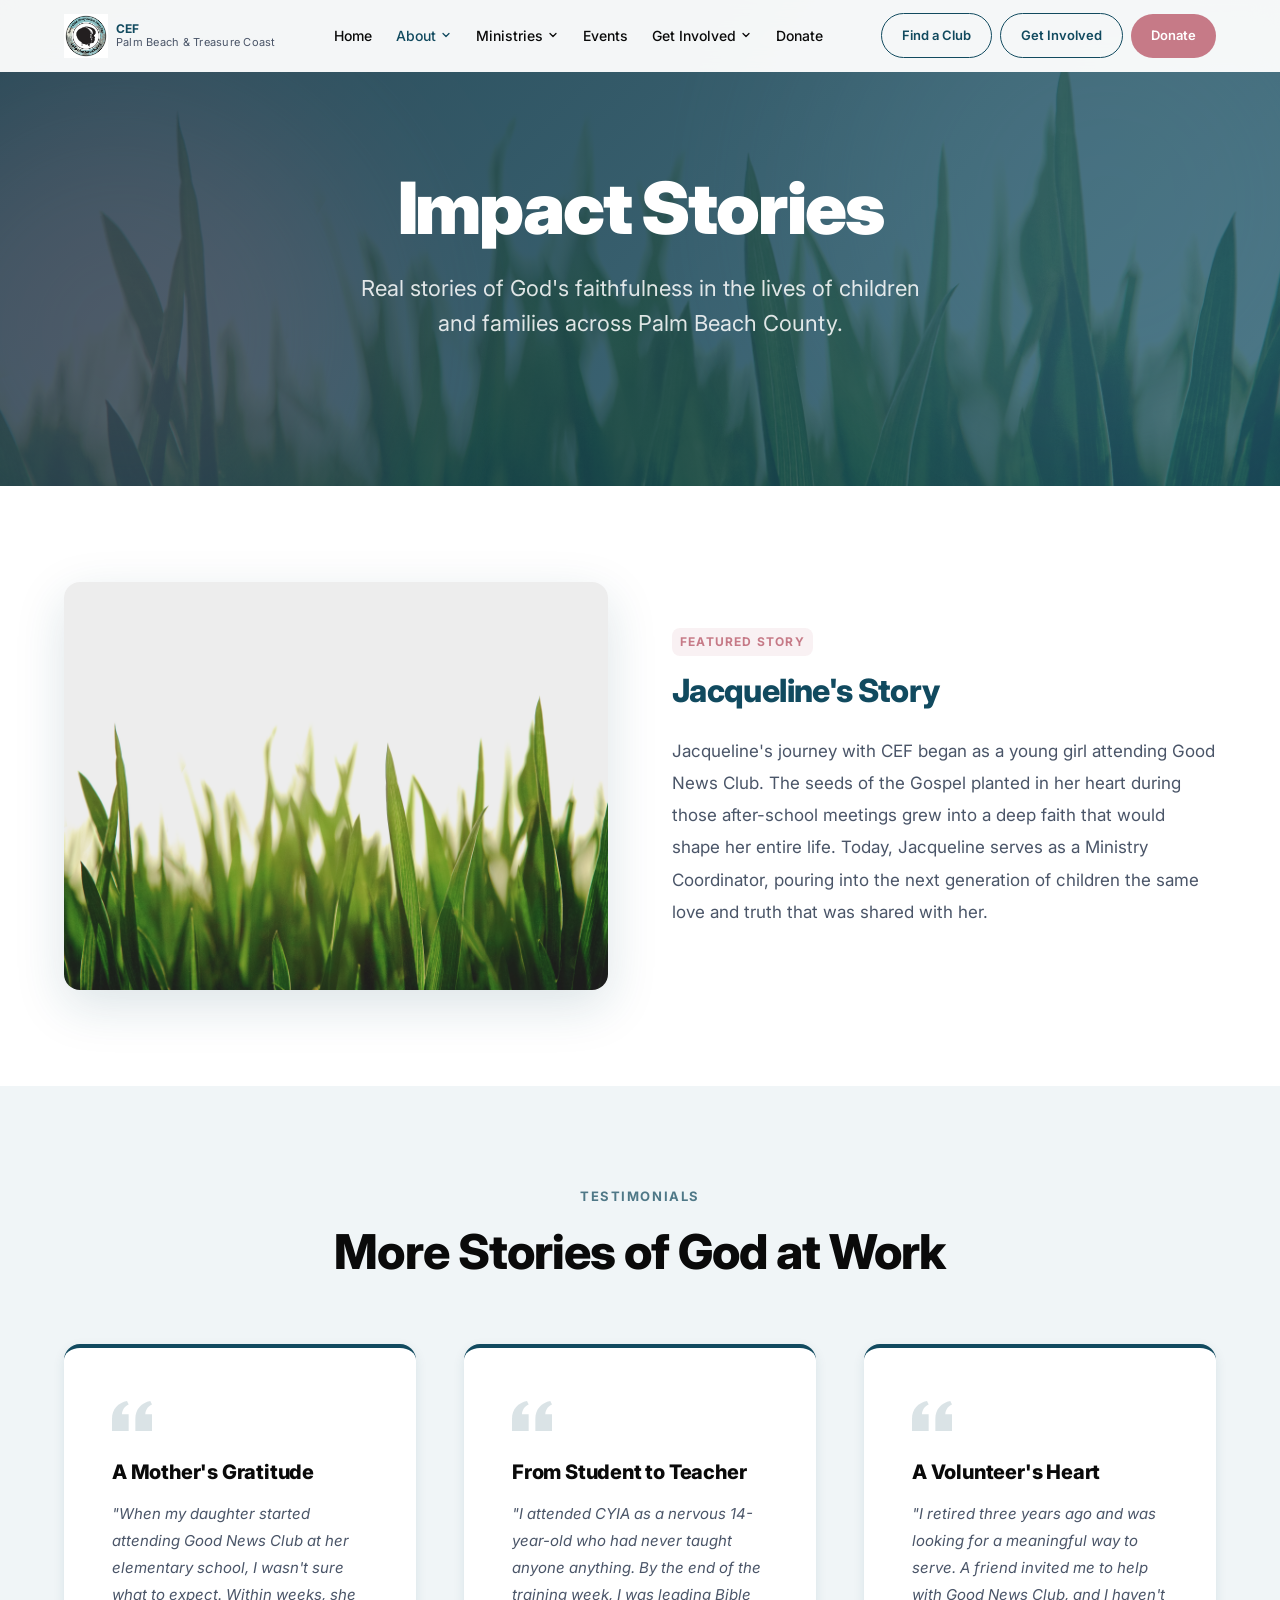
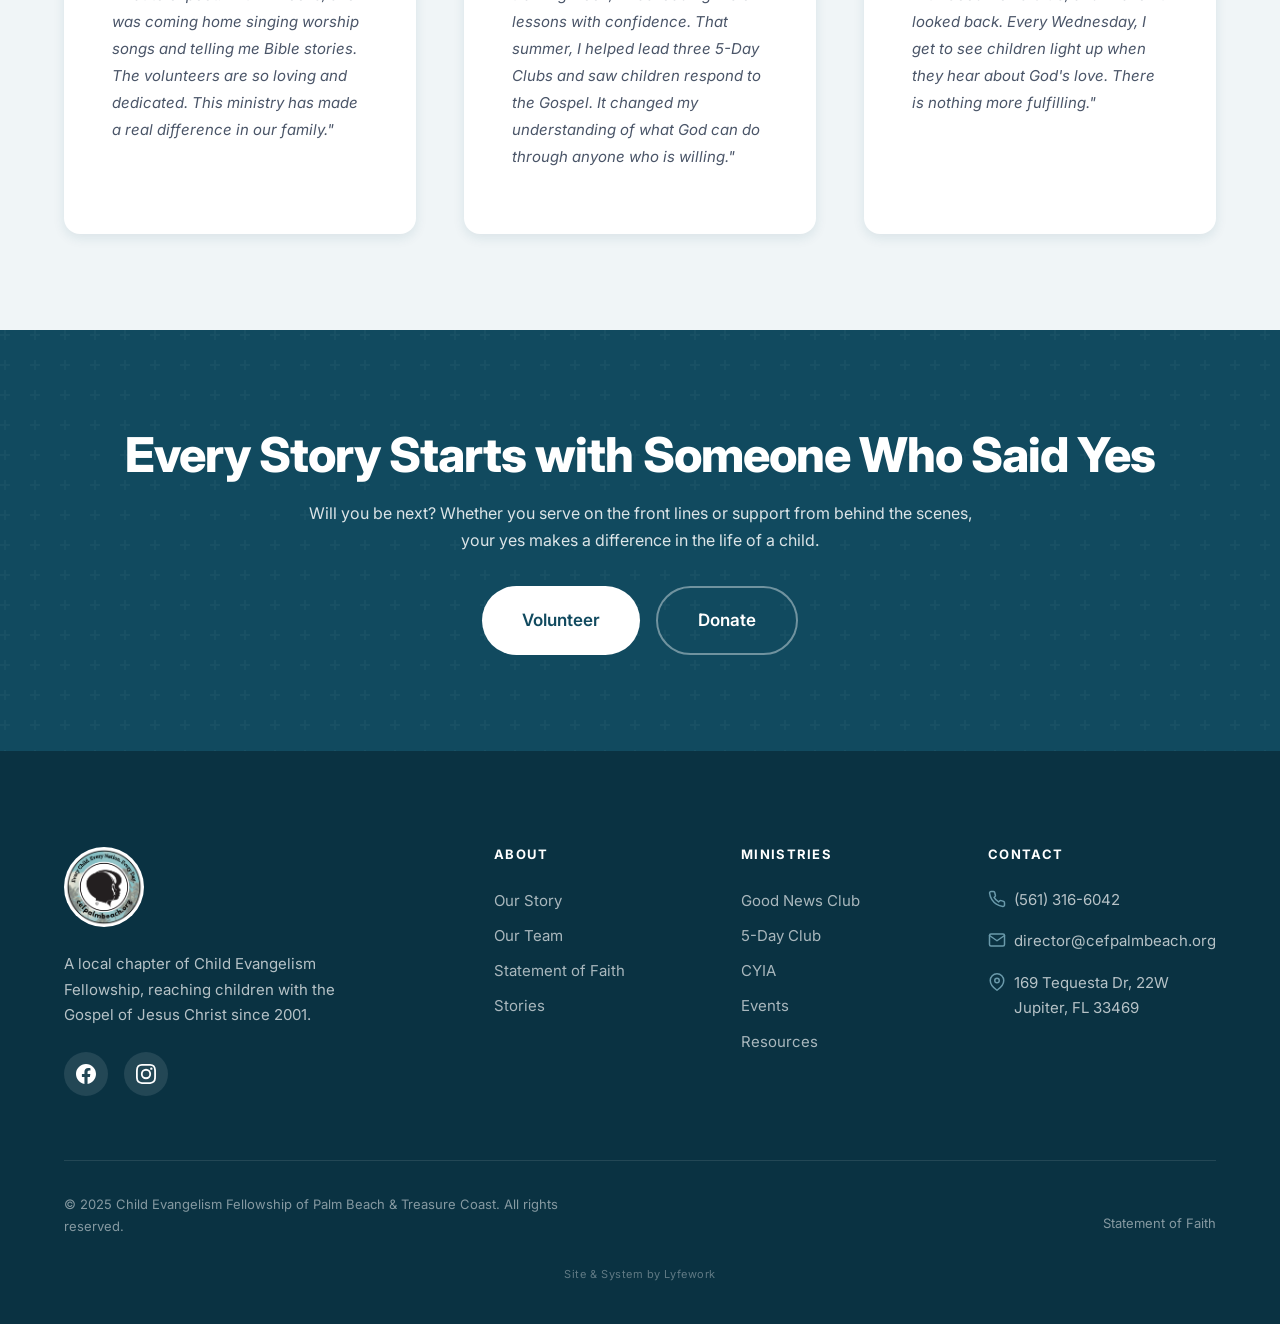
<file: pages/stories.html>
<!DOCTYPE html>
<html lang="en">
<head>
  <meta charset="UTF-8">
  <meta name="viewport" content="width=device-width, initial-scale=1.0">
  <title>Impact Stories | CEF Palm Beach &amp; Treasure Coast</title>
  <meta name="description" content="Read how God is working through Good News Clubs, 5-Day Clubs, and CYIA to change children's lives in Palm Beach County.">
  <link rel="canonical" href="https://www.cefpalmbeach.org/pages/stories.html">

  <!-- Open Graph -->
  <meta property="og:title" content="Impact Stories | CEF Palm Beach &amp; Treasure Coast">
  <meta property="og:description" content="Read how God is working through Good News Clubs, 5-Day Clubs, and CYIA to change children's lives in Palm Beach County.">
  <meta property="og:type" content="website">
  <meta property="og:url" content="https://www.cefpalmbeach.org/pages/stories.html">
  <meta property="og:image" content="https://www.cefpalmbeach.org/assets/images/children-ministry.jpg">
  <meta property="og:site_name" content="CEF Palm Beach &amp; Treasure Coast">

  <!-- Google Fonts -->
  <link rel="preconnect" href="https://fonts.googleapis.com">
  <link rel="preconnect" href="https://fonts.gstatic.com" crossorigin>
  <link href="https://fonts.googleapis.com/css2?family=Inter:wght@300;400;500;600;700;800;900&display=swap" rel="stylesheet">

  <!-- Styles -->
  <link rel="stylesheet" href="../css/styles.css">

  <!-- Page-Specific Styles -->
  <style>
    /* Featured Story */
    .featured-story {
      display: grid;
      grid-template-columns: 1fr 1fr;
      gap: var(--space-3xl);
      align-items: center;
    }

    .featured-story__image {
      border-radius: var(--radius-lg);
      overflow: hidden;
      box-shadow: var(--shadow-xl);
    }

    .featured-story__image img {
      width: 100%;
      aspect-ratio: 4 / 3;
      object-fit: cover;
    }

    .featured-story__content {
      padding: var(--space-lg) 0;
    }

    .featured-story__label {
      display: inline-block;
      font-size: 0.75rem;
      font-weight: 700;
      text-transform: uppercase;
      letter-spacing: 0.1em;
      color: var(--color-accent);
      background: rgba(198, 122, 135, 0.1);
      padding: var(--space-xs) var(--space-sm);
      border-radius: var(--radius-sm);
      margin-bottom: var(--space-md);
    }

    .featured-story__title {
      font-size: 2rem;
      font-weight: 800;
      color: var(--color-primary);
      margin-bottom: var(--space-lg);
      line-height: 1.2;
    }

    .featured-story__text {
      font-size: 1.0625rem;
      line-height: 1.9;
      color: var(--color-text-muted);
    }

    /* Story Cards */
    .story-grid {
      display: grid;
      grid-template-columns: repeat(3, 1fr);
      gap: var(--space-2xl);
    }

    .story-card {
      background: var(--color-white);
      border-radius: var(--radius-lg);
      padding: var(--space-2xl);
      box-shadow: var(--shadow-md);
      border-top: 4px solid var(--color-primary);
      transition: transform 0.3s ease, box-shadow 0.3s ease;
      position: relative;
    }

    .story-card:hover {
      transform: translateY(-4px);
      box-shadow: var(--shadow-xl);
    }

    .story-card__quote-icon {
      color: var(--color-primary);
      opacity: 0.15;
      margin-bottom: var(--space-md);
    }

    .story-card__title {
      font-size: 1.25rem;
      font-weight: 800;
      color: var(--color-text);
      margin-bottom: var(--space-md);
    }

    .story-card__text {
      font-size: 0.9375rem;
      line-height: 1.8;
      color: var(--color-text-muted);
      font-style: italic;
    }

    /* Responsive */
    @media (max-width: 968px) {
      .featured-story {
        grid-template-columns: 1fr;
      }

      .story-grid {
        grid-template-columns: 1fr;
      }
    }

    @media (max-width: 768px) {
      .featured-story__title {
        font-size: 1.5rem;
      }

      .featured-story__content {
        text-align: center;
      }

      .featured-story__label {
        margin-left: auto;
        margin-right: auto;
      }

      .story-grid {
        grid-template-columns: 1fr;
      }
    }
  </style>
</head>
<body>

  <!-- Skip Link -->
  <a href="#main-content" class="skip-link">Skip to main content</a>

  <!-- ============================================
       HEADER
       ============================================ -->
  <header class="header" role="banner">
    <div class="header__inner">
      <!-- Logo -->
      <a href="../index.html" class="header__logo" aria-label="CEF Palm Beach &amp; Treasure Coast - Home">
        <img src="../assets/images/logo.png" alt="CEF Palm Beach &amp; Treasure Coast" width="44" height="44">
        <div class="header__logo-text">
          CEF
          <span>Palm Beach &amp; Treasure Coast</span>
        </div>
      </a>

      <!-- Desktop Navigation -->
      <nav class="nav" aria-label="Main navigation">
        <ul class="nav__list">
          <li class="nav__item">
            <a href="../index.html" class="nav__link">Home</a>
          </li>
          <li class="nav__item">
            <a href="our-team.html" class="nav__link nav__link--active" aria-haspopup="true" aria-expanded="false">
              About
              <svg xmlns="http://www.w3.org/2000/svg" viewBox="0 0 24 24" fill="none" stroke="currentColor" stroke-width="2.5" stroke-linecap="round" stroke-linejoin="round" aria-hidden="true"><polyline points="6 9 12 15 18 9"></polyline></svg>
            </a>
            <ul class="nav__dropdown" role="menu">
              <li><a href="../index.html#mission" class="nav__dropdown-link" role="menuitem">Our Story</a></li>
              <li><a href="statement-of-faith.html" class="nav__dropdown-link" role="menuitem">Statement of Faith</a></li>
              <li><a href="our-team.html" class="nav__dropdown-link" role="menuitem">Our Team</a></li>
              <li><a href="stories.html" class="nav__dropdown-link" role="menuitem">Stories</a></li>
            </ul>
          </li>
          <li class="nav__item">
            <a href="ministries.html" class="nav__link" aria-haspopup="true" aria-expanded="false">
              Ministries
              <svg xmlns="http://www.w3.org/2000/svg" viewBox="0 0 24 24" fill="none" stroke="currentColor" stroke-width="2.5" stroke-linecap="round" stroke-linejoin="round" aria-hidden="true"><polyline points="6 9 12 15 18 9"></polyline></svg>
            </a>
            <ul class="nav__dropdown" role="menu">
              <li><a href="good-news-club.html" class="nav__dropdown-link" role="menuitem">Good News Club</a></li>
              <li><a href="5-day-club.html" class="nav__dropdown-link" role="menuitem">5-Day Club</a></li>
              <li><a href="cyia.html" class="nav__dropdown-link" role="menuitem">CYIA</a></li>
              <li><a href="nextgen.html" class="nav__dropdown-link" role="menuitem">NextGen</a></li>
            </ul>
          </li>
          <li class="nav__item">
            <a href="events.html" class="nav__link">Events</a>
          </li>
          <li class="nav__item">
            <a href="volunteer.html" class="nav__link" aria-haspopup="true" aria-expanded="false">
              Get Involved
              <svg xmlns="http://www.w3.org/2000/svg" viewBox="0 0 24 24" fill="none" stroke="currentColor" stroke-width="2.5" stroke-linecap="round" stroke-linejoin="round" aria-hidden="true"><polyline points="6 9 12 15 18 9"></polyline></svg>
            </a>
            <ul class="nav__dropdown" role="menu">
              <li><a href="volunteer.html" class="nav__dropdown-link" role="menuitem">Volunteer</a></li>
              <li><a href="pray.html" class="nav__dropdown-link" role="menuitem">Pray</a></li>
              <li><a href="resources.html" class="nav__dropdown-link" role="menuitem">Resources</a></li>
            </ul>
          </li>
          <li class="nav__item">
            <a href="donate.html" class="nav__link">Donate</a>
          </li>
        </ul>
      </nav>

      <!-- Header CTAs -->
      <div class="header__ctas">
        <a href="good-news-club.html#find" class="header__cta header__cta--outline">Find a Club</a>
        <a href="volunteer.html" class="header__cta header__cta--outline">Get Involved</a>
        <a href="donate.html" class="header__cta header__cta--accent">Donate</a>
      </div>

      <!-- Mobile Menu Toggle -->
      <button class="menu-toggle" aria-label="Toggle navigation menu" aria-expanded="false" aria-controls="mobile-menu">
        <span></span>
        <span></span>
        <span></span>
      </button>
    </div>
  </header>

  <!-- Mobile Menu -->
  <nav class="mobile-menu" id="mobile-menu" aria-label="Mobile navigation">
    <ul class="mobile-menu__list">
      <li class="mobile-menu__item">
        <a href="../index.html" class="mobile-menu__link">Home</a>
      </li>
      <li class="mobile-menu__item">
        <a href="#" class="mobile-menu__link mobile-menu__toggle">
          About
          <svg xmlns="http://www.w3.org/2000/svg" width="20" height="20" viewBox="0 0 24 24" fill="none" stroke="currentColor" stroke-width="2" stroke-linecap="round" stroke-linejoin="round" aria-hidden="true"><polyline points="6 9 12 15 18 9"></polyline></svg>
        </a>
        <ul class="mobile-menu__sub">
          <li><a href="../index.html#mission">Our Story</a></li>
          <li><a href="statement-of-faith.html">Statement of Faith</a></li>
          <li><a href="our-team.html">Our Team</a></li>
          <li><a href="stories.html">Stories</a></li>
        </ul>
      </li>
      <li class="mobile-menu__item">
        <a href="#" class="mobile-menu__link mobile-menu__toggle">
          Ministries
          <svg xmlns="http://www.w3.org/2000/svg" width="20" height="20" viewBox="0 0 24 24" fill="none" stroke="currentColor" stroke-width="2" stroke-linecap="round" stroke-linejoin="round" aria-hidden="true"><polyline points="6 9 12 15 18 9"></polyline></svg>
        </a>
        <ul class="mobile-menu__sub">
          <li><a href="good-news-club.html">Good News Club</a></li>
          <li><a href="5-day-club.html">5-Day Club</a></li>
          <li><a href="cyia.html">CYIA</a></li>
          <li><a href="nextgen.html">NextGen</a></li>
        </ul>
      </li>
      <li class="mobile-menu__item">
        <a href="events.html" class="mobile-menu__link">Events</a>
      </li>
      <li class="mobile-menu__item">
        <a href="#" class="mobile-menu__link mobile-menu__toggle">
          Get Involved
          <svg xmlns="http://www.w3.org/2000/svg" width="20" height="20" viewBox="0 0 24 24" fill="none" stroke="currentColor" stroke-width="2" stroke-linecap="round" stroke-linejoin="round" aria-hidden="true"><polyline points="6 9 12 15 18 9"></polyline></svg>
        </a>
        <ul class="mobile-menu__sub">
          <li><a href="volunteer.html">Volunteer</a></li>
          <li><a href="pray.html">Pray</a></li>
          <li><a href="resources.html">Resources</a></li>
        </ul>
      </li>
      <li class="mobile-menu__item">
        <a href="donate.html" class="mobile-menu__link">Donate</a>
      </li>
    </ul>
    <div class="mobile-menu__ctas">
      <a href="good-news-club.html#find" class="btn btn--primary">Find a Club</a>
      <a href="volunteer.html" class="btn btn--secondary">Get Involved</a>
      <a href="donate.html" class="btn btn--accent">Donate</a>
    </div>
  </nav>

  <!-- ============================================
       MAIN CONTENT
       ============================================ -->
  <main id="main-content">

    <!-- ============================================
         HERO SECTION
         ============================================ -->
    <section class="hero hero--short" aria-labelledby="hero-heading">
      <div class="hero__bg">
        <img src="../assets/images/stories-hero.jpg"
             alt="Children reading together during Bible study"
             width="1920" height="1080">
      </div>
      <div class="hero__overlay"></div>
      <div class="hero__aurora"></div>

      <div class="hero__content">
        <h1 id="hero-heading" class="hero__title">Impact Stories</h1>
        <p class="hero__subtitle">
          Real stories of God's faithfulness in the lives of children and families across Palm Beach County.
        </p>
      </div>
    </section>

    <!-- ============================================
         FEATURED STORY
         ============================================ -->
    <section class="section" aria-labelledby="featured-heading">
      <div class="container">
        <div class="featured-story fade-up">
          <div class="featured-story__image">
            <img src="../assets/images/story-jacqueline.jpg"
                 alt="Jacqueline sharing her testimony about her journey from Good News Club student to Ministry Coordinator"
                 width="800" height="600"
                 loading="lazy">
          </div>
          <div class="featured-story__content">
            <span class="featured-story__label">Featured Story</span>
            <h2 id="featured-heading" class="featured-story__title">Jacqueline's Story</h2>
            <p class="featured-story__text">
              Jacqueline's journey with CEF began as a young girl attending Good News Club. The seeds of the Gospel planted in her heart during those after-school meetings grew into a deep faith that would shape her entire life. Today, Jacqueline serves as a Ministry Coordinator, pouring into the next generation of children the same love and truth that was shared with her.
            </p>
          </div>
        </div>
      </div>
    </section>

    <!-- ============================================
         MORE STORIES
         ============================================ -->
    <section class="section section--alt" aria-labelledby="more-stories-heading">
      <div class="container">
        <div class="section__header fade-up">
          <span class="section__label">Testimonials</span>
          <h2 id="more-stories-heading">More Stories of God at Work</h2>
        </div>

        <div class="story-grid stagger">

          <!-- Story 1 -->
          <div class="story-card fade-up">
            <svg class="story-card__quote-icon" xmlns="http://www.w3.org/2000/svg" width="40" height="40" viewBox="0 0 24 24" fill="currentColor" aria-hidden="true">
              <path d="M14.017 21v-7.391c0-5.704 3.731-9.57 8.983-10.609l.995 2.151c-2.432.917-3.995 3.638-3.995 5.849h4v10H14.017zM0 21v-7.391c0-5.704 3.748-9.57 9-10.609l.996 2.151C7.563 6.068 6 8.789 6 11h4v10H0z"/>
            </svg>
            <h3 class="story-card__title">A Mother's Gratitude</h3>
            <p class="story-card__text">
              "When my daughter started attending Good News Club at her elementary school, I wasn't sure what to expect. Within weeks, she was coming home singing worship songs and telling me Bible stories. The volunteers are so loving and dedicated. This ministry has made a real difference in our family."
            </p>
          </div>

          <!-- Story 2 -->
          <div class="story-card fade-up">
            <svg class="story-card__quote-icon" xmlns="http://www.w3.org/2000/svg" width="40" height="40" viewBox="0 0 24 24" fill="currentColor" aria-hidden="true">
              <path d="M14.017 21v-7.391c0-5.704 3.731-9.57 8.983-10.609l.995 2.151c-2.432.917-3.995 3.638-3.995 5.849h4v10H14.017zM0 21v-7.391c0-5.704 3.748-9.57 9-10.609l.996 2.151C7.563 6.068 6 8.789 6 11h4v10H0z"/>
            </svg>
            <h3 class="story-card__title">From Student to Teacher</h3>
            <p class="story-card__text">
              "I attended CYIA as a nervous 14-year-old who had never taught anyone anything. By the end of the training week, I was leading Bible lessons with confidence. That summer, I helped lead three 5-Day Clubs and saw children respond to the Gospel. It changed my understanding of what God can do through anyone who is willing."
            </p>
          </div>

          <!-- Story 3 -->
          <div class="story-card fade-up">
            <svg class="story-card__quote-icon" xmlns="http://www.w3.org/2000/svg" width="40" height="40" viewBox="0 0 24 24" fill="currentColor" aria-hidden="true">
              <path d="M14.017 21v-7.391c0-5.704 3.731-9.57 8.983-10.609l.995 2.151c-2.432.917-3.995 3.638-3.995 5.849h4v10H14.017zM0 21v-7.391c0-5.704 3.748-9.57 9-10.609l.996 2.151C7.563 6.068 6 8.789 6 11h4v10H0z"/>
            </svg>
            <h3 class="story-card__title">A Volunteer's Heart</h3>
            <p class="story-card__text">
              "I retired three years ago and was looking for a meaningful way to serve. A friend invited me to help with Good News Club, and I haven't looked back. Every Wednesday, I get to see children light up when they hear about God's love. There is nothing more fulfilling."
            </p>
          </div>

        </div>
      </div>
    </section>

    <!-- ============================================
         CTA BANNER
         ============================================ -->
    <section class="cta-banner" aria-labelledby="cta-heading">
      <div class="container fade-up">
        <h2 id="cta-heading">Every Story Starts with Someone Who Said Yes</h2>
        <p>Will you be next? Whether you serve on the front lines or support from behind the scenes, your yes makes a difference in the life of a child.</p>
        <div style="display: flex; gap: var(--space-md); justify-content: center; flex-wrap: wrap;">
          <a href="volunteer.html" class="btn btn--white btn--lg">Volunteer</a>
          <a href="donate.html" class="btn btn--ghost btn--lg">Donate</a>
        </div>
      </div>
    </section>

  </main>

  <!-- ============================================
       FOOTER
       ============================================ -->
  <footer class="footer" role="contentinfo">
    <div class="container">
      <div class="footer__grid">

        <!-- Brand Column -->
        <div class="footer__brand">
          <img src="../assets/images/logo.png" alt="CEF Palm Beach &amp; Treasure Coast" class="footer__logo" width="80" height="80">
          <p class="footer__tagline">
            A local chapter of Child Evangelism Fellowship, reaching children with the Gospel of Jesus Christ since 2001.
          </p>
          <div class="footer__social">
            <a href="https://www.facebook.com/cefpalmbeach" aria-label="Follow us on Facebook" target="_blank" rel="noopener noreferrer">
              <svg xmlns="http://www.w3.org/2000/svg" width="20" height="20" viewBox="0 0 24 24" fill="currentColor" aria-hidden="true">
                <path d="M24 12.073c0-6.627-5.373-12-12-12s-12 5.373-12 12c0 5.99 4.388 10.954 10.125 11.854v-8.385H7.078v-3.47h3.047V9.43c0-3.007 1.792-4.669 4.533-4.669 1.312 0 2.686.235 2.686.235v2.953H15.83c-1.491 0-1.956.925-1.956 1.874v2.25h3.328l-.532 3.47h-2.796v8.385C19.612 23.027 24 18.062 24 12.073z"/>
              </svg>
            </a>
            <a href="https://www.instagram.com/cefpalmbeach" aria-label="Follow us on Instagram" target="_blank" rel="noopener noreferrer">
              <svg xmlns="http://www.w3.org/2000/svg" width="20" height="20" viewBox="0 0 24 24" fill="currentColor" aria-hidden="true">
                <path d="M12 2.163c3.204 0 3.584.012 4.85.07 3.252.148 4.771 1.691 4.919 4.919.058 1.265.069 1.645.069 4.849 0 3.205-.012 3.584-.069 4.849-.149 3.225-1.664 4.771-4.919 4.919-1.266.058-1.644.07-4.85.07-3.204 0-3.584-.012-4.849-.07-3.26-.149-4.771-1.699-4.919-4.92-.058-1.265-.07-1.644-.07-4.849 0-3.204.013-3.583.07-4.849.149-3.227 1.664-4.771 4.919-4.919 1.266-.057 1.645-.069 4.849-.069zM12 0C8.741 0 8.333.014 7.053.072 2.695.272.273 2.69.073 7.052.014 8.333 0 8.741 0 12c0 3.259.014 3.668.072 4.948.2 4.358 2.618 6.78 6.98 6.98C8.333 23.986 8.741 24 12 24c3.259 0 3.668-.014 4.948-.072 4.354-.2 6.782-2.618 6.979-6.98.059-1.28.073-1.689.073-4.948 0-3.259-.014-3.667-.072-4.947-.196-4.354-2.617-6.78-6.979-6.98C15.668.014 15.259 0 12 0zm0 5.838a6.162 6.162 0 100 12.324 6.162 6.162 0 000-12.324zM12 16a4 4 0 110-8 4 4 0 010 8zm6.406-11.845a1.44 1.44 0 100 2.881 1.44 1.44 0 000-2.881z"/>
              </svg>
            </a>
          </div>
        </div>

        <!-- About Column -->
        <div>
          <h4 class="footer__col-title">About</h4>
          <ul class="footer__links">
            <li><a href="../index.html#mission">Our Story</a></li>
            <li><a href="our-team.html">Our Team</a></li>
            <li><a href="statement-of-faith.html">Statement of Faith</a></li>
            <li><a href="stories.html">Stories</a></li>
          </ul>
        </div>

        <!-- Ministries Column -->
        <div>
          <h4 class="footer__col-title">Ministries</h4>
          <ul class="footer__links">
            <li><a href="good-news-club.html">Good News Club</a></li>
            <li><a href="5-day-club.html">5-Day Club</a></li>
            <li><a href="cyia.html">CYIA</a></li>
            <li><a href="events.html">Events</a></li>
            <li><a href="resources.html">Resources</a></li>
          </ul>
        </div>

        <!-- Contact Column -->
        <div>
          <h4 class="footer__col-title">Contact</h4>
          <address style="font-style: normal;">
            <div class="footer__contact-item">
              <svg xmlns="http://www.w3.org/2000/svg" width="18" height="18" viewBox="0 0 24 24" fill="none" stroke="currentColor" stroke-width="2" stroke-linecap="round" stroke-linejoin="round" aria-hidden="true">
                <path d="M22 16.92v3a2 2 0 0 1-2.18 2 19.79 19.79 0 0 1-8.63-3.07 19.5 19.5 0 0 1-6-6 19.79 19.79 0 0 1-3.07-8.67A2 2 0 0 1 4.11 2h3a2 2 0 0 1 2 1.72 12.84 12.84 0 0 0 .7 2.81 2 2 0 0 1-.45 2.11L8.09 9.91a16 16 0 0 0 6 6l1.27-1.27a2 2 0 0 1 2.11-.45 12.84 12.84 0 0 0 2.81.7A2 2 0 0 1 22 16.92z"></path>
              </svg>
              <a href="tel:+15613166042">(561) 316-6042</a>
            </div>
            <div class="footer__contact-item">
              <svg xmlns="http://www.w3.org/2000/svg" width="18" height="18" viewBox="0 0 24 24" fill="none" stroke="currentColor" stroke-width="2" stroke-linecap="round" stroke-linejoin="round" aria-hidden="true">
                <path d="M4 4h16c1.1 0 2 .9 2 2v12c0 1.1-.9 2-2 2H4c-1.1 0-2-.9-2-2V6c0-1.1.9-2 2-2z"></path>
                <polyline points="22,6 12,13 2,6"></polyline>
              </svg>
              <a href="mailto:director@cefpalmbeach.org">director@cefpalmbeach.org</a>
            </div>
            <div class="footer__contact-item">
              <svg xmlns="http://www.w3.org/2000/svg" width="18" height="18" viewBox="0 0 24 24" fill="none" stroke="currentColor" stroke-width="2" stroke-linecap="round" stroke-linejoin="round" aria-hidden="true">
                <path d="M21 10c0 7-9 13-9 13s-9-6-9-13a9 9 0 0 1 18 0z"></path>
                <circle cx="12" cy="10" r="3"></circle>
              </svg>
              <span>169 Tequesta Dr, 22W<br>Jupiter, FL 33469</span>
            </div>
          </address>
        </div>

      </div>

      <!-- Footer Bottom -->
      <div class="footer__bottom">
        <p class="footer__copy">&copy; 2025 Child Evangelism Fellowship of Palm Beach &amp; Treasure Coast. All rights reserved.</p>
        <div class="footer__legal">
          <a href="statement-of-faith.html">Statement of Faith</a>
        </div>
      </div>
    </div>
    <div class="lyf-credit">
      Site &amp; System by <a href="https://lyfework.io" target="_blank" rel="noopener">Lyfework</a>
    </div>
  </footer>

  <!-- Scripts -->
  <script src="../js/main.js"></script>

</body>
</html>
</file>
<file: css/styles.css>
/* ============================================
   CEF Palm Beach & Treasure Coast
   Complete Design System & Styles
   ============================================ */

/* --- Google Fonts --- */
@import url('https://fonts.googleapis.com/css2?family=Inter:wght@300;400;500;600;700;800;900&display=swap');

/* --- CSS Custom Properties --- */
:root {
  /* Brand Colors */
  --color-primary: #114a5f;
  --color-primary-dark: #0a3242;
  --color-primary-light: #1a6580;
  --color-secondary: #4f7887;
  --color-secondary-light: #6a9aab;
  --color-accent: #c67a87;
  --color-accent-light: #e3a8b3;
  --color-white: #ffffff;
  --color-off-white: #f8fafb;
  --color-gray: #b8b8b8;
  --color-gray-light: #e8edef;
  --color-gray-dark: #6b7b82;
  --color-text: #0a0a0a;
  --color-text-muted: #4a5568;
  --color-text-light: #718096;
  --color-surface: #ffffff;
  --color-surface-alt: #f0f5f7;
  --color-border: #d4dfe3;
  --color-overlay: rgba(10, 50, 66, 0.85);

  /* Typography */
  --font-body: 'Inter', -apple-system, BlinkMacSystemFont, 'Segoe UI', sans-serif;
  --font-display: 'Inter', -apple-system, BlinkMacSystemFont, 'Segoe UI', sans-serif;

  /* Spacing Scale (8px base) */
  --space-xs: 4px;
  --space-sm: 8px;
  --space-md: 16px;
  --space-lg: 24px;
  --space-xl: 32px;
  --space-2xl: 48px;
  --space-3xl: 64px;
  --space-4xl: 96px;
  --space-5xl: 128px;

  /* Section Padding */
  --section-padding: 96px 0;
  --section-padding-mobile: 64px 0;

  /* Container */
  --container-max: 1200px;
  --container-padding: 24px;

  /* Radius */
  --radius-sm: 8px;
  --radius-md: 12px;
  --radius-lg: 16px;
  --radius-xl: 24px;
  --radius-full: 999px;

  /* Shadows */
  --shadow-sm: 0 1px 3px rgba(17, 74, 95, 0.08);
  --shadow-md: 0 4px 12px rgba(17, 74, 95, 0.1);
  --shadow-lg: 0 8px 30px rgba(17, 74, 95, 0.12);
  --shadow-xl: 0 16px 50px rgba(17, 74, 95, 0.15);

  /* Transitions */
  --ease-out: cubic-bezier(0.16, 1, 0.3, 1);
  --ease-in-out: cubic-bezier(0.65, 0, 0.35, 1);
  --duration-fast: 200ms;
  --duration-normal: 400ms;
  --duration-slow: 700ms;

  /* Header */
  --header-height: 72px;
}

/* --- Reset & Base --- */
*,
*::before,
*::after {
  box-sizing: border-box;
  margin: 0;
  padding: 0;
}

html {
  scroll-behavior: smooth;
  font-size: 16px;
  -webkit-text-size-adjust: 100%;
}

body {
  font-family: var(--font-body);
  font-size: 1rem;
  line-height: 1.7;
  color: var(--color-text);
  background-color: var(--color-white);
  -webkit-font-smoothing: antialiased;
  -moz-osx-font-smoothing: grayscale;
  overflow-x: hidden;
}

/* Skip Link */
.skip-link {
  position: absolute;
  top: -100%;
  left: var(--space-md);
  background: var(--color-primary);
  color: var(--color-white);
  padding: var(--space-sm) var(--space-md);
  border-radius: var(--radius-sm);
  z-index: 10000;
  font-weight: 600;
  text-decoration: none;
  transition: top var(--duration-fast);
}

.skip-link:focus {
  top: var(--space-md);
}

/* --- Typography --- */
h1, h2, h3, h4, h5, h6 {
  font-family: var(--font-display);
  line-height: 1.2;
  color: var(--color-text);
  font-weight: 800;
}

h1 {
  font-size: clamp(2.5rem, 5vw, 4rem);
  letter-spacing: -0.03em;
}

h2 {
  font-size: clamp(2rem, 4vw, 3rem);
  letter-spacing: -0.02em;
}

h3 {
  font-size: clamp(1.5rem, 3vw, 2rem);
  letter-spacing: -0.01em;
}

h4 {
  font-size: clamp(1.25rem, 2vw, 1.5rem);
}

h5 {
  font-size: 1.125rem;
  font-weight: 700;
}

h6 {
  font-size: 0.875rem;
  font-weight: 700;
  text-transform: uppercase;
  letter-spacing: 0.08em;
}

p {
  margin-bottom: var(--space-md);
  color: var(--color-text-muted);
  max-width: 68ch;
}

a {
  color: var(--color-primary);
  text-decoration: none;
  transition: color var(--duration-fast);
}

a:hover {
  color: var(--color-primary-light);
}

a:focus-visible {
  outline: 3px solid var(--color-secondary);
  outline-offset: 2px;
  border-radius: 2px;
}

img {
  max-width: 100%;
  height: auto;
  display: block;
}

/* --- Container --- */
.container {
  max-width: var(--container-max);
  margin: 0 auto;
  padding: 0 var(--container-padding);
}

.container--narrow {
  max-width: 800px;
}

.container--wide {
  max-width: 1400px;
}

/* --- Section --- */
.section {
  padding: var(--section-padding);
  position: relative;
}

.section--alt {
  background-color: var(--color-surface-alt);
}

.section--primary {
  background-color: var(--color-primary);
  color: var(--color-white);
}

.section--primary p {
  color: rgba(255, 255, 255, 0.85);
}

.section--primary h2,
.section--primary h3 {
  color: var(--color-white);
}

.section__label {
  display: inline-block;
  font-size: 0.8125rem;
  font-weight: 700;
  text-transform: uppercase;
  letter-spacing: 0.12em;
  color: var(--color-secondary);
  margin-bottom: var(--space-md);
}

.section--primary .section__label {
  color: var(--color-accent-light);
}

.section__header {
  text-align: center;
  margin-bottom: var(--space-3xl);
  max-width: 700px;
  margin-left: auto;
  margin-right: auto;
}

.section__header p {
  margin-left: auto;
  margin-right: auto;
}

/* --- Buttons --- */
.btn {
  display: inline-flex;
  align-items: center;
  justify-content: center;
  gap: var(--space-sm);
  padding: 14px 32px;
  font-family: var(--font-body);
  font-size: 0.9375rem;
  font-weight: 600;
  border: none;
  border-radius: var(--radius-full);
  cursor: pointer;
  text-decoration: none;
  transition: all var(--duration-normal) var(--ease-out);
  position: relative;
  overflow: hidden;
  min-height: 48px;
  min-width: 44px;
}

.btn:focus-visible {
  outline: 3px solid var(--color-secondary);
  outline-offset: 3px;
}

.btn--primary {
  background-color: var(--color-primary);
  color: var(--color-white);
  box-shadow: 0 2px 12px rgba(17, 74, 95, 0.3);
}

.btn--primary:hover {
  background-color: var(--color-primary-light);
  color: var(--color-white);
  transform: translateY(-2px);
  box-shadow: 0 6px 20px rgba(17, 74, 95, 0.35);
}

.btn--secondary {
  background-color: transparent;
  color: var(--color-primary);
  border: 2px solid var(--color-primary);
}

.btn--secondary:hover {
  background-color: var(--color-primary);
  color: var(--color-white);
  transform: translateY(-2px);
}

.btn--accent {
  background-color: var(--color-accent);
  color: var(--color-white);
  box-shadow: 0 2px 12px rgba(198, 122, 135, 0.3);
}

.btn--accent:hover {
  background-color: var(--color-accent-light);
  color: var(--color-white);
  transform: translateY(-2px);
  box-shadow: 0 6px 20px rgba(198, 122, 135, 0.35);
}

.btn--white {
  background-color: var(--color-white);
  color: var(--color-primary);
}

.btn--white:hover {
  background-color: var(--color-off-white);
  color: var(--color-primary);
  transform: translateY(-2px);
}

.btn--ghost {
  background: transparent;
  color: var(--color-white);
  border: 2px solid rgba(255, 255, 255, 0.4);
}

.btn--ghost:hover {
  background: rgba(255, 255, 255, 0.1);
  border-color: rgba(255, 255, 255, 0.8);
  color: var(--color-white);
}

.btn--sm {
  padding: 10px 24px;
  font-size: 0.875rem;
  min-height: 44px;
}

.btn--lg {
  padding: 18px 40px;
  font-size: 1.0625rem;
}

/* Shimmer effect on primary buttons */
.btn--primary::after {
  content: '';
  position: absolute;
  top: -50%;
  left: -100%;
  width: 60%;
  height: 200%;
  background: linear-gradient(90deg, transparent, rgba(255,255,255,0.15), transparent);
  transform: skewX(-20deg);
  transition: left 0.6s var(--ease-out);
}

.btn--primary:hover::after {
  left: 130%;
}

/* Pulsating effect for donate buttons */
.btn--pulse {
  animation: pulse-ring 2s ease-out infinite;
}

@keyframes pulse-ring {
  0% { box-shadow: 0 0 0 0 rgba(17, 74, 95, 0.4); }
  70% { box-shadow: 0 0 0 12px rgba(17, 74, 95, 0); }
  100% { box-shadow: 0 0 0 0 rgba(17, 74, 95, 0); }
}

/* --- Header / Navigation --- */
.header {
  position: fixed;
  top: 0;
  left: 0;
  right: 0;
  height: var(--header-height);
  z-index: 1000;
  background: rgba(255, 255, 255, 0.95);
  backdrop-filter: blur(12px);
  -webkit-backdrop-filter: blur(12px);
  border-bottom: 1px solid transparent;
  transition: all var(--duration-normal) var(--ease-out);
}

.header--scrolled {
  background: rgba(255, 255, 255, 0.98);
  border-bottom-color: var(--color-border);
  box-shadow: var(--shadow-sm);
}

.header__inner {
  display: flex;
  align-items: center;
  justify-content: space-between;
  height: 100%;
  max-width: var(--container-max);
  margin: 0 auto;
  padding: 0 var(--container-padding);
}

.header__logo {
  display: flex;
  align-items: center;
  gap: var(--space-sm);
  text-decoration: none;
  flex-shrink: 0;
}

.header__logo img {
  height: 44px;
  width: auto;
}

.header__logo-text {
  font-size: 0.75rem;
  font-weight: 700;
  color: var(--color-primary);
  line-height: 1.2;
  letter-spacing: 0.02em;
}

.header__logo-text span {
  display: block;
  font-weight: 400;
  font-size: 0.6875rem;
  color: var(--color-text-muted);
}

/* Desktop Navigation */
.nav {
  display: flex;
  align-items: center;
  gap: var(--space-xl);
}

.nav__list {
  display: flex;
  align-items: center;
  gap: var(--space-lg);
  list-style: none;
}

.nav__item {
  position: relative;
}

.nav__link {
  font-size: 0.875rem;
  font-weight: 500;
  color: var(--color-text);
  text-decoration: none;
  padding: var(--space-sm) 0;
  transition: color var(--duration-fast);
  display: flex;
  align-items: center;
  gap: 4px;
}

.nav__link:hover,
.nav__link--active {
  color: var(--color-primary);
}

.nav__link svg {
  width: 12px;
  height: 12px;
  transition: transform var(--duration-fast);
}

.nav__item:hover .nav__link svg {
  transform: rotate(180deg);
}

/* Dropdown */
.nav__dropdown {
  position: absolute;
  top: 100%;
  left: -12px;
  background: var(--color-white);
  border-radius: var(--radius-md);
  box-shadow: var(--shadow-lg);
  padding: var(--space-sm) 0;
  min-width: 220px;
  opacity: 0;
  visibility: hidden;
  transform: translateY(8px);
  transition: all var(--duration-fast) var(--ease-out);
  border: 1px solid var(--color-border);
}

.nav__item:hover .nav__dropdown {
  opacity: 1;
  visibility: visible;
  transform: translateY(0);
}

.nav__dropdown-link {
  display: block;
  padding: 10px 20px;
  font-size: 0.875rem;
  color: var(--color-text-muted);
  transition: all var(--duration-fast);
}

.nav__dropdown-link:hover {
  background-color: var(--color-surface-alt);
  color: var(--color-primary);
}

/* Header CTAs */
.header__ctas {
  display: flex;
  align-items: center;
  gap: var(--space-sm);
}

.header__cta {
  padding: 10px 20px;
  font-size: 0.8125rem;
  border-radius: var(--radius-full);
  font-weight: 600;
  text-decoration: none;
  transition: all var(--duration-fast) var(--ease-out);
  min-height: 44px;
  display: flex;
  align-items: center;
}

.header__cta--outline {
  color: var(--color-primary);
  border: 1.5px solid var(--color-primary);
}

.header__cta--outline:hover {
  background: var(--color-primary);
  color: var(--color-white);
}

.header__cta--filled {
  background: var(--color-primary);
  color: var(--color-white);
}

.header__cta--filled:hover {
  background: var(--color-primary-light);
  color: var(--color-white);
}

.header__cta--accent {
  background: var(--color-accent);
  color: var(--color-white);
}

.header__cta--accent:hover {
  background: var(--color-accent-light);
  color: var(--color-white);
}

/* Mobile Menu Toggle */
.menu-toggle {
  display: none;
  flex-direction: column;
  gap: 5px;
  background: none;
  border: none;
  cursor: pointer;
  padding: var(--space-sm);
  min-width: 44px;
  min-height: 44px;
  justify-content: center;
  align-items: center;
}

.menu-toggle span {
  display: block;
  width: 24px;
  height: 2px;
  background: var(--color-text);
  border-radius: 2px;
  transition: all var(--duration-fast) var(--ease-out);
}

.menu-toggle--open span:nth-child(1) {
  transform: rotate(45deg) translate(5px, 5px);
}

.menu-toggle--open span:nth-child(2) {
  opacity: 0;
}

.menu-toggle--open span:nth-child(3) {
  transform: rotate(-45deg) translate(5px, -5px);
}

/* Mobile Menu */
.mobile-menu {
  position: fixed;
  top: var(--header-height);
  left: 0;
  right: 0;
  bottom: 0;
  background: var(--color-white);
  z-index: 999;
  overflow-y: auto;
  padding: var(--space-xl) var(--container-padding);
  opacity: 0;
  visibility: hidden;
  pointer-events: none;
  transform: translateY(-10px);
  transition: opacity var(--duration-normal) var(--ease-out),
              transform var(--duration-normal) var(--ease-out),
              visibility var(--duration-normal);
}

.mobile-menu--open {
  opacity: 1;
  visibility: visible;
  pointer-events: auto;
  transform: translateY(0);
}

.mobile-menu__list {
  list-style: none;
}

.mobile-menu__item {
  border-bottom: 1px solid var(--color-gray-light);
}

.mobile-menu__link {
  display: flex;
  align-items: center;
  justify-content: space-between;
  padding: var(--space-md) 0;
  font-size: 1.125rem;
  font-weight: 600;
  color: var(--color-text);
  text-decoration: none;
  min-height: 48px;
}

.mobile-menu__sub {
  list-style: none;
  padding-left: var(--space-lg);
  padding-bottom: var(--space-md);
  display: none;
}

.mobile-menu__sub--open {
  display: block;
}

.mobile-menu__sub a {
  display: block;
  padding: var(--space-sm) 0;
  color: var(--color-text-muted);
  font-size: 1rem;
  font-weight: 400;
}

.mobile-menu__ctas {
  display: flex;
  flex-direction: column;
  gap: var(--space-sm);
  margin-top: var(--space-xl);
}

/* --- Hero --- */
.hero {
  position: relative;
  min-height: 85vh;
  display: flex;
  align-items: center;
  justify-content: center;
  overflow: hidden;
  padding: calc(var(--header-height) + var(--space-4xl)) var(--container-padding) var(--space-4xl);
}

.hero--short {
  min-height: 50vh;
}

.hero__bg {
  position: absolute;
  inset: 0;
  z-index: 0;
}

.hero__bg img {
  width: 100%;
  height: 100%;
  object-fit: cover;
}

.hero__overlay {
  position: absolute;
  inset: 0;
  background: linear-gradient(135deg, rgba(10, 50, 66, 0.88) 0%, rgba(17, 74, 95, 0.75) 100%);
  z-index: 1;
}

/* Soft Aurora Background Effect */
.hero__aurora {
  position: absolute;
  inset: 0;
  z-index: 1;
  overflow: hidden;
}

.hero__aurora::before,
.hero__aurora::after {
  content: '';
  position: absolute;
  border-radius: 50%;
  filter: blur(100px);
  opacity: 0.2;
  animation: aurora-float 12s ease-in-out infinite alternate;
}

.hero__aurora::before {
  width: 600px;
  height: 600px;
  background: var(--color-secondary-light);
  top: -20%;
  right: -10%;
}

.hero__aurora::after {
  width: 500px;
  height: 500px;
  background: var(--color-accent);
  bottom: -20%;
  left: -10%;
  animation-delay: -6s;
}

@keyframes aurora-float {
  0% { transform: translate(0, 0) scale(1); }
  100% { transform: translate(30px, -30px) scale(1.1); }
}

.hero__content {
  position: relative;
  z-index: 2;
  text-align: center;
  max-width: 800px;
  margin: 0 auto;
}

.hero__label {
  display: inline-block;
  font-size: 0.8125rem;
  font-weight: 600;
  text-transform: uppercase;
  letter-spacing: 0.15em;
  color: var(--color-accent-light);
  margin-bottom: var(--space-lg);
  padding: var(--space-xs) var(--space-md);
  border: 1px solid rgba(227, 168, 179, 0.3);
  border-radius: var(--radius-full);
  background: rgba(227, 168, 179, 0.08);
}

.hero__title {
  font-size: clamp(2.5rem, 6vw, 4.5rem);
  font-weight: 900;
  color: var(--color-white);
  line-height: 1.1;
  margin-bottom: var(--space-lg);
  letter-spacing: -0.03em;
}

.hero__title em {
  font-style: normal;
  color: var(--color-accent-light);
}

.hero__subtitle {
  font-size: clamp(1.125rem, 2.5vw, 1.375rem);
  color: rgba(255, 255, 255, 0.85);
  line-height: 1.6;
  margin-bottom: var(--space-2xl);
  max-width: 600px;
  margin-left: auto;
  margin-right: auto;
  font-weight: 400;
}

.hero__ctas {
  display: flex;
  gap: var(--space-md);
  justify-content: center;
  flex-wrap: wrap;
}

.hero__scroll {
  position: absolute;
  bottom: var(--space-sm);
  left: 50%;
  transform: translateX(-50%);
  z-index: 2;
  display: flex;
  flex-direction: column;
  align-items: center;
  gap: var(--space-sm);
  color: rgba(255, 255, 255, 0.6);
  font-size: 0.75rem;
  letter-spacing: 0.1em;
  text-transform: uppercase;
}

.hero__scroll-line {
  width: 1px;
  height: 40px;
  background: linear-gradient(to bottom, rgba(255,255,255,0.6), transparent);
  animation: scroll-pulse 2s ease-in-out infinite;
}

@keyframes scroll-pulse {
  0%, 100% { opacity: 0.4; transform: scaleY(0.6); }
  50% { opacity: 1; transform: scaleY(1); }
}

/* --- Cards --- */
.card {
  background: var(--color-surface);
  border-radius: var(--radius-lg);
  overflow: hidden;
  transition: all var(--duration-normal) var(--ease-out);
  border: 1px solid var(--color-border);
}

.card:hover {
  transform: translateY(-4px);
  box-shadow: var(--shadow-lg);
}

.card__image {
  width: 100%;
  aspect-ratio: 16 / 10;
  object-fit: cover;
}

.card__body {
  padding: var(--space-xl);
}

.card__label {
  font-size: 0.75rem;
  font-weight: 700;
  text-transform: uppercase;
  letter-spacing: 0.08em;
  color: var(--color-secondary);
  margin-bottom: var(--space-sm);
}

.card__title {
  font-size: 1.375rem;
  font-weight: 700;
  margin-bottom: var(--space-sm);
  color: var(--color-text);
}

.card__text {
  font-size: 0.9375rem;
  color: var(--color-text-muted);
  margin-bottom: var(--space-md);
}

.card__link {
  display: inline-flex;
  align-items: center;
  gap: var(--space-xs);
  font-weight: 600;
  font-size: 0.9375rem;
  color: var(--color-primary);
}

.card__link svg {
  width: 16px;
  height: 16px;
  transition: transform var(--duration-fast);
}

.card__link:hover svg {
  transform: translateX(4px);
}

/* Spotlight Card Effect */
.spotlight-card {
  position: relative;
  overflow: hidden;
}

.spotlight-card::before {
  content: '';
  position: absolute;
  width: 200px;
  height: 200px;
  background: radial-gradient(circle, rgba(17, 74, 95, 0.1), transparent 70%);
  border-radius: 50%;
  pointer-events: none;
  opacity: 0;
  transition: opacity var(--duration-fast);
  transform: translate(-50%, -50%);
}

.spotlight-card:hover::before {
  opacity: 1;
}

/* --- Grid Layouts --- */
.grid {
  display: grid;
  gap: var(--space-xl);
}

.grid--2 { grid-template-columns: repeat(2, 1fr); }
.grid--3 { grid-template-columns: repeat(3, 1fr); }
.grid--4 { grid-template-columns: repeat(4, 1fr); }

/* --- Impact Stats --- */
.stats {
  display: grid;
  grid-template-columns: repeat(4, 1fr);
  gap: var(--space-xl);
  text-align: center;
}

.stat {
  padding: var(--space-xl);
}

.stat__number {
  font-size: clamp(2.5rem, 5vw, 3.5rem);
  font-weight: 900;
  color: var(--color-primary);
  line-height: 1;
  margin-bottom: var(--space-sm);
  letter-spacing: -0.03em;
}

.section--primary .stat__number {
  color: var(--color-white);
}

.stat__label {
  font-size: 0.9375rem;
  font-weight: 500;
  color: var(--color-text-muted);
}

.section--primary .stat__label {
  color: rgba(255, 255, 255, 0.75);
}

/* --- Testimonials --- */
.testimonial-carousel {
  position: relative;
  max-width: 800px;
  margin: 0 auto;
}

.testimonial {
  text-align: center;
  padding: var(--space-xl);
}

.testimonial__quote {
  font-size: clamp(1.125rem, 2vw, 1.375rem);
  font-weight: 400;
  color: var(--color-text);
  line-height: 1.7;
  margin-bottom: var(--space-xl);
  font-style: italic;
  position: relative;
}

.testimonial__quote::before {
  content: '\201C';
  font-size: 4rem;
  color: var(--color-secondary-light);
  position: absolute;
  top: -20px;
  left: 50%;
  transform: translateX(-50%);
  line-height: 1;
  opacity: 0.4;
}

.testimonial__author {
  font-weight: 600;
  color: var(--color-text);
}

.testimonial__role {
  font-size: 0.875rem;
  color: var(--color-text-muted);
}

/* Carousel dots */
.carousel-dots {
  display: flex;
  justify-content: center;
  gap: var(--space-sm);
  margin-top: var(--space-xl);
}

.carousel-dot {
  width: 10px;
  height: 10px;
  border-radius: 50%;
  border: none;
  background: var(--color-gray-light);
  cursor: pointer;
  transition: all var(--duration-fast);
  min-width: 44px;
  min-height: 44px;
  display: flex;
  align-items: center;
  justify-content: center;
  padding: 0;
}

.carousel-dot::after {
  content: '';
  width: 10px;
  height: 10px;
  border-radius: 50%;
  background: var(--color-gray-light);
  transition: all var(--duration-fast);
}

.carousel-dot--active::after,
.carousel-dot:hover::after {
  background: var(--color-primary);
  transform: scale(1.2);
}

/* --- Team --- */
.team-grid {
  display: grid;
  grid-template-columns: repeat(auto-fill, minmax(280px, 1fr));
  gap: var(--space-xl);
}

.team-card {
  text-align: center;
  padding: var(--space-2xl) var(--space-xl);
  background: var(--color-surface);
  border-radius: var(--radius-lg);
  border: 1px solid var(--color-border);
  transition: all var(--duration-normal) var(--ease-out);
}

.team-card:hover {
  transform: translateY(-4px);
  box-shadow: var(--shadow-lg);
}

.team-card__photo {
  width: 140px;
  height: 140px;
  border-radius: 50%;
  object-fit: cover;
  margin: 0 auto var(--space-lg);
  border: 4px solid var(--color-surface-alt);
}

.team-card__name {
  font-size: 1.25rem;
  font-weight: 700;
  margin-bottom: var(--space-xs);
}

.team-card__role {
  font-size: 0.875rem;
  font-weight: 600;
  color: var(--color-secondary);
  margin-bottom: var(--space-md);
  text-transform: uppercase;
  letter-spacing: 0.05em;
}

.team-card__bio {
  font-size: 0.9375rem;
  color: var(--color-text-muted);
  line-height: 1.6;
}

.team-card__contact {
  margin-top: var(--space-md);
  display: flex;
  justify-content: center;
  gap: var(--space-md);
}

.team-card__contact a {
  font-size: 0.875rem;
  color: var(--color-primary);
  font-weight: 500;
}

/* --- Stepper / Steps --- */
.steps {
  display: grid;
  grid-template-columns: repeat(3, 1fr);
  gap: var(--space-xl);
  counter-reset: step-counter;
}

.step {
  text-align: center;
  padding: var(--space-2xl) var(--space-xl);
  position: relative;
  counter-increment: step-counter;
}

.step__number {
  width: 64px;
  height: 64px;
  border-radius: 50%;
  background: var(--color-primary);
  color: var(--color-white);
  display: flex;
  align-items: center;
  justify-content: center;
  font-size: 1.5rem;
  font-weight: 800;
  margin: 0 auto var(--space-lg);
}

.step__title {
  font-size: 1.25rem;
  font-weight: 700;
  margin-bottom: var(--space-sm);
}

.step__text {
  font-size: 0.9375rem;
  color: var(--color-text-muted);
}

/* Connector line between steps */
.step:not(:last-child)::after {
  content: '';
  position: absolute;
  top: 52px;
  right: -13%;
  width: 26%;
  height: 2px;
  background: var(--color-gray-light);
}

/* --- Accordion --- */
.accordion {
  border: 1px solid var(--color-border);
  border-radius: var(--radius-lg);
  overflow: hidden;
}

.accordion__item {
  border-bottom: 1px solid var(--color-border);
}

.accordion__item:last-child {
  border-bottom: none;
}

.accordion__trigger {
  display: flex;
  align-items: center;
  justify-content: space-between;
  width: 100%;
  padding: var(--space-lg) var(--space-xl);
  background: none;
  border: none;
  font-family: var(--font-body);
  font-size: 1rem;
  font-weight: 600;
  color: var(--color-text);
  cursor: pointer;
  text-align: left;
  min-height: 48px;
  transition: background var(--duration-fast);
}

.accordion__trigger:hover {
  background: var(--color-surface-alt);
}

.accordion__trigger:focus-visible {
  outline: 3px solid var(--color-secondary);
  outline-offset: -3px;
}

.accordion__icon {
  width: 20px;
  height: 20px;
  transition: transform var(--duration-normal) var(--ease-out);
  flex-shrink: 0;
  color: var(--color-secondary);
}

.accordion__item--open .accordion__icon {
  transform: rotate(180deg);
}

.accordion__content {
  max-height: 0;
  overflow: hidden;
  transition: max-height var(--duration-normal) var(--ease-out);
}

.accordion__body {
  padding: 0 var(--space-xl) var(--space-xl);
}

/* --- CTA Banner --- */
.cta-banner {
  background: var(--color-primary);
  padding: var(--space-4xl) var(--container-padding);
  text-align: center;
  position: relative;
  overflow: hidden;
}

.cta-banner::before {
  content: '';
  position: absolute;
  top: 0;
  left: 0;
  right: 0;
  bottom: 0;
  background: url("data:image/svg+xml,%3Csvg width='60' height='60' viewBox='0 0 60 60' xmlns='http://www.w3.org/2000/svg'%3E%3Cg fill='none' fill-rule='evenodd'%3E%3Cg fill='%23ffffff' fill-opacity='0.03'%3E%3Cpath d='M36 34v-4h-2v4h-4v2h4v4h2v-4h4v-2h-4zm0-30V0h-2v4h-4v2h4v4h2V6h4V4h-4zM6 34v-4H4v4H0v2h4v4h2v-4h4v-2H6zM6 4V0H4v4H0v2h4v4h2V6h4V4H6z'/%3E%3C/g%3E%3C/g%3E%3C/svg%3E");
}

/* Wave bottom decoration */
.cta-banner__wave {
  position: absolute;
  bottom: 0;
  left: 0;
  right: 0;
}

.cta-banner h2 {
  color: var(--color-white);
  margin-bottom: var(--space-md);
  position: relative;
  z-index: 1;
}

.cta-banner p {
  color: rgba(255, 255, 255, 0.85);
  margin: 0 auto var(--space-xl);
  position: relative;
  z-index: 1;
}

.cta-banner .btn {
  position: relative;
  z-index: 1;
}

/* --- Footer --- */
.footer {
  background: var(--color-primary-dark);
  color: rgba(255, 255, 255, 0.85);
  padding: var(--space-4xl) 0 var(--space-xl);
}

.footer__grid {
  display: grid;
  grid-template-columns: 2fr 1fr 1fr 1fr;
  gap: var(--space-3xl);
  margin-bottom: var(--space-3xl);
}

.footer__brand {
  max-width: 320px;
}

.footer__logo {
  height: 80px;
  width: 80px;
  border-radius: 50%;
  margin-bottom: var(--space-lg);
  object-fit: cover;
}

.footer__tagline {
  font-size: 0.9375rem;
  line-height: 1.7;
  color: rgba(255, 255, 255, 0.7);
  margin-bottom: var(--space-lg);
}

.footer__social {
  display: flex;
  gap: var(--space-md);
}

.footer__social a {
  width: 44px;
  height: 44px;
  border-radius: 50%;
  background: rgba(255, 255, 255, 0.1);
  display: flex;
  align-items: center;
  justify-content: center;
  color: var(--color-white);
  transition: all var(--duration-fast);
}

.footer__social a:hover {
  background: rgba(255, 255, 255, 0.2);
  transform: translateY(-2px);
}

.footer__social svg {
  width: 20px;
  height: 20px;
}

.footer__col-title {
  font-size: 0.8125rem;
  font-weight: 700;
  text-transform: uppercase;
  letter-spacing: 0.1em;
  color: var(--color-white);
  margin-bottom: var(--space-lg);
}

.footer__links {
  list-style: none;
}

.footer__links li {
  margin-bottom: var(--space-sm);
}

.footer__links a {
  font-size: 0.9375rem;
  color: rgba(255, 255, 255, 0.65);
  transition: color var(--duration-fast);
}

.footer__links a:hover {
  color: var(--color-white);
}

.footer__contact-item {
  display: flex;
  align-items: flex-start;
  gap: var(--space-sm);
  margin-bottom: var(--space-md);
  font-size: 0.9375rem;
  color: rgba(255, 255, 255, 0.7);
}

.footer__contact-item svg {
  width: 18px;
  height: 18px;
  flex-shrink: 0;
  margin-top: 3px;
  color: var(--color-secondary-light);
}

.footer__contact-item a {
  color: rgba(255, 255, 255, 0.7);
}

.footer__contact-item a:hover {
  color: var(--color-white);
}

.footer__bottom {
  border-top: 1px solid rgba(255, 255, 255, 0.1);
  padding-top: var(--space-xl);
  display: flex;
  align-items: center;
  justify-content: space-between;
  flex-wrap: wrap;
  gap: var(--space-md);
}

.footer__copy {
  font-size: 0.8125rem;
  color: rgba(255, 255, 255, 0.5);
}

.footer__legal {
  display: flex;
  gap: var(--space-lg);
}

.footer__legal a {
  font-size: 0.8125rem;
  color: rgba(255, 255, 255, 0.5);
}

.footer__legal a:hover {
  color: var(--color-white);
}

.lyf-credit {
  text-align: center;
  font-size: 11px;
  color: rgba(255,255,255,0.35);
  padding: 12px 0 8px;
  letter-spacing: 0.05em;
}

.lyf-credit a {
  color: rgba(255,255,255,0.35);
  text-decoration: none;
  transition: color 0.2s;
}

.lyf-credit a:hover {
  color: rgba(255,255,255,0.6);
}

/* --- Scroll Animations --- */
.fade-up {
  opacity: 0;
  transform: translateY(30px);
  transition: opacity var(--duration-slow) var(--ease-out),
              transform var(--duration-slow) var(--ease-out);
}

.fade-up.visible {
  opacity: 1;
  transform: translateY(0);
}

.fade-in {
  opacity: 0;
  transition: opacity var(--duration-slow) var(--ease-out);
}

.fade-in.visible {
  opacity: 1;
}

.stagger > * {
  opacity: 0;
  transform: translateY(20px);
  transition: opacity var(--duration-slow) var(--ease-out),
              transform var(--duration-slow) var(--ease-out);
}

.stagger.visible > *:nth-child(1) { transition-delay: 0ms; }
.stagger.visible > *:nth-child(2) { transition-delay: 100ms; }
.stagger.visible > *:nth-child(3) { transition-delay: 200ms; }
.stagger.visible > *:nth-child(4) { transition-delay: 300ms; }
.stagger.visible > *:nth-child(5) { transition-delay: 400ms; }
.stagger.visible > *:nth-child(6) { transition-delay: 500ms; }

.stagger.visible > * {
  opacity: 1;
  transform: translateY(0);
}

/* Text highlight animation */
.text-highlight {
  background: linear-gradient(120deg, rgba(79, 120, 135, 0.15) 0%, rgba(79, 120, 135, 0.15) 100%);
  background-repeat: no-repeat;
  background-size: 0% 100%;
  background-position: 0 88%;
  transition: background-size 0.6s var(--ease-out);
  padding: 0 4px;
}

.text-highlight.visible {
  background-size: 100% 100%;
}

/* Count up animation */
.count-up {
  font-variant-numeric: tabular-nums;
}

/* --- Utilities --- */
.text-center { text-align: center; }
.text-left { text-align: left; }
.text-white { color: var(--color-white); }
.text-primary { color: var(--color-primary); }
.text-muted { color: var(--color-text-muted); }
.mt-xs { margin-top: var(--space-xs); }
.mt-sm { margin-top: var(--space-sm); }
.mt-md { margin-top: var(--space-md); }
.mt-lg { margin-top: var(--space-lg); }
.mt-xl { margin-top: var(--space-xl); }
.mt-2xl { margin-top: var(--space-2xl); }
.mb-sm { margin-bottom: var(--space-sm); }
.mb-md { margin-bottom: var(--space-md); }
.mb-lg { margin-bottom: var(--space-lg); }
.mb-xl { margin-bottom: var(--space-xl); }
.mb-2xl { margin-bottom: var(--space-2xl); }
.mx-auto { margin-left: auto; margin-right: auto; }
.sr-only {
  position: absolute;
  width: 1px;
  height: 1px;
  padding: 0;
  margin: -1px;
  overflow: hidden;
  clip: rect(0, 0, 0, 0);
  white-space: nowrap;
  border: 0;
}

/* --- Responsive --- */
@media (max-width: 1024px) {
  .nav__list,
  .header__ctas { display: none; }
  .menu-toggle { display: flex; }

  .footer__grid {
    grid-template-columns: 1fr 1fr;
    gap: var(--space-2xl);
  }

  .stats {
    grid-template-columns: repeat(2, 1fr);
  }

  .steps {
    grid-template-columns: 1fr;
    max-width: 400px;
    margin: 0 auto;
  }

  .step:not(:last-child)::after {
    display: none;
  }

  .grid--3 {
    grid-template-columns: repeat(2, 1fr);
  }

  .grid--4 {
    grid-template-columns: repeat(2, 1fr);
  }
}

@media (max-width: 768px) {
  :root {
    --section-padding: 64px 0;
    --container-padding: 20px;
  }

  /* Hero */
  .hero {
    min-height: 75vh;
    padding-top: calc(var(--header-height) + var(--space-3xl));
  }

  .hero--short {
    min-height: 40vh;
  }

  .hero__label {
    font-size: 0.6875rem;
    padding: 3px var(--space-sm);
  }

  .hero__ctas {
    flex-direction: column;
    align-items: center;
  }

  .hero__ctas .btn {
    width: 100%;
    max-width: 300px;
  }

  .hero__scroll {
    display: none;
  }

  /* Grids */
  .grid--2,
  .grid--3,
  .grid--4 {
    grid-template-columns: 1fr;
  }

  .stats {
    grid-template-columns: 1fr 1fr;
    gap: var(--space-md);
  }

  .stat__number {
    font-size: 2.25rem;
  }

  /* Cards */
  .card__body {
    padding: var(--space-lg);
    text-align: center;
  }

  .card__link {
    justify-content: center;
  }

  /* Steps */
  .step {
    padding: var(--space-xl) var(--space-md);
  }

  /* CTA Banner */
  .cta-banner {
    padding: var(--space-3xl) var(--container-padding);
  }

  .cta-banner h2 {
    font-size: clamp(1.5rem, 5vw, 2rem);
  }

  .cta-banner .btn {
    width: 100%;
    max-width: 300px;
  }

  /* Team Cards */
  .team-card {
    padding: var(--space-xl) var(--space-lg);
  }

  .team-card__photo {
    width: 120px;
    height: 120px;
  }

  /* Testimonials */
  .testimonial {
    padding: var(--space-lg) var(--space-sm);
  }

  .testimonial__quote {
    font-size: 1.0625rem;
  }

  /* Footer -- center everything on mobile */
  .footer {
    text-align: center;
  }

  .footer__grid {
    grid-template-columns: 1fr;
    gap: var(--space-2xl);
  }

  .footer__brand {
    max-width: 100%;
    display: flex;
    flex-direction: column;
    align-items: center;
  }

  .footer__tagline {
    max-width: 320px;
  }

  .footer__social {
    justify-content: center;
  }

  .footer__col-title {
    text-align: center;
  }

  .footer__links {
    text-align: center;
  }

  .footer__contact-item {
    justify-content: center;
    text-align: center;
  }

  .footer__bottom {
    flex-direction: column;
    text-align: center;
  }

  .footer__legal {
    justify-content: center;
  }

  /* Section headers */
  .section__header {
    margin-bottom: var(--space-2xl);
  }

  .section__header h2 {
    font-size: clamp(1.5rem, 5.5vw, 2.25rem);
  }

  .section__header p {
    font-size: 0.9375rem;
  }

  /* Accordion */
  .accordion__trigger {
    padding: var(--space-md) var(--space-lg);
    font-size: 0.9375rem;
  }

  .accordion__body {
    padding: 0 var(--space-lg) var(--space-lg);
  }
}

@media (max-width: 480px) {
  .stats {
    grid-template-columns: 1fr;
  }

  .stat {
    padding: var(--space-lg) var(--space-md);
  }

  .section__label {
    font-size: 0.6875rem;
  }
}

/* Reduced motion */
@media (prefers-reduced-motion: reduce) {
  *,
  *::before,
  *::after {
    animation-duration: 0.01ms !important;
    animation-iteration-count: 1 !important;
    transition-duration: 0.01ms !important;
  }

  html {
    scroll-behavior: auto;
  }

  .fade-up,
  .fade-in,
  .stagger > * {
    opacity: 1;
    transform: none;
  }
}

/* --- Print --- */
@media print {
  .header,
  .mobile-menu,
  .hero__aurora,
  .hero__scroll,
  .cta-banner {
    display: none;
  }

  body {
    color: #000;
    background: #fff;
  }
}
</file>
